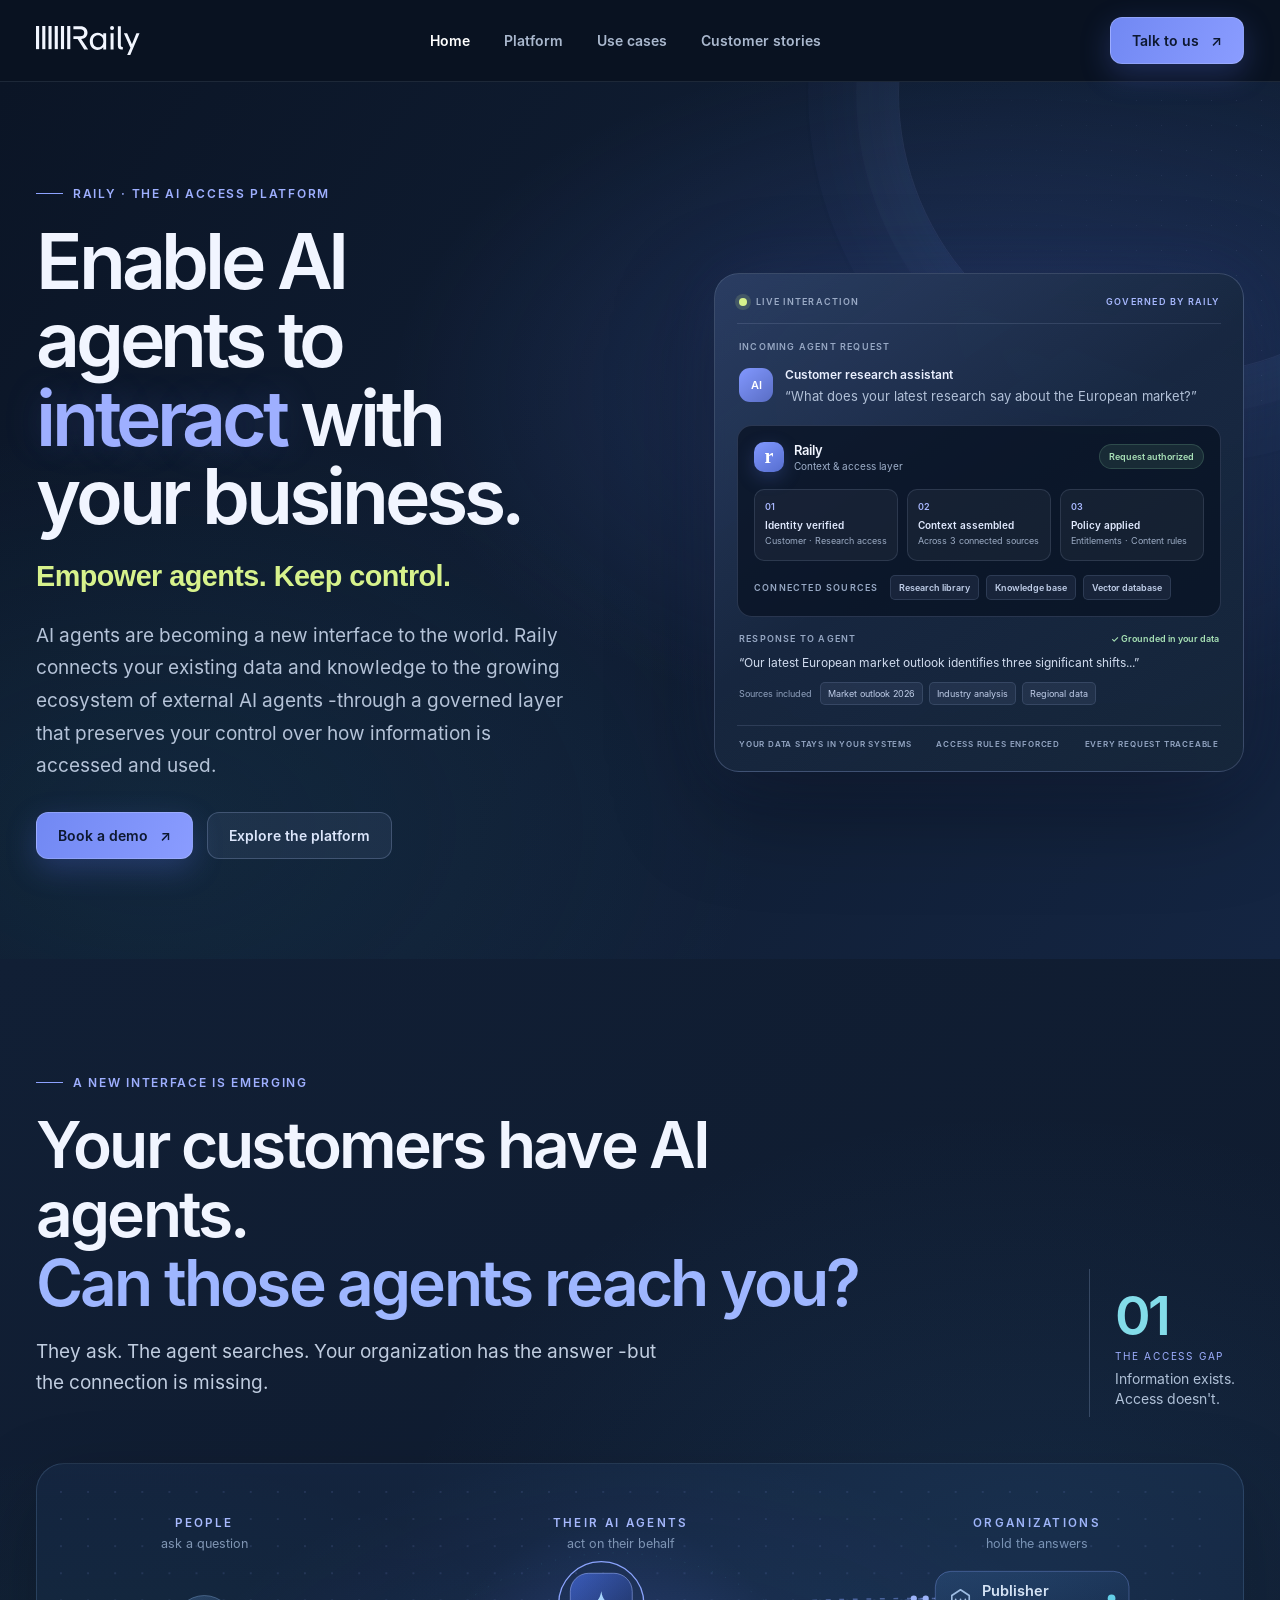
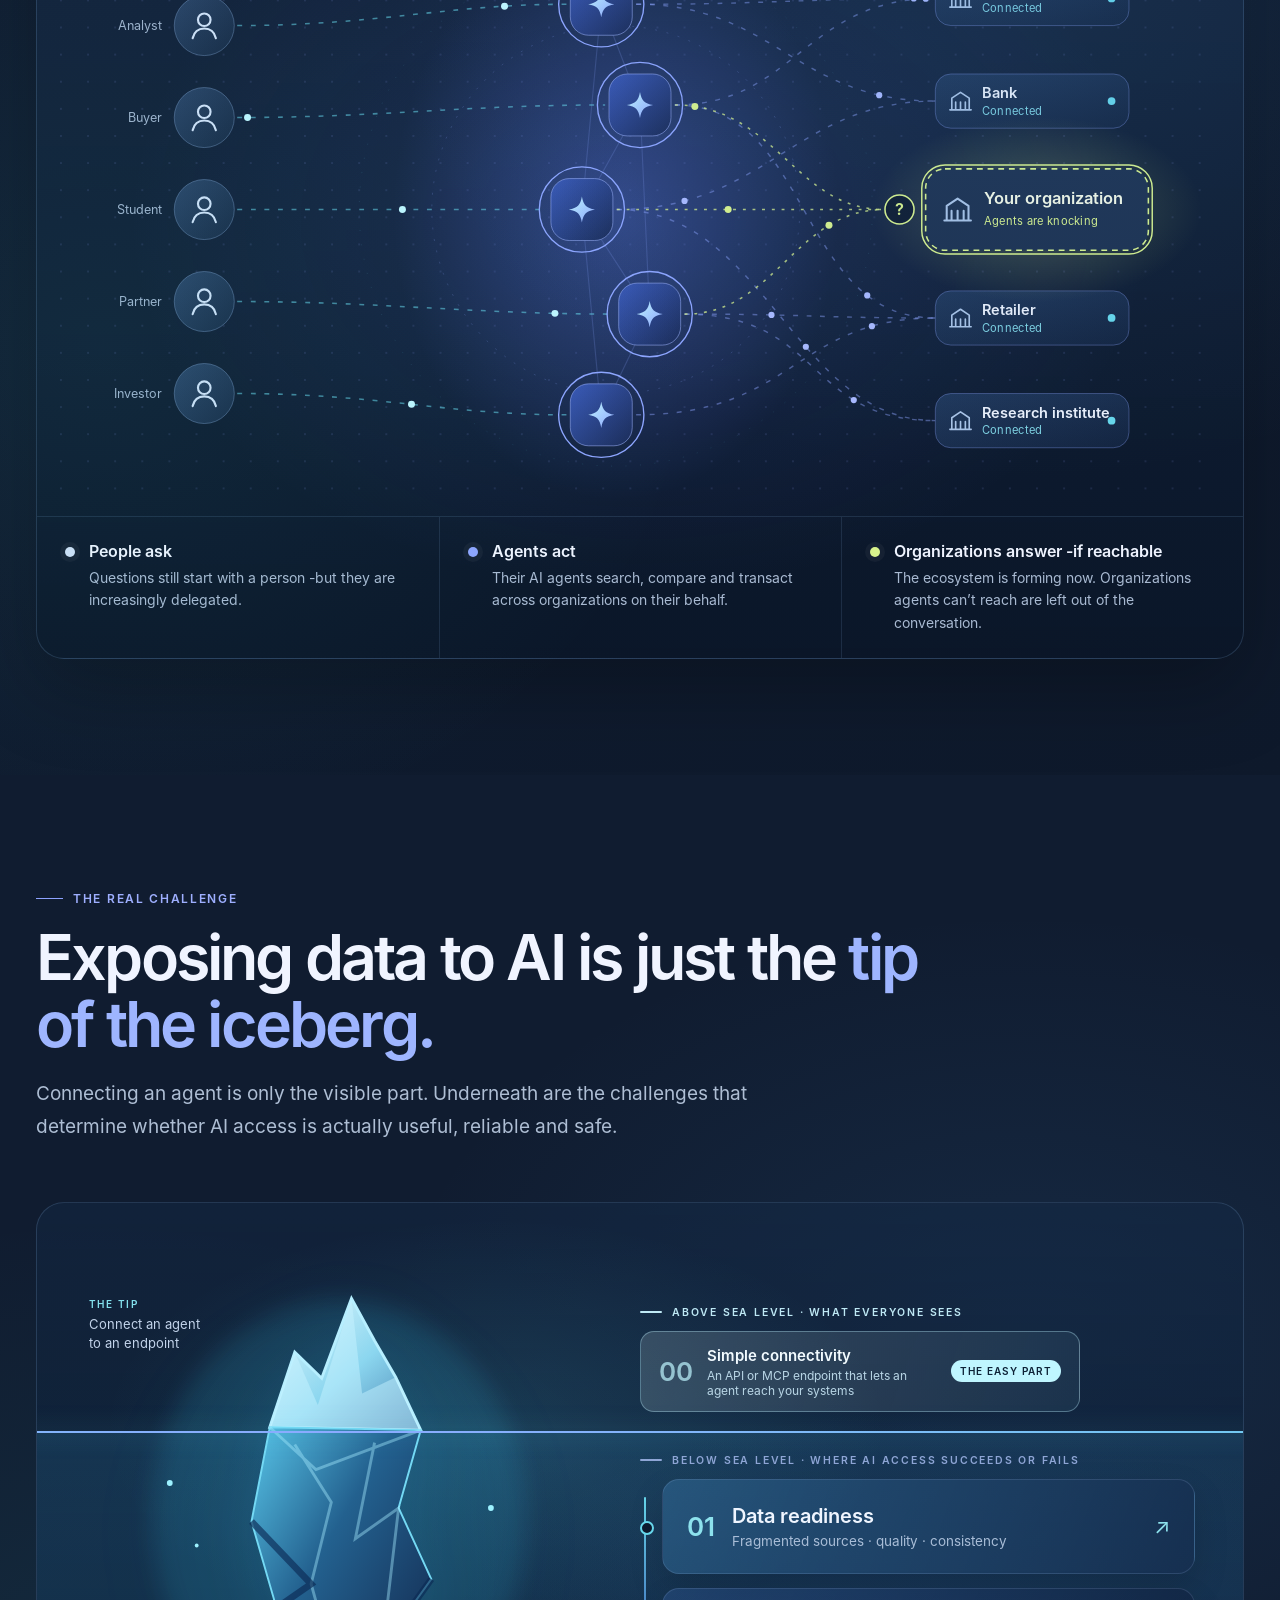
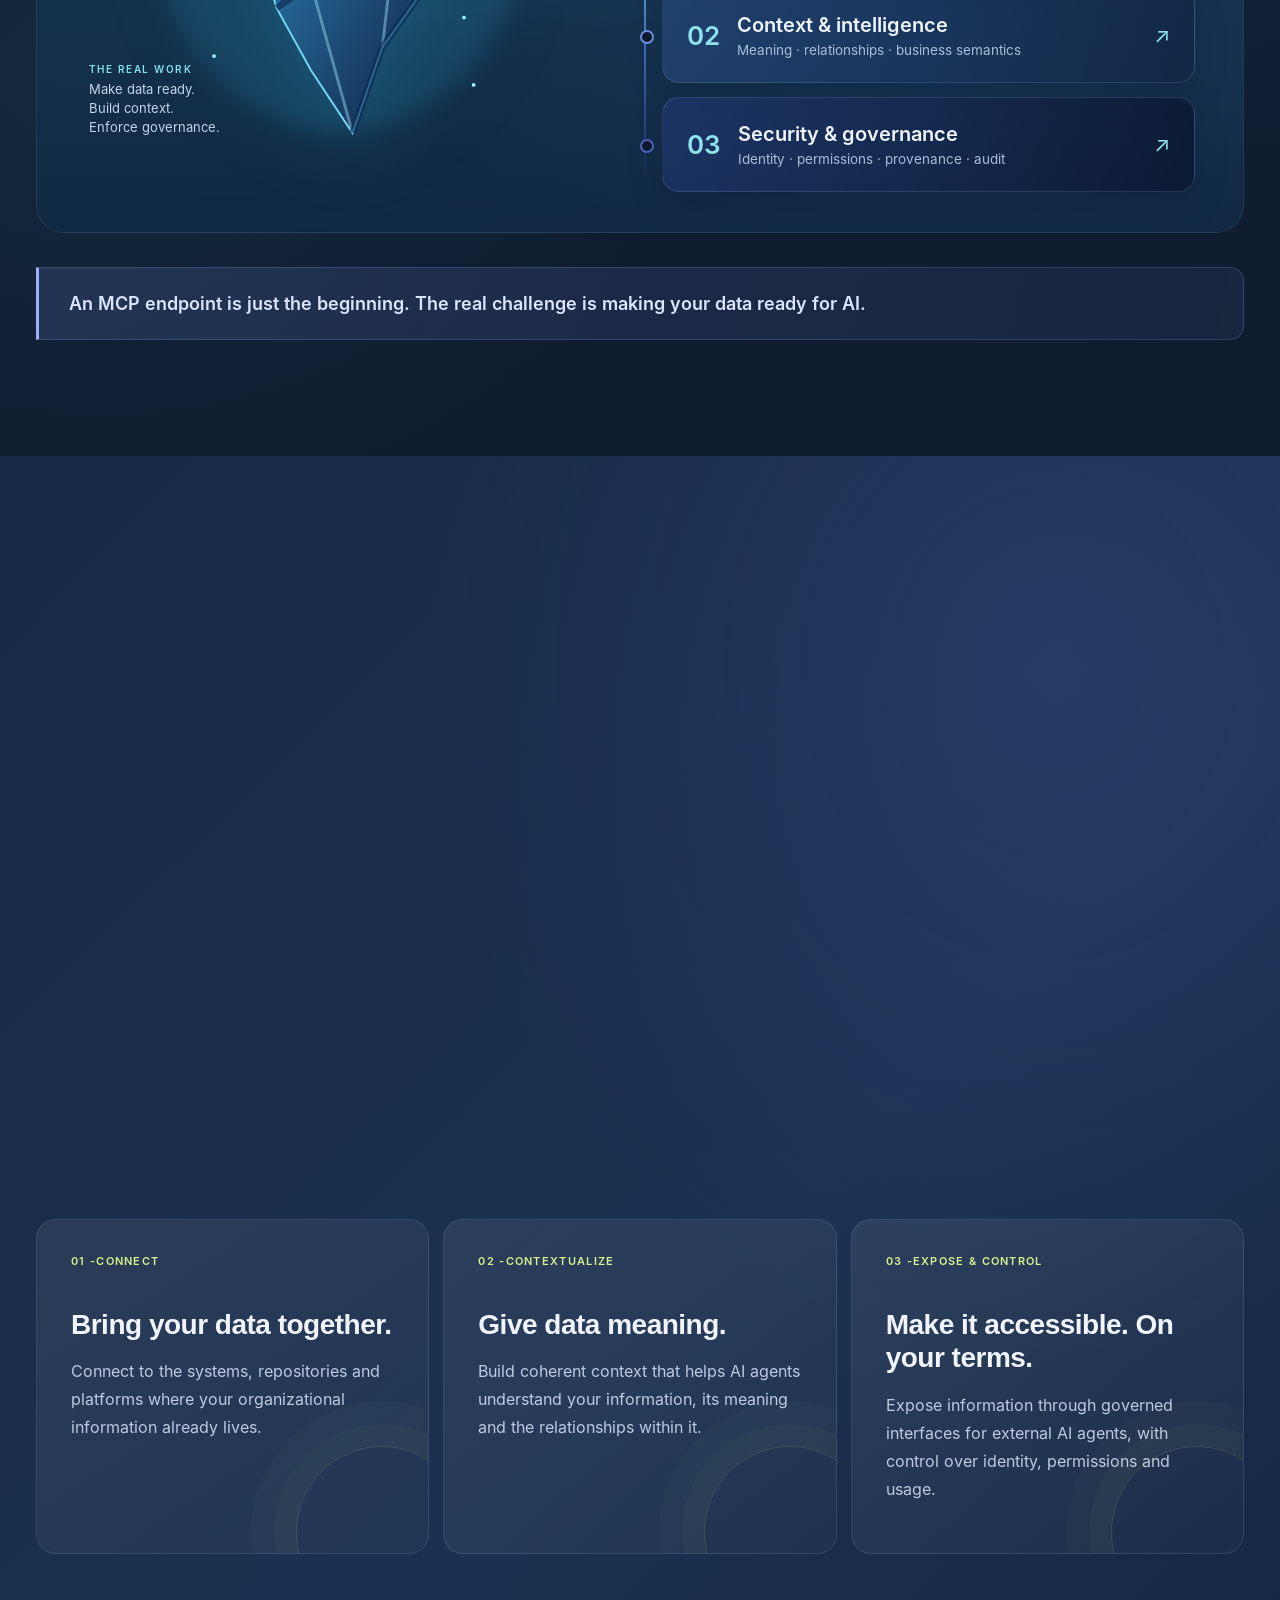
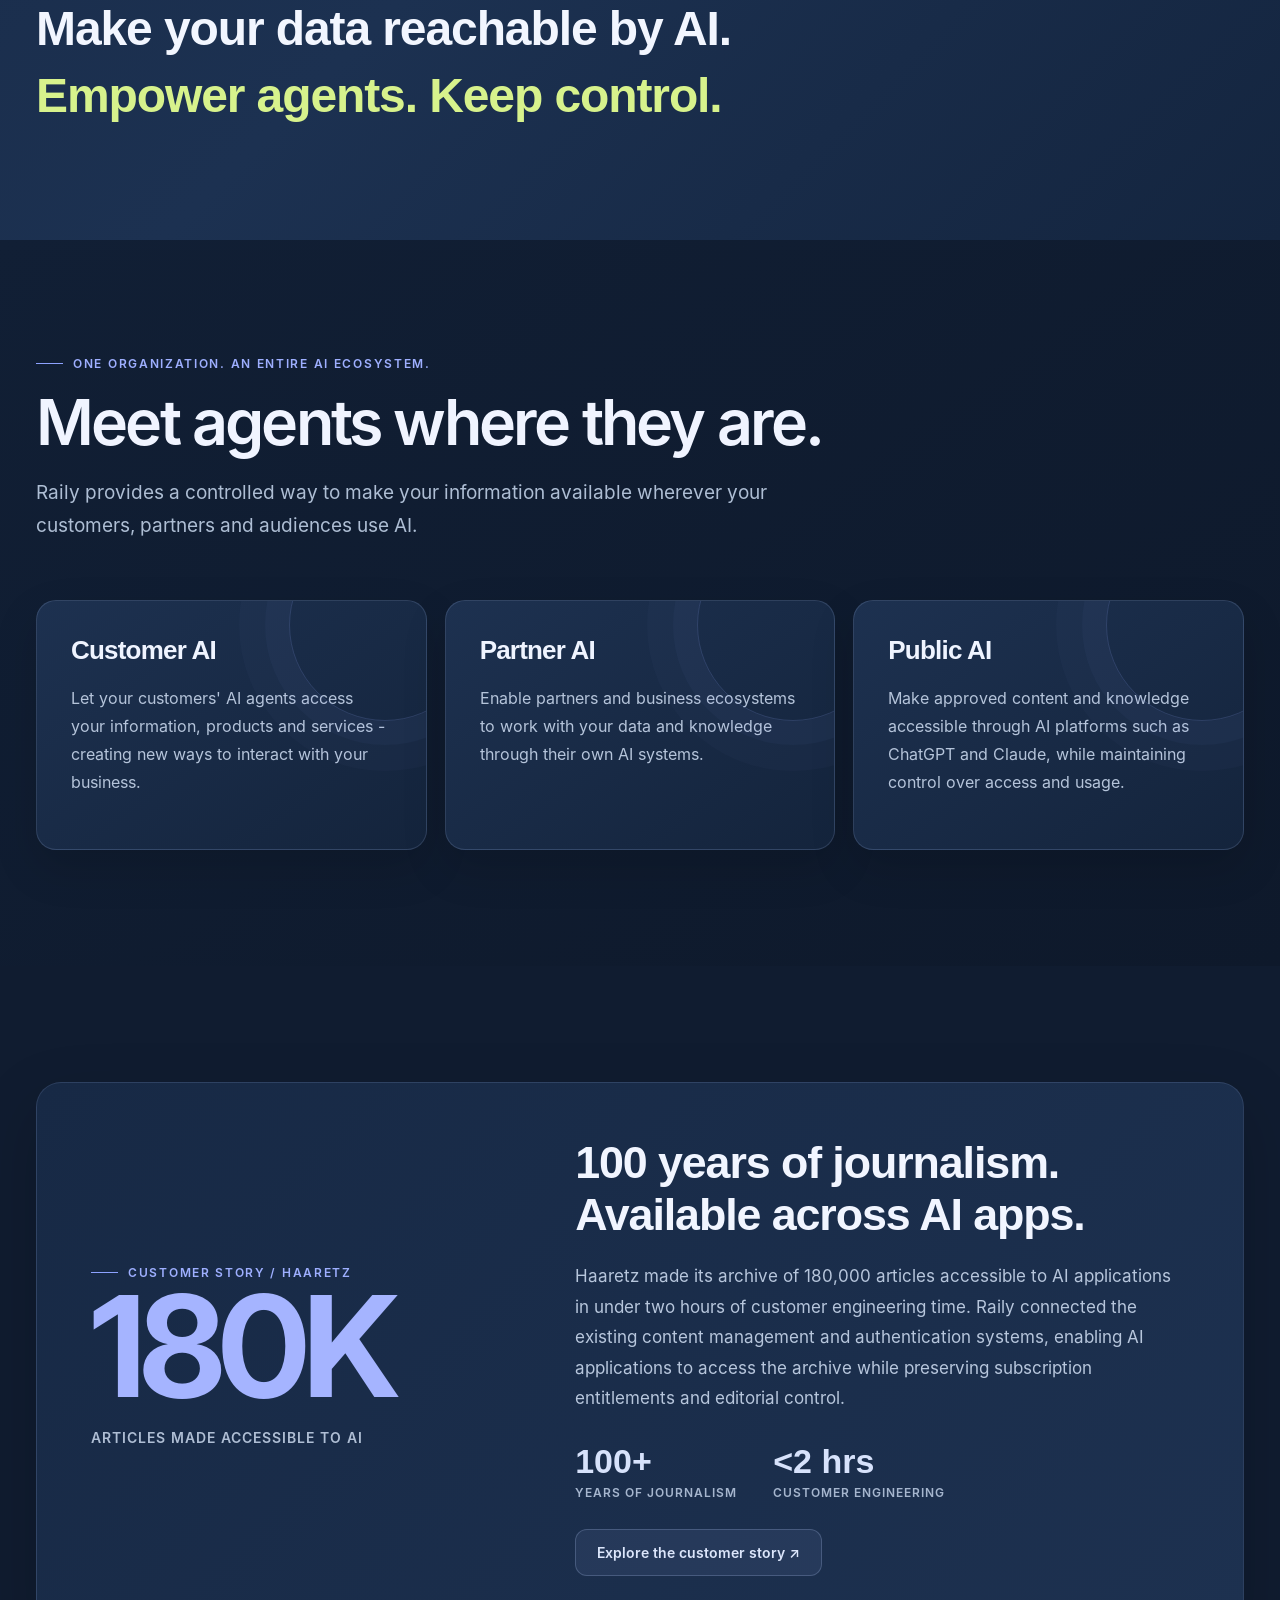
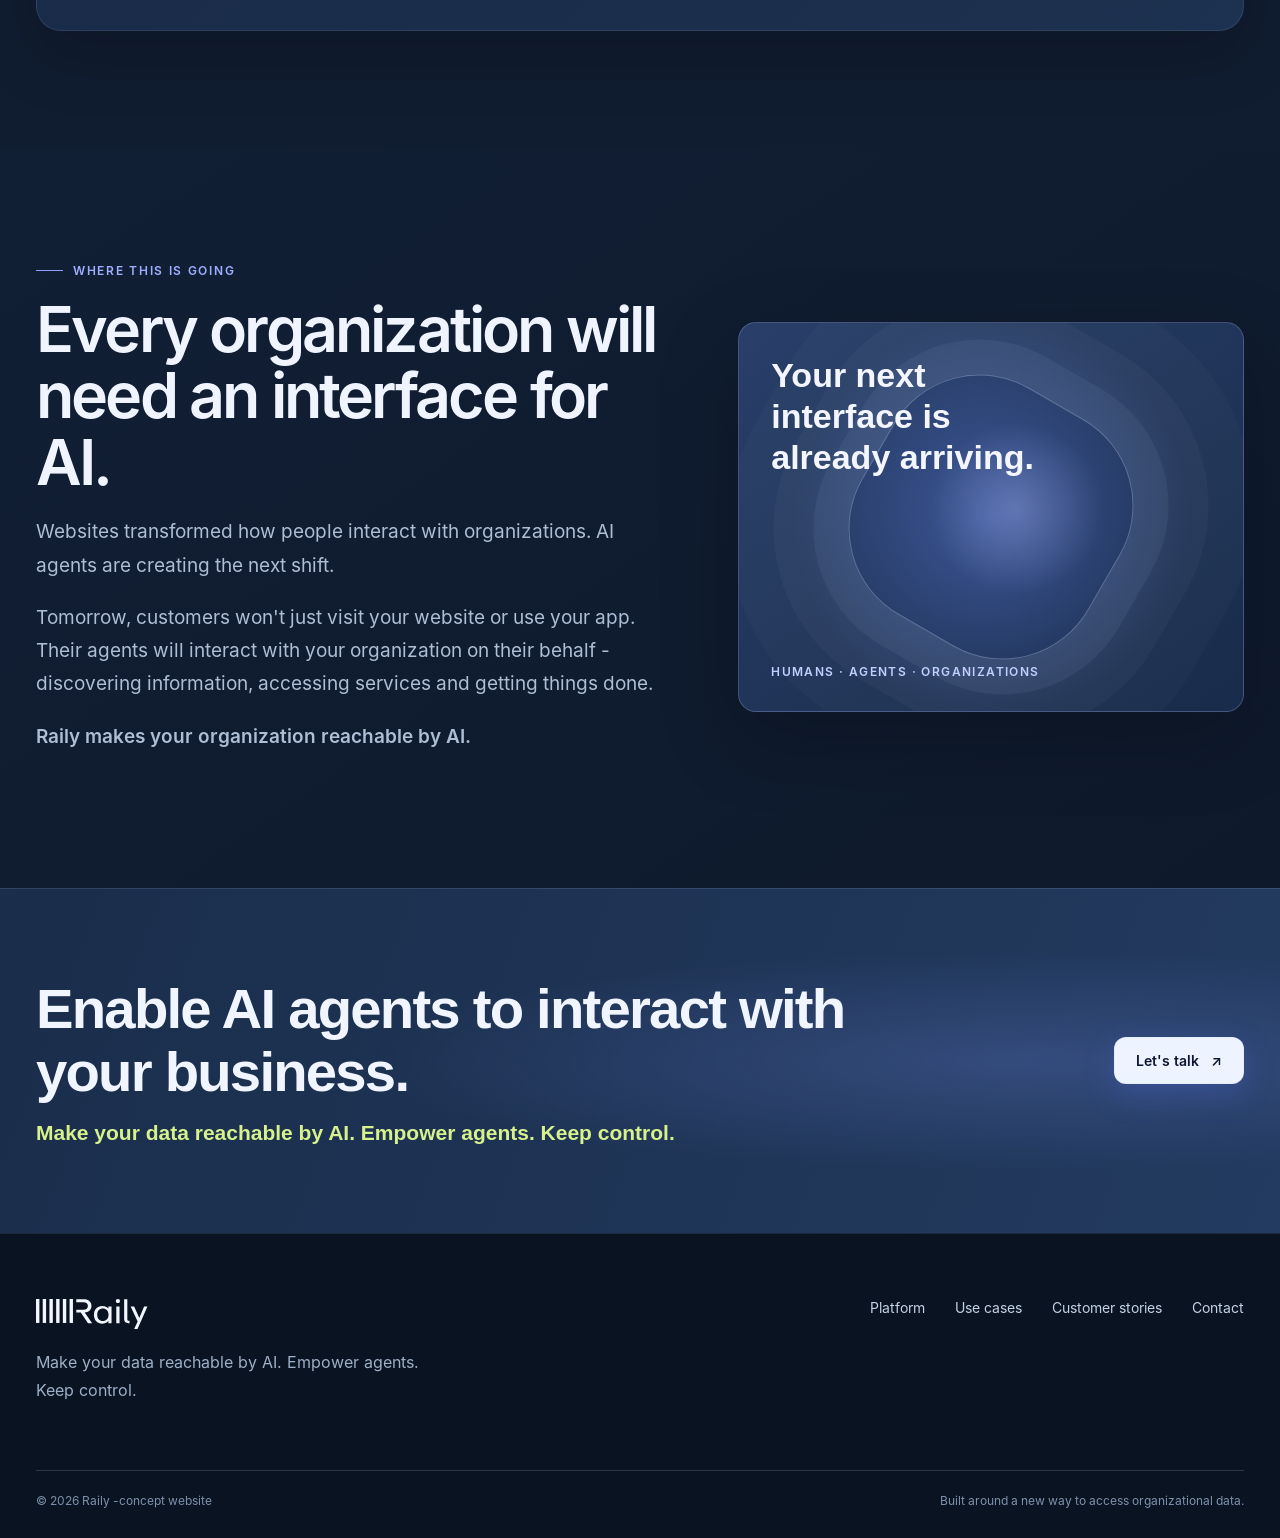
<file: index.html>
<!doctype html><html lang="en"><head><meta charset="utf-8"><meta name="viewport" content="width=device-width,initial-scale=1"><meta name="description" content="Enable AI agents to interact with your business. Raily connects, contextualizes and exposes organizational data through governed access."><title>Raily -Enable AI agents to interact with your business</title><link rel="stylesheet" href="assets/site.css"><link rel="stylesheet" href="assets/v6.css"></head><body>
<header class="topbar"><div class="wrap nav"><a class="brand" href="index.html"><img src="assets/raily-logo.svg" alt="Raily" class="brand-logo" width="104" height="28"></a><button class="menu-toggle" aria-label="Open navigation" aria-expanded="false">☰</button><nav class="navlinks"><a class="active" href="index.html">Home</a><a href="platform.html">Platform</a><a href="use-cases.html">Use cases</a><a href="stories.html">Customer stories</a></nav><a class="nav-cta" href="contact.html">Talk to us <span>↗</span></a></div></header>
<main><section class="hero"><div class="wrap hero-grid"><div class="hero-copy"><div class="eyebrow">Raily · The AI access platform</div><h1>Enable AI agents to <em>interact</em> with your business.</h1><p class="hero-tagline">Empower agents. Keep control.</p><p class="lead">AI agents are becoming a new interface to the world. Raily connects your existing data and knowledge to the growing ecosystem of external AI agents -through a governed layer that preserves your control over how information is accessed and used.</p><div class="actions"><a class="button" href="contact.html">Book a demo <span>↗</span></a><a class="button secondary" href="platform.html">Explore the platform</a></div></div><div class="hero-product" aria-label="Illustration of an AI agent request being handled by Raily with organizational context and access controls">
<div class="product-top"><span class="live-dot"></span><span>LIVE INTERACTION</span><span class="product-top-right">GOVERNED BY RAILY</span></div>
<div class="product-request"><div class="mini-label">INCOMING AGENT REQUEST</div><div class="request-row"><div class="agent-avatar">AI</div><div><strong>Customer research assistant</strong><p>“What does your latest research say about the European market?”</p></div></div></div>
<div class="product-core"><div class="core-brand"><span class="core-mark">r</span><div><strong>Raily</strong><small>Context & access layer</small></div><span class="status-pill">Request authorized</span></div>
<div class="core-grid"><div class="core-step"><span class="step-icon">01</span><strong>Identity verified</strong><small>Customer · Research access</small></div><div class="core-step"><span class="step-icon">02</span><strong>Context assembled</strong><small>Across 3 connected sources</small></div><div class="core-step"><span class="step-icon">03</span><strong>Policy applied</strong><small>Entitlements · Content rules</small></div></div>
<div class="source-strip"><span>CONNECTED SOURCES</span><b>Research library</b><b>Knowledge base</b><b>Vector database</b></div></div>
<div class="product-response"><div class="response-head"><span>RESPONSE TO AGENT</span><span class="verified">✓ Grounded in your data</span></div><p>“Our latest European market outlook identifies three significant shifts...”</p><div class="response-sources"><span>Sources included</span><i>Market outlook 2026</i><i>Industry analysis</i><i>Regional data</i></div></div>
<div class="product-foot"><span>YOUR DATA STAYS IN YOUR SYSTEMS</span><span>ACCESS RULES ENFORCED</span><span>EVERY REQUEST TRACEABLE</span></div>
</div></div></section>
<section class="section white problem-section"><div class="wrap"><div class="problem-intro"><div><div class="eyebrow">A new interface is emerging</div><h2>Your customers have AI agents.<br><span>Can those agents reach you?</span></h2><p>They ask. The agent searches. Your organization has the answer -but the connection is missing.</p></div><div class="problem-stat"><strong>01</strong><span>THE ACCESS GAP</span><small>Information exists.<br>Access doesn't.</small></div></div><div class="eco-scene" role="img" aria-label="Illustration of an emerging ecosystem: people delegate questions to their own AI agents, and those agents connect with many organizations. Several organizations are already connected; agents are still trying to reach your organization.">
<div class="eco-canvas"><svg class="eco-svg" viewBox="0 0 1200 640" aria-hidden="true" focusable="false">
<defs>
<pattern id="ecoDots" width="28" height="28" patternUnits="userSpaceOnUse"><circle cx="2" cy="2" r="1" fill="#8ea5ff" opacity=".16"/></pattern>
<radialGradient id="ecoGlow" cx="50%" cy="50%" r="50%"><stop offset="0" stop-color="#5f7cf0" stop-opacity=".35"/><stop offset="1" stop-color="#5f7cf0" stop-opacity="0"/></radialGradient>
<radialGradient id="ecoOrgGlow" cx="50%" cy="50%" r="50%"><stop offset="0" stop-color="#d7f28c" stop-opacity=".26"/><stop offset="1" stop-color="#d7f28c" stop-opacity="0"/></radialGradient>
<linearGradient id="personFill" x1="0" y1="0" x2="1" y2="1"><stop stop-color="#2b4569"/><stop offset="1" stop-color="#172a45"/></linearGradient>
<linearGradient id="agentFill" x1="0" y1="0" x2="1" y2="1"><stop stop-color="#3a59b8"/><stop offset="1" stop-color="#1b2c58"/></linearGradient>
<linearGradient id="sparkFill" x1="0" y1="0" x2="1" y2="1"><stop stop-color="#bff6ff"/><stop offset="1" stop-color="#8ea5ff"/></linearGradient>
<linearGradient id="orgFill" x1="0" y1="0" x2="1" y2="1"><stop stop-color="#20385c"/><stop offset="1" stop-color="#132440"/></linearGradient>
<symbol id="icoPerson" viewBox="-20 -20 40 40"><circle cx="0" cy="-6" r="6.5" fill="none" stroke="#cfe0f7" stroke-width="2.2"/><path d="M-12 13c1.6-7 6.4-10 12-10s10.4 3 12 10" fill="none" stroke="#cfe0f7" stroke-width="2.2" stroke-linecap="round"/></symbol>
<symbol id="icoSpark" viewBox="-20 -20 40 40"><path d="M0-15C1.8-5 5-1.8 15 0 5 1.8 1.8 5 0 15-1.8 5-5 1.8-15 0-5-1.8-1.8-5 0-15Z" fill="url(#sparkFill)"/></symbol>
<symbol id="icoOrg" viewBox="-12 -12 24 24"><path d="M-9 9V-3l9-6 9 6V9M-5 9V1M0 9V1M5 9V1M-11 9h22" fill="none" stroke="#a9c3e6" stroke-width="1.7" stroke-linecap="round" stroke-linejoin="round"/></symbol>
<path id="pa1" d="M184 140C330 140 400 118 524 118"/>
<path id="pa2" d="M184 235C330 235 420 222 564 222"/>
<path id="pa3" d="M184 330C330 330 380 330 504 330"/>
<path id="pa4" d="M184 425C330 425 430 438 574 438"/>
<path id="pa5" d="M184 520C330 520 400 542 524 542"/>
<path id="ol1" d="M596 118C740 118 760 112 905 112"/>
<path id="ol2" d="M596 118C740 118 760 218 905 218"/>
<path id="ol3" d="M636 222C760 222 770 112 905 112"/>
<path id="ol4" d="M636 222C780 222 760 442 905 442"/>
<path id="ol5" d="M576 330C730 330 760 218 905 218"/>
<path id="ol6" d="M576 330C730 330 760 548 905 548"/>
<path id="ol7" d="M646 438C780 438 780 442 905 442"/>
<path id="ol8" d="M646 438C790 438 770 548 905 548"/>
<path id="ol9" d="M596 542C760 542 760 442 905 442"/>
<path id="ry1" d="M636 222C740 222 760 330 852 330"/>
<path id="ry2" d="M576 330C700 330 760 330 852 330"/>
<path id="ry3" d="M646 438C740 438 760 330 852 330"/>
</defs>
<rect width="1200" height="640" fill="url(#ecoDots)"/>
<ellipse cx="575" cy="330" rx="230" ry="300" fill="url(#ecoGlow)"/>
<g class="eco-rings"><circle class="ring-a" cx="575" cy="330" r="190" fill="none" stroke="#8ea5ff" stroke-opacity=".22" stroke-dasharray="2 10"/><circle class="ring-b" cx="575" cy="330" r="265" fill="none" stroke="#67d7eb" stroke-opacity=".14" stroke-dasharray="1 14"/></g>
<g class="eco-heads">
<text x="150" y="38" text-anchor="middle" class="eco-col">PEOPLE</text><text x="150" y="60" text-anchor="middle" class="eco-colsub">ask a question</text>
<text x="580" y="38" text-anchor="middle" class="eco-col">THEIR AI AGENTS</text><text x="580" y="60" text-anchor="middle" class="eco-colsub">act on their behalf</text>
<text x="1010" y="38" text-anchor="middle" class="eco-col">ORGANIZATIONS</text><text x="1010" y="60" text-anchor="middle" class="eco-colsub">hold the answers</text>
</g>
<g class="eco-mesh" stroke="#8ea5ff" stroke-opacity=".2" stroke-width="1.2" fill="none"><path d="M560 118L600 222L540 330L610 438L560 542"/><path d="M560 118L540 330L560 542M600 222L610 438"/></g>
<g class="eco-links personal" fill="none" stroke="#67d7eb" stroke-width="1.6"><use href="#pa1"/><use href="#pa2"/><use href="#pa3"/><use href="#pa4"/><use href="#pa5"/></g>
<g class="eco-links org" fill="none" stroke="#8ea5ff" stroke-width="1.5"><use href="#ol1"/><use href="#ol2"/><use href="#ol3"/><use href="#ol4"/><use href="#ol5"/><use href="#ol6"/><use href="#ol7"/><use href="#ol8"/><use href="#ol9"/></g>
<g class="eco-links reach" fill="none" stroke="#d7f28c" stroke-width="1.6"><use href="#ry1"/><use href="#ry2"/><use href="#ry3"/></g>
<g class="eco-packets">
<circle r="3.6" fill="#bff6ff"><animateMotion dur="3.2s" repeatCount="indefinite"><mpath href="#pa1"/></animateMotion></circle>
<circle r="3.6" fill="#bff6ff"><animateMotion dur="3.6s" begin="-1.1s" repeatCount="indefinite"><mpath href="#pa2"/></animateMotion></circle>
<circle r="3.6" fill="#bff6ff"><animateMotion dur="3s" begin="-2s" repeatCount="indefinite"><mpath href="#pa3"/></animateMotion></circle>
<circle r="3.6" fill="#bff6ff"><animateMotion dur="3.8s" begin="-.6s" repeatCount="indefinite"><mpath href="#pa4"/></animateMotion></circle>
<circle r="3.6" fill="#bff6ff"><animateMotion dur="3.4s" begin="-2.6s" repeatCount="indefinite"><mpath href="#pa5"/></animateMotion></circle>
<circle r="3.2" fill="#a9b9ff"><animateMotion dur="2.8s" repeatCount="indefinite"><mpath href="#ol1"/></animateMotion></circle>
<circle r="3.2" fill="#a9b9ff"><animateMotion dur="3.4s" begin="-1.4s" repeatCount="indefinite" keyPoints="1;0" keyTimes="0;1" calcMode="linear"><mpath href="#ol2"/></animateMotion></circle>
<circle r="3.2" fill="#a9b9ff"><animateMotion dur="3.1s" begin="-.4s" repeatCount="indefinite"><mpath href="#ol3"/></animateMotion></circle>
<circle r="3.2" fill="#a9b9ff"><animateMotion dur="3.9s" begin="-2.1s" repeatCount="indefinite" keyPoints="1;0" keyTimes="0;1" calcMode="linear"><mpath href="#ol4"/></animateMotion></circle>
<circle r="3.2" fill="#a9b9ff"><animateMotion dur="3s" begin="-1s" repeatCount="indefinite"><mpath href="#ol5"/></animateMotion></circle>
<circle r="3.2" fill="#a9b9ff"><animateMotion dur="3.6s" begin="-2.4s" repeatCount="indefinite" keyPoints="1;0" keyTimes="0;1" calcMode="linear"><mpath href="#ol6"/></animateMotion></circle>
<circle r="3.2" fill="#a9b9ff"><animateMotion dur="2.6s" begin="-.9s" repeatCount="indefinite"><mpath href="#ol7"/></animateMotion></circle>
<circle r="3.2" fill="#a9b9ff"><animateMotion dur="3.3s" begin="-1.7s" repeatCount="indefinite" keyPoints="1;0" keyTimes="0;1" calcMode="linear"><mpath href="#ol8"/></animateMotion></circle>
<circle r="3.2" fill="#a9b9ff"><animateMotion dur="3.5s" begin="-.2s" repeatCount="indefinite"><mpath href="#ol9"/></animateMotion></circle>
<circle r="3.6" fill="#d7f28c"><animateMotion dur="2.4s" repeatCount="indefinite"><mpath href="#ry1"/></animateMotion></circle>
<circle r="3.6" fill="#d7f28c"><animateMotion dur="2.4s" begin="-.8s" repeatCount="indefinite"><mpath href="#ry2"/></animateMotion></circle>
<circle r="3.6" fill="#d7f28c"><animateMotion dur="2.4s" begin="-1.6s" repeatCount="indefinite"><mpath href="#ry3"/></animateMotion></circle>
</g>
<g class="eco-people">
<g transform="translate(150 140)"><circle r="31" fill="url(#personFill)" stroke="#6f8db8" stroke-opacity=".5"/><use href="#icoPerson" x="-20" y="-20" width="40" height="40"/><text x="-44" y="5" text-anchor="end" class="eco-tag">Analyst</text></g>
<g transform="translate(150 235)"><circle r="31" fill="url(#personFill)" stroke="#6f8db8" stroke-opacity=".5"/><use href="#icoPerson" x="-20" y="-20" width="40" height="40"/><text x="-44" y="5" text-anchor="end" class="eco-tag">Buyer</text></g>
<g transform="translate(150 330)"><circle r="31" fill="url(#personFill)" stroke="#6f8db8" stroke-opacity=".5"/><use href="#icoPerson" x="-20" y="-20" width="40" height="40"/><text x="-44" y="5" text-anchor="end" class="eco-tag">Student</text></g>
<g transform="translate(150 425)"><circle r="31" fill="url(#personFill)" stroke="#6f8db8" stroke-opacity=".5"/><use href="#icoPerson" x="-20" y="-20" width="40" height="40"/><text x="-44" y="5" text-anchor="end" class="eco-tag">Partner</text></g>
<g transform="translate(150 520)"><circle r="31" fill="url(#personFill)" stroke="#6f8db8" stroke-opacity=".5"/><use href="#icoPerson" x="-20" y="-20" width="40" height="40"/><text x="-44" y="5" text-anchor="end" class="eco-tag">Investor</text></g>
</g>
<g class="eco-agents">
<g transform="translate(560 118)"><circle class="agent-halo" r="44" fill="none" stroke="#8ea5ff"/><rect x="-32" y="-32" width="64" height="64" rx="19" fill="url(#agentFill)" stroke="#9fb3ff" stroke-opacity=".55"/><use href="#icoSpark" x="-18" y="-18" width="36" height="36"/></g>
<g transform="translate(600 222)"><circle class="agent-halo d1" r="44" fill="none" stroke="#8ea5ff"/><rect x="-32" y="-32" width="64" height="64" rx="19" fill="url(#agentFill)" stroke="#9fb3ff" stroke-opacity=".55"/><use href="#icoSpark" x="-18" y="-18" width="36" height="36"/></g>
<g transform="translate(540 330)"><circle class="agent-halo d2" r="44" fill="none" stroke="#8ea5ff"/><rect x="-32" y="-32" width="64" height="64" rx="19" fill="url(#agentFill)" stroke="#9fb3ff" stroke-opacity=".55"/><use href="#icoSpark" x="-18" y="-18" width="36" height="36"/></g>
<g transform="translate(610 438)"><circle class="agent-halo d3" r="44" fill="none" stroke="#8ea5ff"/><rect x="-32" y="-32" width="64" height="64" rx="19" fill="url(#agentFill)" stroke="#9fb3ff" stroke-opacity=".55"/><use href="#icoSpark" x="-18" y="-18" width="36" height="36"/></g>
<g transform="translate(560 542)"><circle class="agent-halo d4" r="44" fill="none" stroke="#8ea5ff"/><rect x="-32" y="-32" width="64" height="64" rx="19" fill="url(#agentFill)" stroke="#9fb3ff" stroke-opacity=".55"/><use href="#icoSpark" x="-18" y="-18" width="36" height="36"/></g>
</g>
<g class="eco-bubbles">
<g class="bubble b1" transform="translate(236 72)"><rect width="236" height="34" rx="17" fill="#1b2f4f" stroke="#67d7eb" stroke-opacity=".45"/><text x="16" y="22" class="eco-bubble">“What’s the latest EU outlook?”</text></g>
<g class="bubble b2" transform="translate(236 574)"><rect width="236" height="34" rx="17" fill="#1b2f4f" stroke="#67d7eb" stroke-opacity=".45"/><text x="16" y="22" class="eco-bubble">“Compare supplier terms for me”</text></g>
<g class="bubble b3" transform="translate(664 60)"><rect width="196" height="34" rx="17" fill="#1f2f5a" stroke="#8ea5ff" stroke-opacity=".5"/><text x="16" y="22" class="eco-bubble">Searching 4 sources…</text></g>
</g>
<g class="eco-orgs">
<g transform="translate(905 84)"><rect width="200" height="56" rx="16" fill="url(#orgFill)" stroke="#8ea5ff" stroke-opacity=".35"/><use href="#icoOrg" x="14" y="16" width="24" height="24"/><text x="48" y="25" class="eco-org">Publisher</text><text x="48" y="42" class="eco-orgsub">Connected</text><circle cx="182" cy="28" r="4" fill="#67d7eb"/></g>
<g transform="translate(905 190)"><rect width="200" height="56" rx="16" fill="url(#orgFill)" stroke="#8ea5ff" stroke-opacity=".35"/><use href="#icoOrg" x="14" y="16" width="24" height="24"/><text x="48" y="25" class="eco-org">Bank</text><text x="48" y="42" class="eco-orgsub">Connected</text><circle cx="182" cy="28" r="4" fill="#67d7eb"/></g>
<g transform="translate(905 414)"><rect width="200" height="56" rx="16" fill="url(#orgFill)" stroke="#8ea5ff" stroke-opacity=".35"/><use href="#icoOrg" x="14" y="16" width="24" height="24"/><text x="48" y="25" class="eco-org">Retailer</text><text x="48" y="42" class="eco-orgsub">Connected</text><circle cx="182" cy="28" r="4" fill="#67d7eb"/></g>
<g transform="translate(905 520)"><rect width="200" height="56" rx="16" fill="url(#orgFill)" stroke="#8ea5ff" stroke-opacity=".35"/><use href="#icoOrg" x="14" y="16" width="24" height="24"/><text x="48" y="25" class="eco-org">Research institute</text><text x="48" y="42" class="eco-orgsub">Connected</text><circle cx="182" cy="28" r="4" fill="#67d7eb"/></g>
<g class="your-org" transform="translate(895 288)">
<ellipse cx="115" cy="42" rx="170" ry="96" fill="url(#ecoOrgGlow)"/>
<rect class="your-org-pulse" x="-4" y="-4" width="238" height="92" rx="24" fill="none" stroke="#d7f28c"/>
<rect width="230" height="84" rx="20" fill="#1d3150" stroke="#d7f28c" stroke-width="1.6" stroke-dasharray="6 5"/>
<use href="#icoOrg" x="18" y="27" width="30" height="30"/>
<text x="60" y="36" class="eco-org you">Your organization</text>
<text x="60" y="58" class="eco-orgsub you">Agents are knocking</text>
<circle cx="-27" cy="42" r="15" fill="#0f1c31" stroke="#d7f28c" stroke-width="1.6"/><text x="-27" y="48" text-anchor="middle" class="eco-q">?</text>
</g>
</g>
</svg></div>
<div class="eco-legend">
<div class="eco-step"><span class="eco-step-dot people"></span><div><b>People ask</b><p>Questions still start with a person -but they are increasingly delegated.</p></div></div>
<div class="eco-step"><span class="eco-step-dot agents"></span><div><b>Agents act</b><p>Their AI agents search, compare and transact across organizations on their behalf.</p></div></div>
<div class="eco-step"><span class="eco-step-dot orgs"></span><div><b>Organizations answer -if reachable</b><p>The ecosystem is forming now. Organizations agents can’t reach are left out of the conversation.</p></div></div>
</div>
</div>
</div></section>
<section class="section iceberg-section"><div class="wrap"><div class="section-head"><div class="eyebrow">The real challenge</div><h2>Exposing data to AI is just the <em>tip of the iceberg.</em></h2><p>Connecting an agent is only the visible part. Underneath are the challenges that determine whether AI access is actually useful, reliable and safe.</p></div><div class="iceberg-art v6-ice"><div class="iceberg-visual"><div class="iceberg-waterline" aria-hidden="true"></div><svg viewBox="0 0 520 570" role="img" aria-label="An iceberg with a small visible tip and a much larger submerged structure"><defs><linearGradient id="iceTop" x1="0" y1="0" x2="1" y2="1"><stop stop-color="#e9fbff"/><stop offset=".55" stop-color="#8bd6ef"/><stop offset="1" stop-color="#477fae"/></linearGradient><linearGradient id="iceDeep" x1="0" y1="0" x2="1" y2="1"><stop stop-color="#58c5e8"/><stop offset=".4" stop-color="#23618f"/><stop offset="1" stop-color="#101f43"/></linearGradient><filter id="iceGlow"><feGaussianBlur stdDeviation="12"/></filter></defs><ellipse cx="260" cy="295" rx="195" ry="225" fill="#37c8ee" opacity=".13" filter="url(#iceGlow)"/><path d="M188 202 L214 124 L242 151 L273 68 L297 112 L319 150 L345 205 Z" fill="url(#iceTop)" stroke="#b7efff" stroke-width="3"/><path d="M188 202 L214 124 L238 179 L273 68 L284 167 L319 150 L345 205 Z" fill="#c7f2ff" opacity=".48"/><path d="M188 202 L345 205 L322 286 L356 360 L305 431 L274 520 L231 455 L195 390 L169 300 Z" fill="url(#iceDeep)" stroke="#74d9f4" stroke-width="2"/><path d="M214 220 L252 280 L231 365 L274 520 M297 218 L277 318 L322 286 L305 431 M188 202 L236 246 L345 205" fill="none" stroke="#a8edff" stroke-opacity=".42" stroke-width="3"/><path d="M169 300 L231 365 L195 390 M356 360 L305 431 L274 520" fill="none" stroke="#0b2a55" stroke-opacity=".65" stroke-width="7"/><g fill="#9df2ff"><circle cx="84" cy="260" r="3"/><circle cx="112" cy="325" r="2"/><circle cx="418" cy="286" r="3"/><circle cx="390" cy="400" r="2"/><circle cx="130" cy="440" r="2"/><circle cx="400" cy="470" r="2"/></g></svg><div class="ice-label label-visible"><b>THE TIP</b><span>Connect an agent<br>to an endpoint</span></div><div class="ice-label label-deep"><b>THE REAL WORK</b><span>Make data ready.<br>Build context.<br>Enforce governance.</span></div></div><div class="ice-stack">
<div class="ice-above">
<div class="ice-zone"><span class="zone-tick"></span>Above sea level · what everyone sees</div>
<article class="ice-surface"><span class="layer-index">00</span><div><b>Simple connectivity</b><p>An API or MCP endpoint that lets an agent reach your systems</p></div><span class="surface-tag">The easy part</span></article>
</div>
<div class="ice-divider" aria-hidden="true"><span>Sea level</span></div>
<div class="ice-below">
<div class="ice-zone deep"><span class="zone-tick"></span>Below sea level · where AI access succeeds or fails</div>
<div class="ice-depths">
<article class="ice-layer layer-readiness"><span class="layer-index">01</span><div><b>Data readiness</b><p>Fragmented sources · quality · consistency</p></div><i aria-hidden="true">↗</i></article>
<article class="ice-layer layer-context"><span class="layer-index">02</span><div><b>Context &amp; intelligence</b><p>Meaning · relationships · business semantics</p></div><i aria-hidden="true">↗</i></article>
<article class="ice-layer layer-governance"><span class="layer-index">03</span><div><b>Security &amp; governance</b><p>Identity · permissions · provenance · audit</p></div><i aria-hidden="true">↗</i></article>
</div>
</div>
</div>
</div><div class="callout">An MCP endpoint is just the beginning. The real challenge is making your data ready for AI.</div></div></section>
<section class="section dark"><div class="wrap"><div class="section-head"><div class="eyebrow">Meet Raily</div><h2>Your gateway to the AI world.</h2><p>Raily connects your existing data to the external AI ecosystem. It transforms fragmented information into coherent context that AI agents can access and use -while your organization retains control over access, permissions and usage.</p></div><div class="solution-flow"><div class="solution-sources"><span class="source-orb">DB</span><span class="source-orb">文</span><span class="source-orb">▦</span><span class="source-orb">◇</span><small>YOUR EXISTING DATA</small></div><div class="solution-beam"><i></i><i></i><i></i></div><div class="solution-hub"><div class="hub-rings"><span></span><span></span><span></span><b>r</b></div><strong>Raily</strong><small>AI access platform</small><div class="hub-pills"><span>Context</span><span>Identity</span><span>Policies</span></div></div><div class="solution-beam beam-out"><i></i><i></i><i></i></div><div class="solution-agents"><div class="agent-orb">✳</div><b>AI ecosystem</b><small>Customer · Partner · Public</small><div class="agent-chips"><span>AI apps</span><span>Agents</span><span>MCP / API</span></div></div></div><div class="steps"><article class="step"><div class="stepno">01 -CONNECT</div><h3>Bring your data together.</h3><p>Connect to the systems, repositories and platforms where your organizational information already lives.</p></article><article class="step"><div class="stepno">02 -CONTEXTUALIZE</div><h3>Give data meaning.</h3><p>Build coherent context that helps AI agents understand your information, its meaning and the relationships within it.</p></article><article class="step"><div class="stepno">03 -EXPOSE & CONTROL</div><h3>Make it accessible. On your terms.</h3><p>Expose information through governed interfaces for external AI agents, with control over identity, permissions and usage.</p></article></div><div style="padding-top:46px"><p class="tagline">Make your data reachable by AI. <span>Empower agents. Keep control.</span></p></div></div></section>
<section class="section white"><div class="wrap"><div class="section-head"><div class="eyebrow">One organization. An entire AI ecosystem.</div><h2>Meet agents where they are.</h2><p>Raily provides a controlled way to make your information available wherever your customers, partners and audiences use AI.</p></div><div class="ecosystem"><article class="eco"><h3>Customer AI</h3><p>Let your customers' AI agents access your information, products and services -creating new ways to interact with your business.</p></article><article class="eco"><h3>Partner AI</h3><p>Enable partners and business ecosystems to work with your data and knowledge through their own AI systems.</p></article><article class="eco"><h3>Public AI</h3><p>Make approved content and knowledge accessible through AI platforms such as ChatGPT and Claude, while maintaining control over access and usage.</p></article></div></div></section>
<section class="section"><div class="wrap proof"><div><div class="eyebrow">Customer story / Haaretz</div><div class="proof-number">180K<small>articles made accessible to AI</small></div></div><div><h3>100 years of journalism. Available across AI apps.</h3><p>Haaretz made its archive of 180,000 articles accessible to AI applications in under two hours of customer engineering time. Raily connected the existing content management and authentication systems, enabling AI applications to access the archive while preserving subscription entitlements and editorial control.</p><div class="proof-metrics"><div class="metric"><strong>100+</strong><span>Years of journalism</span></div><div class="metric"><strong>&lt;2 hrs</strong><span>Customer engineering</span></div></div><a class="button secondary" href="stories.html">Explore the customer story ↗</a></div></div></section>
<section class="section white"><div class="wrap vision"><div><div class="eyebrow">Where this is going</div><h2>Every organization will need an interface for AI.</h2><p class="body">Websites transformed how people interact with organizations. AI agents are creating the next shift.</p><p class="body">Tomorrow, customers won't just visit your website or use your app. Their agents will interact with your organization on their behalf -discovering information, accessing services and getting things done.</p><p class="body"><strong>Raily makes your organization reachable by AI.</strong></p></div><div class="vision-art"><strong>Your next interface is already arriving.</strong><span>HUMANS · AGENTS · ORGANIZATIONS</span></div></div></section>
<section class="final-cta"><div class="wrap final-cta-inner"><div><h2>Enable AI agents to interact with your business.</h2><p>Make your data reachable by AI. Empower agents. Keep control.</p></div><a class="button" href="contact.html">Let's talk <span>↗</span></a></div></section></main>
<footer class="footer"><div class="wrap"><div class="footer-top"><div><a class="brand" href="index.html"><img src="assets/raily-logo.svg" alt="Raily" class="brand-logo" width="104" height="28"></a><p>Make your data reachable by AI. Empower agents. Keep control.</p></div><div class="footer-links"><a href="platform.html">Platform</a><a href="use-cases.html">Use cases</a><a href="stories.html">Customer stories</a><a href="contact.html">Contact</a></div></div><div class="copyright"><span>© 2026 Raily -concept website</span><span>Built around a new way to access organizational data.</span></div></div></footer><script src="assets/site.js"></script></body></html>
</file>
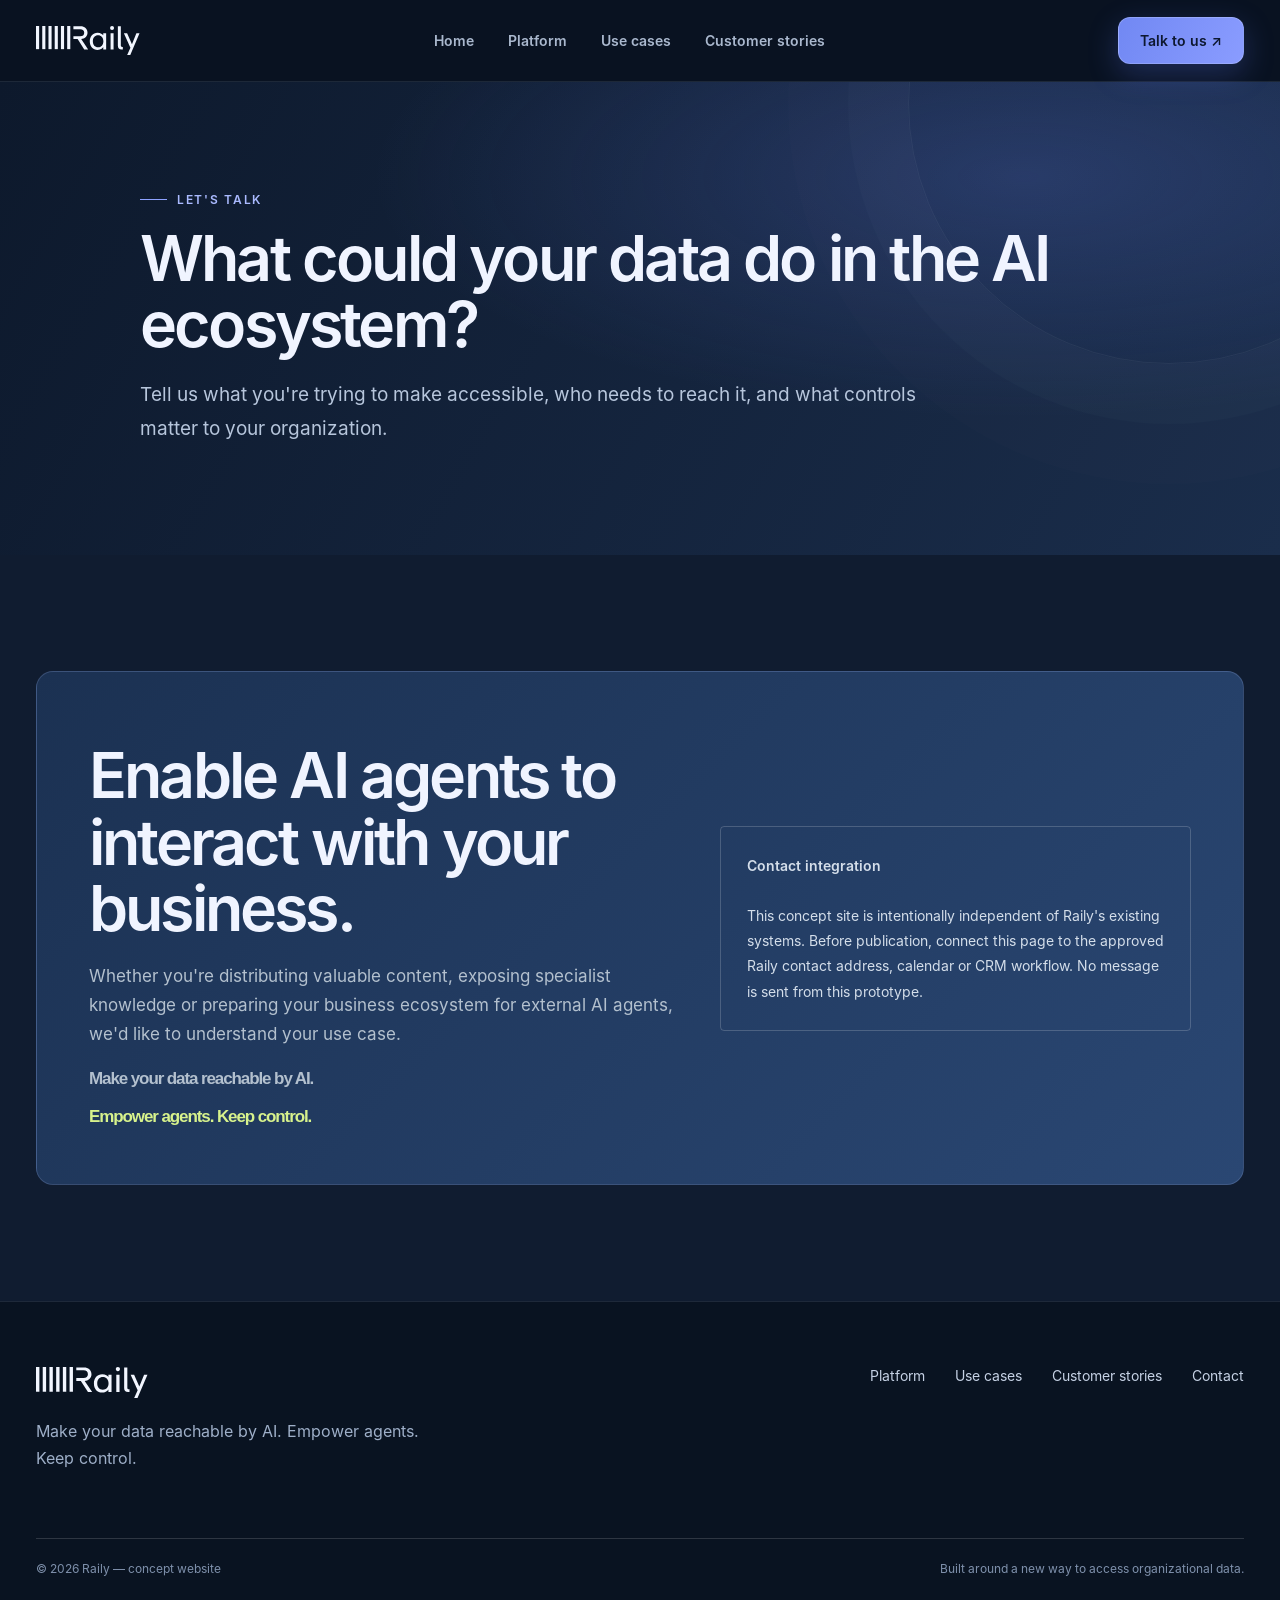
<file: contact.html>
<!doctype html><html lang="en"><head><meta charset="utf-8"><meta name="viewport" content="width=device-width,initial-scale=1"><meta name="description" content="Talk to Raily about enabling AI agents to interact with your business."><title>Contact — Raily</title><link rel="stylesheet" href="assets/site.css"><link rel="stylesheet" href="assets/v6.css"></head><body><header class="topbar"><div class="wrap nav"><a class="brand" href="index.html"><img src="assets/raily-logo.svg" alt="Raily" class="brand-logo" width="104" height="28"></a><button class="menu-toggle" aria-label="Open navigation" aria-expanded="false">☰</button><nav class="navlinks"><a href="index.html">Home</a><a href="platform.html">Platform</a><a href="use-cases.html">Use cases</a><a href="stories.html">Customer stories</a></nav><a class="nav-cta" href="contact.html">Talk to us ↗</a></div></header><main><section class="page-hero"><div class="wrap inner"><div class="eyebrow">Let's talk</div><h1>What could your data do in the AI ecosystem?</h1><p>Tell us what you're trying to make accessible, who needs to reach it, and what controls matter to your organization.</p></div></section><section class="section"><div class="wrap"><div class="contact-panel"><div><h2>Enable AI agents to interact with your business.</h2><p>Whether you're distributing valuable content, exposing specialist knowledge or preparing your business ecosystem for external AI agents, we'd like to understand your use case.</p><p class="tagline">Make your data reachable by AI. <span>Empower agents. Keep control.</span></p></div><div class="contact-note"><strong>Contact integration</strong><br><br>This concept site is intentionally independent of Raily's existing systems. Before publication, connect this page to the approved Raily contact address, calendar or CRM workflow. No message is sent from this prototype.</div></div></div></section></main><footer class="footer"><div class="wrap"><div class="footer-top"><div><a class="brand" href="index.html"><img src="assets/raily-logo.svg" alt="Raily" class="brand-logo" width="104" height="28"></a><p>Make your data reachable by AI. Empower agents. Keep control.</p></div><div class="footer-links"><a href="platform.html">Platform</a><a href="use-cases.html">Use cases</a><a href="stories.html">Customer stories</a><a href="contact.html">Contact</a></div></div><div class="copyright"><span>© 2026 Raily — concept website</span><span>Built around a new way to access organizational data.</span></div></div></footer><script src="assets/site.js"></script></body></html>
</file>
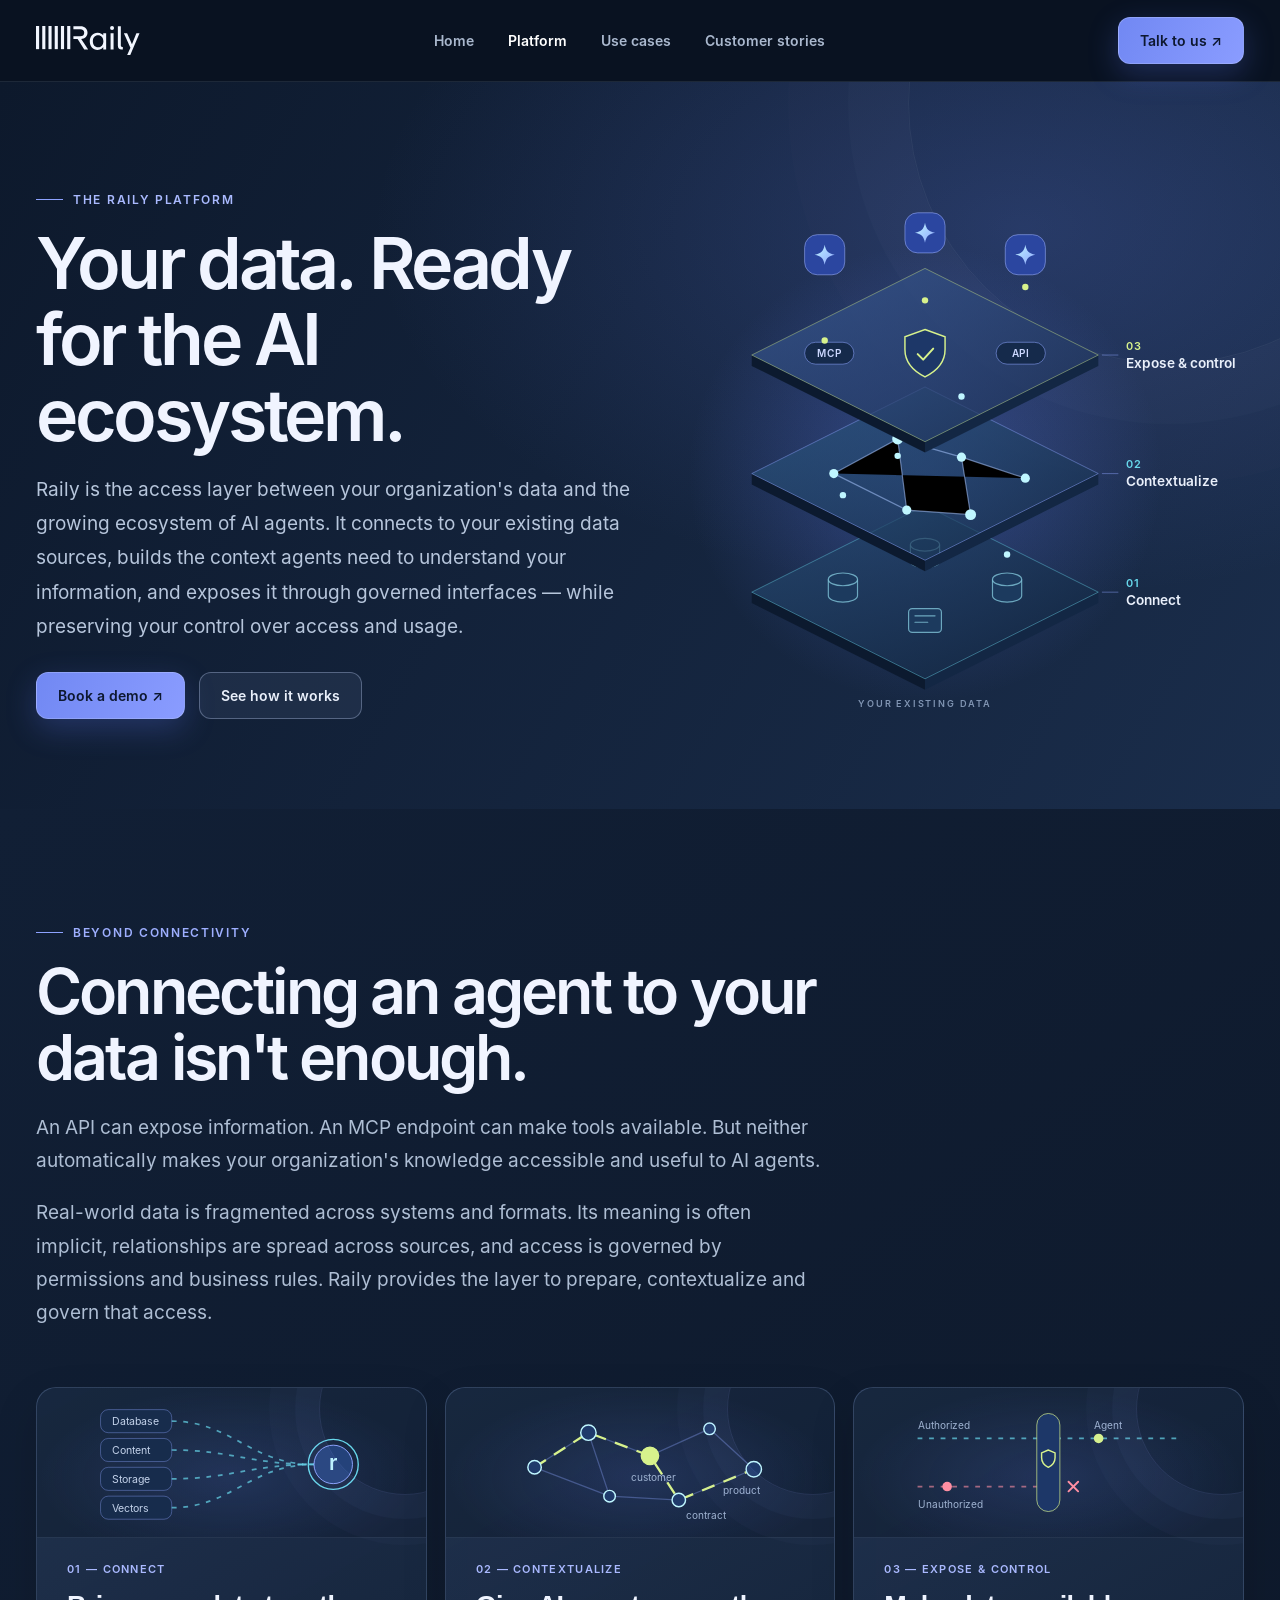
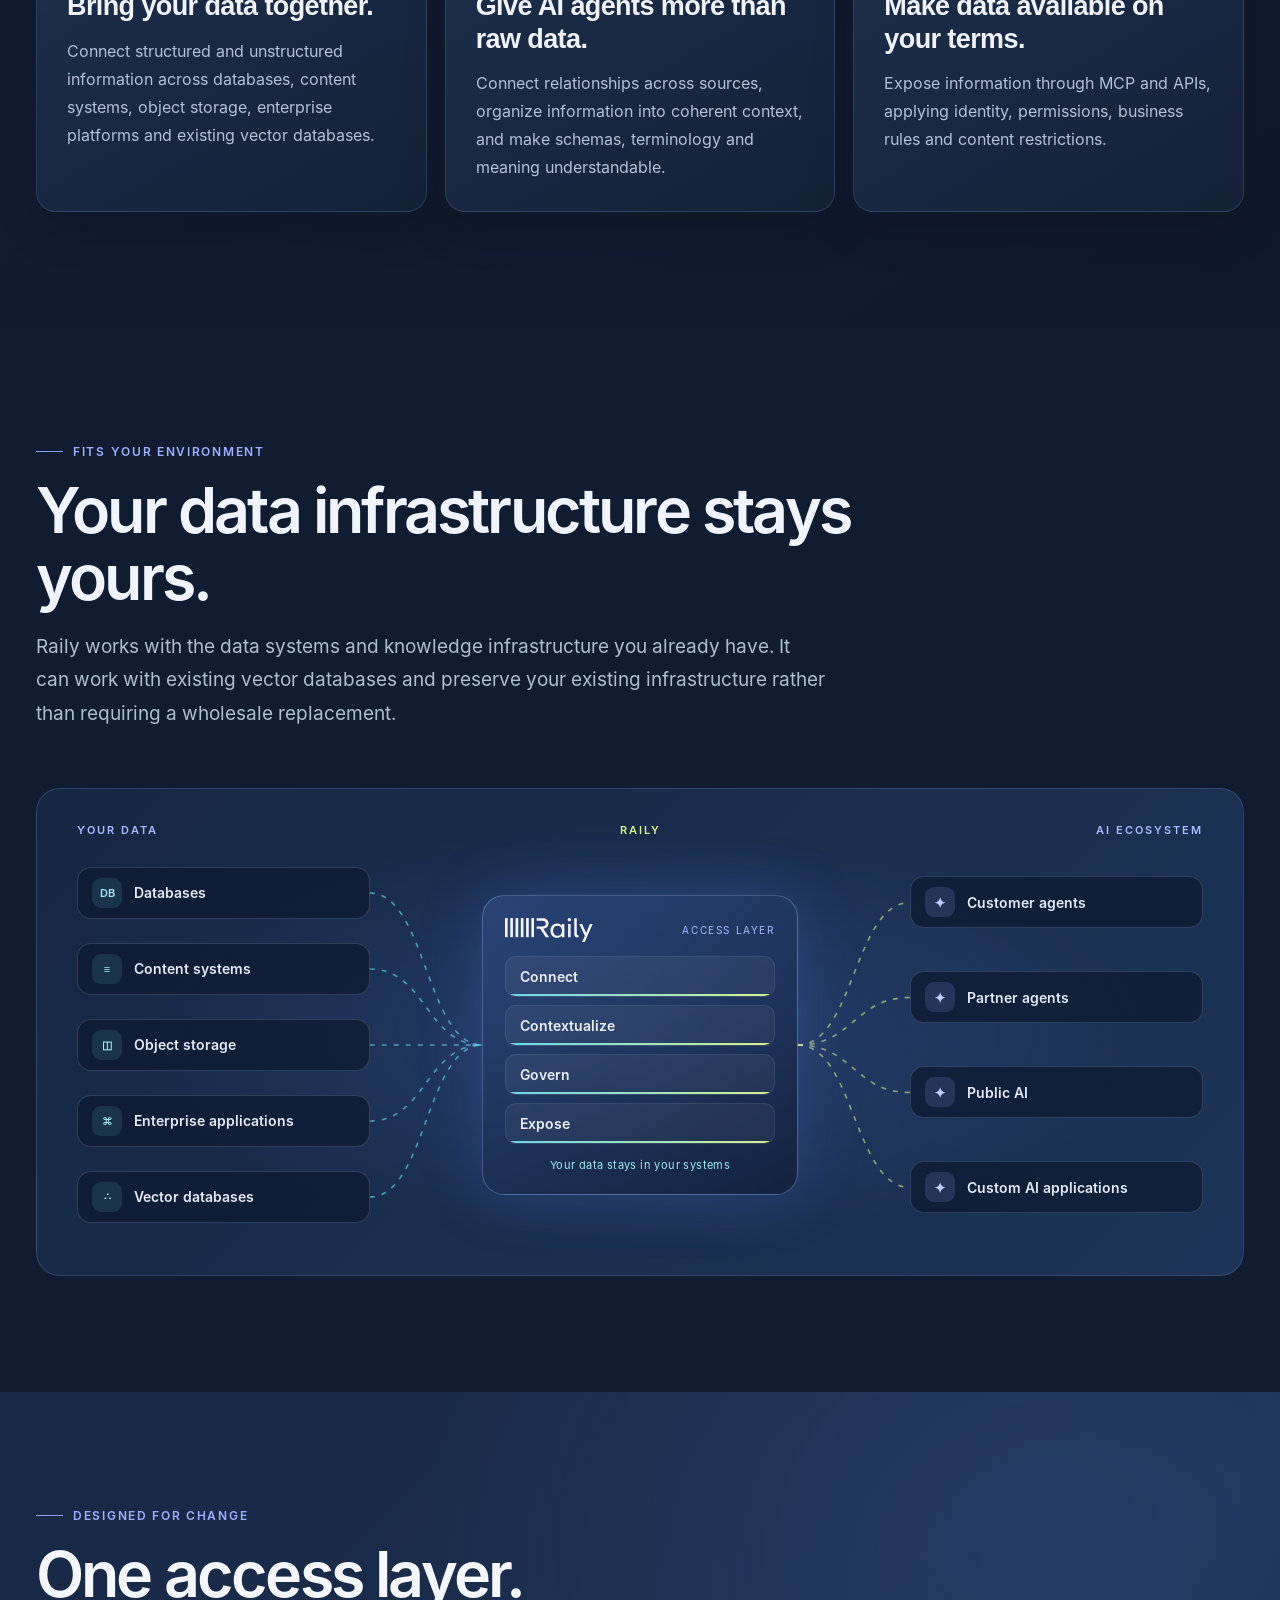
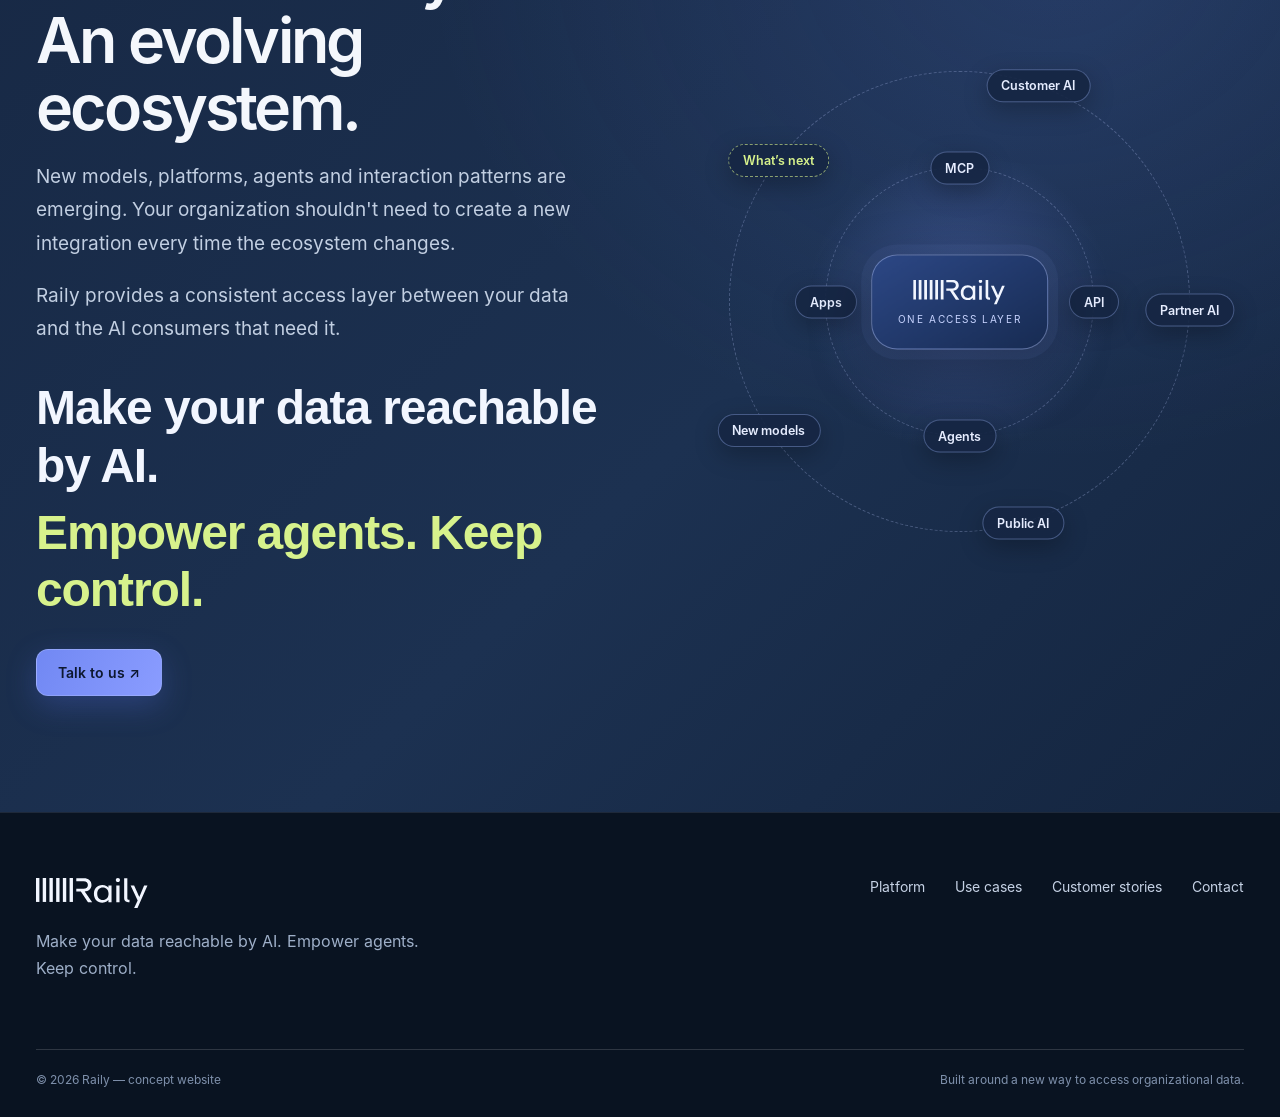
<file: platform.html>
<!doctype html><html lang="en"><head><meta charset="utf-8"><meta name="viewport" content="width=device-width,initial-scale=1"><meta name="description" content="Connect, contextualize and expose organizational data to external AI agents with Raily."><title>Platform — Raily</title><link rel="stylesheet" href="assets/site.css"><link rel="stylesheet" href="assets/v6.css"></head><body><header class="topbar"><div class="wrap nav"><a class="brand" href="index.html"><img src="assets/raily-logo.svg" alt="Raily" class="brand-logo" width="104" height="28"></a><button class="menu-toggle" aria-label="Open navigation" aria-expanded="false">☰</button><nav class="navlinks"><a href="index.html">Home</a><a class="active" href="platform.html">Platform</a><a href="use-cases.html">Use cases</a><a href="stories.html">Customer stories</a></nav><a class="nav-cta" href="contact.html">Talk to us ↗</a></div></header><main>
<section class="page-hero v6-hero">
<div class="wrap v6-hero-grid">
<div class="inner">
<div class="eyebrow">The Raily platform</div>
<h1>Your data. Ready for the AI ecosystem.</h1>
<p>Raily is the access layer between your organization's data and the growing ecosystem of AI agents. It connects to your existing data sources, builds the context agents need to understand your information, and exposes it through governed interfaces — while preserving your control over access and usage.</p>
<div class="actions" style="margin-top:28px"><a class="button" href="contact.html">Book a demo ↗</a><a class="button secondary" href="#how-it-works">See how it works</a></div>
</div>
<div class="stack-visual" role="img" aria-label="Three stacked platform layers. Data from existing sources rises through Connect, then Contextualize, then Expose and control, before reaching AI agents at the top.">
<svg viewBox="0 0 600 560" aria-hidden="true" focusable="false">
<defs>
<linearGradient id="plTop" x1="0" y1="0" x2="1" y2="1"><stop stop-color="#3a5a95" stop-opacity=".75"/><stop offset="1" stop-color="#1a2d4f" stop-opacity=".7"/></linearGradient>
<linearGradient id="plMid" x1="0" y1="0" x2="1" y2="1"><stop stop-color="#2d5a86" stop-opacity=".7"/><stop offset="1" stop-color="#152a47" stop-opacity=".7"/></linearGradient>
<linearGradient id="plBot" x1="0" y1="0" x2="1" y2="1"><stop stop-color="#264a72" stop-opacity=".75"/><stop offset="1" stop-color="#11233d" stop-opacity=".8"/></linearGradient>
<linearGradient id="beam" x1="0" y1="1" x2="0" y2="0"><stop stop-color="#67d7eb" stop-opacity="0"/><stop offset=".5" stop-color="#67d7eb" stop-opacity=".7"/><stop offset="1" stop-color="#8ea5ff" stop-opacity=".2"/></linearGradient>
<linearGradient id="spark2" x1="0" y1="0" x2="1" y2="1"><stop stop-color="#bff6ff"/><stop offset="1" stop-color="#8ea5ff"/></linearGradient>
<radialGradient id="stackGlow"><stop stop-color="#5f7cf0" stop-opacity=".35"/><stop offset="1" stop-color="#5f7cf0" stop-opacity="0"/></radialGradient>
<path id="bm1" d="M160 430V300"/><path id="bm2" d="M340 430V300"/><path id="bm3" d="M220 300V170"/><path id="bm4" d="M290 300V170"/><path id="bm5" d="M140 170V74"/><path id="bm6" d="M250 170V50"/><path id="bm7" d="M360 170V74"/>
</defs>
<ellipse cx="250" cy="300" rx="260" ry="250" fill="url(#stackGlow)"/>
<g class="plane">
<path d="M60 430L250 525L250 537L60 442Z" fill="#0c1a2f"/><path d="M440 430L250 525L250 537L440 442Z" fill="#132744"/>
<path d="M60 430L250 335L440 430L250 525Z" fill="url(#plBot)" stroke="#67d7eb" stroke-opacity=".45"/>
<g class="cyl" fill="#1c3a5e" stroke="#8fd7ea" stroke-opacity=".7" stroke-width="1.3">
<g transform="translate(160 430)"><path d="M-16-14v18a16 7 0 0 0 32 0v-18"/><ellipse cy="-14" rx="16" ry="7"/></g>
<g transform="translate(250 392)"><path d="M-16-14v18a16 7 0 0 0 32 0v-18"/><ellipse cy="-14" rx="16" ry="7"/></g>
<g transform="translate(340 430)"><path d="M-16-14v18a16 7 0 0 0 32 0v-18"/><ellipse cy="-14" rx="16" ry="7"/></g>
<g transform="translate(250 470)"><rect x="-18" y="-22" width="36" height="26" rx="4"/><path d="M-11-14h22M-11-7h14" stroke-linecap="round"/></g>
</g>
</g>
<g class="beams" stroke="url(#beam)" stroke-width="2.5"><use href="#bm1"/><use href="#bm2"/></g>
<g class="plane float-1">
<path d="M60 300L250 395L250 407L60 312Z" fill="#0c1a2f"/><path d="M440 300L250 395L250 407L440 312Z" fill="#132744"/>
<path d="M60 300L250 205L440 300L250 395Z" fill="url(#plMid)" stroke="#8ea5ff" stroke-opacity=".5"/>
<g class="graph" stroke="#a9c7ff" stroke-opacity=".55" stroke-width="1.3"><path d="M150 300L220 262L290 282L360 305M220 262L230 340L300 345L290 282M150 300L230 340"/></g>
<g class="graph-nodes" fill="#bff6ff"><circle cx="150" cy="300" r="5"/><circle cx="220" cy="262" r="6"/><circle cx="290" cy="282" r="5"/><circle cx="360" cy="305" r="5"/><circle cx="230" cy="340" r="5"/><circle cx="300" cy="345" r="6"/></g>
</g>
<g class="beams" stroke="url(#beam)" stroke-width="2.5"><use href="#bm3"/><use href="#bm4"/></g>
<g class="plane float-2">
<path d="M60 170L250 265L250 277L60 182Z" fill="#0c1a2f"/><path d="M440 170L250 265L250 277L440 182Z" fill="#132744"/>
<path d="M60 170L250 75L440 170L250 265Z" fill="url(#plTop)" stroke="#d7f28c" stroke-opacity=".45"/>
<g transform="translate(250 168)"><path d="M0-26l22 8v14c0 15-10 24-22 30C-12 20-22 11-22-4v-14Z" fill="#1d3768" stroke="#d7f28c" stroke-width="1.6"/><path d="M-8 1l6 6 11-12" fill="none" stroke="#d7f28c" stroke-width="2.2" stroke-linecap="round" stroke-linejoin="round"/></g>
<g class="port"><rect x="118" y="156" width="54" height="24" rx="12" fill="#152a4b" stroke="#8ea5ff" stroke-opacity=".6"/><text x="145" y="172" text-anchor="middle" class="sv-chip">MCP</text></g>
<g class="port"><rect x="328" y="156" width="54" height="24" rx="12" fill="#152a4b" stroke="#8ea5ff" stroke-opacity=".6"/><text x="355" y="172" text-anchor="middle" class="sv-chip">API</text></g>
</g>
<g class="beams" stroke="url(#beam)" stroke-width="2.5"><use href="#bm5"/><use href="#bm6"/><use href="#bm7"/></g>
<g class="sv-agents">
<g transform="translate(140 60)"><rect x="-22" y="-22" width="44" height="44" rx="14" fill="#2b46a0" stroke="#9fb3ff" stroke-opacity=".6"/><path d="M0-11C1.3-4 4-1.3 11 0 4 1.3 1.3 4 0 11-1.3 4-4 1.3-11 0-4-1.3-1.3-4 0-11Z" fill="url(#spark2)"/></g>
<g transform="translate(250 36)"><rect x="-22" y="-22" width="44" height="44" rx="14" fill="#2b46a0" stroke="#9fb3ff" stroke-opacity=".6"/><path d="M0-11C1.3-4 4-1.3 11 0 4 1.3 1.3 4 0 11-1.3 4-4 1.3-11 0-4-1.3-1.3-4 0-11Z" fill="url(#spark2)"/></g>
<g transform="translate(360 60)"><rect x="-22" y="-22" width="44" height="44" rx="14" fill="#2b46a0" stroke="#9fb3ff" stroke-opacity=".6"/><path d="M0-11C1.3-4 4-1.3 11 0 4 1.3 1.3 4 0 11-1.3 4-4 1.3-11 0-4-1.3-1.3-4 0-11Z" fill="url(#spark2)"/></g>
</g>
<g class="packets">
<circle r="3.5" fill="#bff6ff"><animateMotion dur="2.2s" repeatCount="indefinite"><mpath href="#bm1"/></animateMotion></circle>
<circle r="3.5" fill="#bff6ff"><animateMotion dur="2.2s" begin="-1.1s" repeatCount="indefinite"><mpath href="#bm2"/></animateMotion></circle>
<circle r="3.5" fill="#bff6ff"><animateMotion dur="2s" begin="-.5s" repeatCount="indefinite"><mpath href="#bm3"/></animateMotion></circle>
<circle r="3.5" fill="#bff6ff"><animateMotion dur="2s" begin="-1.5s" repeatCount="indefinite"><mpath href="#bm4"/></animateMotion></circle>
<circle r="3.5" fill="#d7f28c"><animateMotion dur="1.8s" begin="-.3s" repeatCount="indefinite"><mpath href="#bm5"/></animateMotion></circle>
<circle r="3.5" fill="#d7f28c"><animateMotion dur="1.8s" begin="-.9s" repeatCount="indefinite"><mpath href="#bm6"/></animateMotion></circle>
<circle r="3.5" fill="#d7f28c"><animateMotion dur="1.8s" begin="-1.4s" repeatCount="indefinite"><mpath href="#bm7"/></animateMotion></circle>
</g>
<g class="sv-labels">
<path d="M444 170H462M444 300H462M444 430H462" stroke="#8ea5ff" stroke-opacity=".5"/>
<text x="470" y="164" class="sv-num lime">03</text><text x="470" y="184" class="sv-lbl">Expose &amp; control</text>
<text x="470" y="294" class="sv-num">02</text><text x="470" y="314" class="sv-lbl">Contextualize</text>
<text x="470" y="424" class="sv-num">01</text><text x="470" y="444" class="sv-lbl">Connect</text>
<text x="250" y="556" text-anchor="middle" class="sv-cap">YOUR EXISTING DATA</text>
</g>
</svg>
</div>
</div>
</section>

<section class="section white" id="how-it-works">
<div class="wrap">
<div class="section-head">
<div class="eyebrow">Beyond connectivity</div>
<h2>Connecting an agent to your data isn't enough.</h2>
<p>An API can expose information. An MCP endpoint can make tools available. But neither automatically makes your organization's knowledge accessible and useful to AI agents.</p>
<p>Real-world data is fragmented across systems and formats. Its meaning is often implicit, relationships are spread across sources, and access is governed by permissions and business rules. Raily provides the layer to prepare, contextualize and govern that access.</p>
</div>
<div class="v6-cards">
<article class="ice-card v6-card">
<div class="mv" aria-hidden="true"><svg viewBox="0 0 300 130">
<g class="mv-src"><rect x="14" y="10" width="74" height="24" rx="8"/><rect x="14" y="40" width="74" height="24" rx="8"/><rect x="14" y="70" width="74" height="24" rx="8"/><rect x="14" y="100" width="74" height="24" rx="8"/></g>
<g class="mv-txt"><text x="26" y="26">Database</text><text x="26" y="56">Content</text><text x="26" y="86">Storage</text><text x="26" y="116">Vectors</text></g>
<g class="mv-flow cyan"><path d="M88 22C150 22 170 67 236 67"/><path d="M88 52C150 52 170 67 236 67"/><path d="M88 82C150 82 170 67 236 67"/><path d="M88 112C150 112 170 67 236 67"/></g>
<circle class="mv-pulse" cx="256" cy="67" r="26" fill="none" stroke="#67d7eb"/>
<circle cx="256" cy="67" r="20" fill="#24427a" stroke="#8ea5ff"/><text x="256" y="73" text-anchor="middle" class="mv-hub">r</text>
</svg></div>
<div class="num">01 — CONNECT</div>
<h3>Bring your data together.</h3>
<p>Connect structured and unstructured information across databases, content systems, object storage, enterprise platforms and existing vector databases.</p>
</article>
<article class="ice-card v6-card">
<div class="mv" aria-hidden="true"><svg viewBox="0 0 300 130">
<g class="mv-edges"><path d="M40 70L96 34L160 58L222 30L268 72M96 34L118 100L190 104L160 58M40 70L118 100M190 104L268 72"/></g>
<g class="mv-flow lime trace"><path d="M40 70L96 34L160 58L190 104L268 72"/></g>
<g class="mv-nodes"><circle cx="40" cy="70" r="7"/><circle cx="96" cy="34" r="8"/><circle cx="160" cy="58" r="9" class="hot"/><circle cx="222" cy="30" r="6"/><circle cx="268" cy="72" r="8"/><circle cx="118" cy="100" r="6"/><circle cx="190" cy="104" r="7"/></g>
<g class="mv-txt small"><text x="140" y="84">customer</text><text x="198" y="124">contract</text><text x="236" y="98">product</text></g>
</svg></div>
<div class="num">02 — CONTEXTUALIZE</div>
<h3>Give AI agents more than raw data.</h3>
<p>Connect relationships across sources, organize information into coherent context, and make schemas, terminology and meaning understandable.</p>
</article>
<article class="ice-card v6-card">
<div class="mv" aria-hidden="true"><svg viewBox="0 0 300 130">
<path id="gp1" d="M14 40H286"/><path id="gp2" d="M14 90H150"/>
<g class="mv-flow cyan"><path d="M14 40H286"/></g>
<g class="mv-flow rose"><path d="M14 90H138"/></g>
<rect x="138" y="14" width="24" height="102" rx="12" fill="#1d3768" stroke="#d7f28c" stroke-opacity=".7"/>
<path d="M150 52l-7 3v5c0 5 3 8 7 10 4-2 7-5 7-10v-5Z" fill="none" stroke="#d7f28c" stroke-width="1.5"/>
<circle r="5" fill="#d7f28c"><animateMotion dur="2.6s" repeatCount="indefinite"><mpath href="#gp1"/></animateMotion></circle>
<circle r="5" fill="#ff8fa3"><animateMotion dur="2.6s" begin="-1.3s" repeatCount="indefinite" keyPoints="0;1;1" keyTimes="0;.85;1" calcMode="linear"><mpath href="#gp2"/></animateMotion></circle>
<g class="mv-txt small"><text x="14" y="30">Authorized</text><text x="14" y="112">Unauthorized</text><text x="198" y="30">Agent</text></g>
<g transform="translate(176 90)" stroke="#ff8fa3" stroke-width="2" stroke-linecap="round"><path d="M-5-5l10 10M5-5l-10 10"/></g>
</svg></div>
<div class="num">03 — EXPOSE &amp; CONTROL</div>
<h3>Make data available on your terms.</h3>
<p>Expose information through MCP and APIs, applying identity, permissions, business rules and content restrictions.</p>
</article>
</div>
</div>
</section>

<section class="section">
<div class="wrap">
<div class="section-head">
<div class="eyebrow">Fits your environment</div>
<h2>Your data infrastructure stays yours.</h2>
<p>Raily works with the data systems and knowledge infrastructure you already have. It can work with existing vector databases and preserve your existing infrastructure rather than requiring a wholesale replacement.</p>
</div>
<div class="arch-flow">
<div class="af-heads" aria-hidden="true"><span>Your data</span><span>Raily</span><span>AI ecosystem</span></div>
<div class="af-body">
<svg class="af-wires" viewBox="0 0 100 100" preserveAspectRatio="none" aria-hidden="true" focusable="false">
<g class="af-in"><path d="M26 10C31 10 31 50 36 50"/><path d="M26 30C31 30 31 50 36 50"/><path d="M26 50H36"/><path d="M26 70C31 70 31 50 36 50"/><path d="M26 90C31 90 31 50 36 50"/></g>
<g class="af-out"><path d="M64 50C69 50 69 12.5 74 12.5"/><path d="M64 50C69 50 69 37.5 74 37.5"/><path d="M64 50C69 50 69 62.5 74 62.5"/><path d="M64 50C69 50 69 87.5 74 87.5"/></g>
</svg>
<ul class="af-list" aria-label="Your data">
<li class="af-chip"><span class="af-ico">DB</span>Databases</li>
<li class="af-chip"><span class="af-ico">≡</span>Content systems</li>
<li class="af-chip"><span class="af-ico">◫</span>Object storage</li>
<li class="af-chip"><span class="af-ico">⌘</span>Enterprise applications</li>
<li class="af-chip"><span class="af-ico">∴</span>Vector databases</li>
</ul>
<div class="af-core">
<div class="af-core-head"><img src="assets/raily-logo.svg" alt="Raily" width="88" height="24"><small>Access layer</small></div>
<ol class="af-modules">
<li><span>Connect</span><i></i></li>
<li><span>Contextualize</span><i></i></li>
<li><span>Govern</span><i></i></li>
<li><span>Expose</span><i></i></li>
</ol>
<div class="af-core-foot">Your data stays in your systems</div>
</div>
<ul class="af-list consumers" aria-label="AI ecosystem">
<li class="af-chip"><span class="af-ico ag">✦</span>Customer agents</li>
<li class="af-chip"><span class="af-ico ag">✦</span>Partner agents</li>
<li class="af-chip"><span class="af-ico ag">✦</span>Public AI</li>
<li class="af-chip"><span class="af-ico ag">✦</span>Custom AI applications</li>
</ul>
</div>
</div>
</div>
</section>

<section class="section dark">
<div class="wrap vision v6-vision">
<div>
<div class="eyebrow">Designed for change</div>
<h2>One access layer. An evolving ecosystem.</h2>
<p class="body">New models, platforms, agents and interaction patterns are emerging. Your organization shouldn't need to create a new integration every time the ecosystem changes.</p>
<p class="body">Raily provides a consistent access layer between your data and the AI consumers that need it.</p>
<p class="tagline">Make your data reachable by AI. <span>Empower agents. Keep control.</span></p>
<div style="margin-top:30px"><a class="button" href="contact.html">Talk to us ↗</a></div>
</div>
<div class="orbit" role="img" aria-label="Raily at the center as one stable access layer, with an evolving ring of AI models, agents and platforms orbiting around it.">
<div class="orbit-ring r1" aria-hidden="true">
<span class="orb" style="--a:0deg"><b>MCP</b></span><span class="orb" style="--a:90deg"><b>API</b></span><span class="orb" style="--a:180deg"><b>Agents</b></span><span class="orb" style="--a:270deg"><b>Apps</b></span>
</div>
<div class="orbit-ring r2" aria-hidden="true">
<span class="orb" style="--a:20deg"><b>Customer AI</b></span><span class="orb" style="--a:92deg"><b>Partner AI</b></span><span class="orb" style="--a:164deg"><b>Public AI</b></span><span class="orb" style="--a:236deg"><b>New models</b></span><span class="orb next" style="--a:308deg"><b>What’s next</b></span>
</div>
<div class="orbit-hub" aria-hidden="true"><img src="assets/raily-logo.svg" alt="" width="92" height="25"><small>One access layer</small></div>
</div>
</div>
</section>
</main>
<footer class="footer"><div class="wrap"><div class="footer-top"><div><a class="brand" href="index.html"><img src="assets/raily-logo.svg" alt="Raily" class="brand-logo" width="104" height="28"></a><p>Make your data reachable by AI. Empower agents. Keep control.</p></div><div class="footer-links"><a href="platform.html">Platform</a><a href="use-cases.html">Use cases</a><a href="stories.html">Customer stories</a><a href="contact.html">Contact</a></div></div><div class="copyright"><span>© 2026 Raily — concept website</span><span>Built around a new way to access organizational data.</span></div></div></footer><script src="assets/site.js"></script></body></html>
</file>
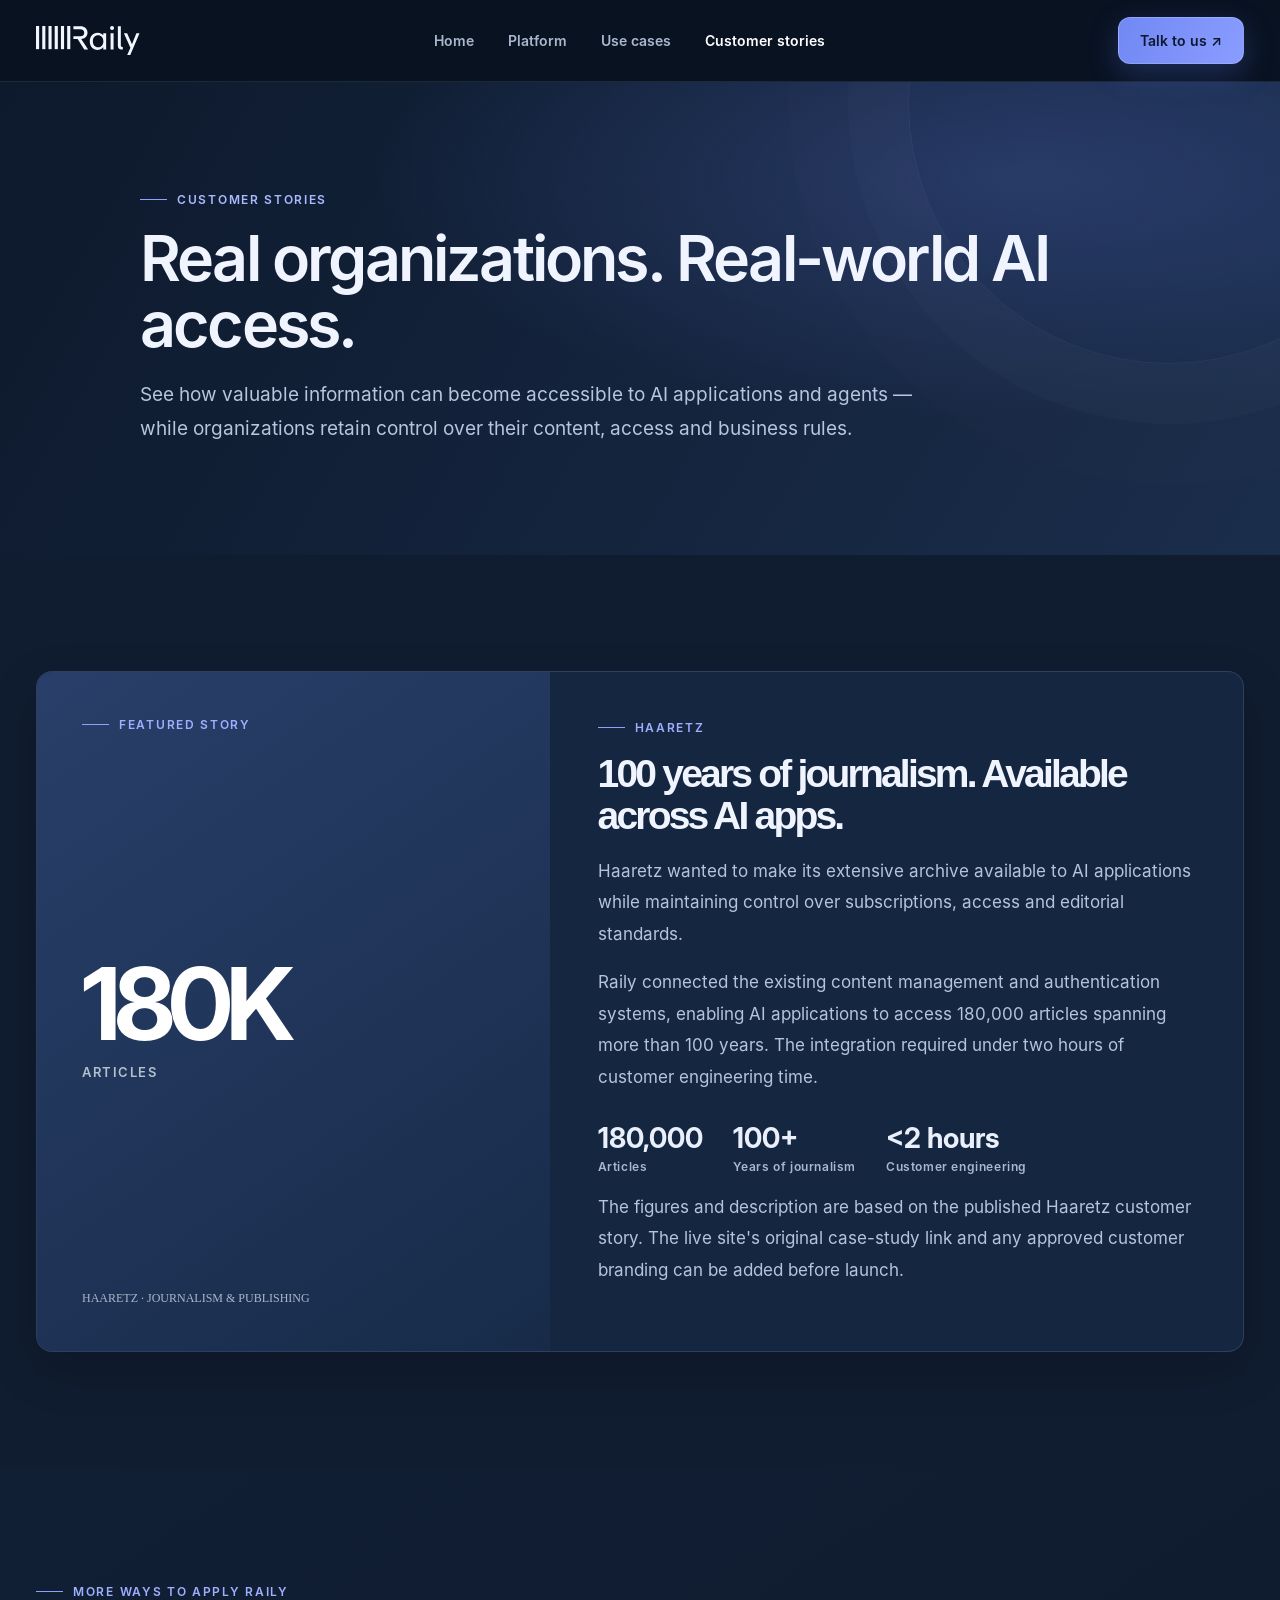
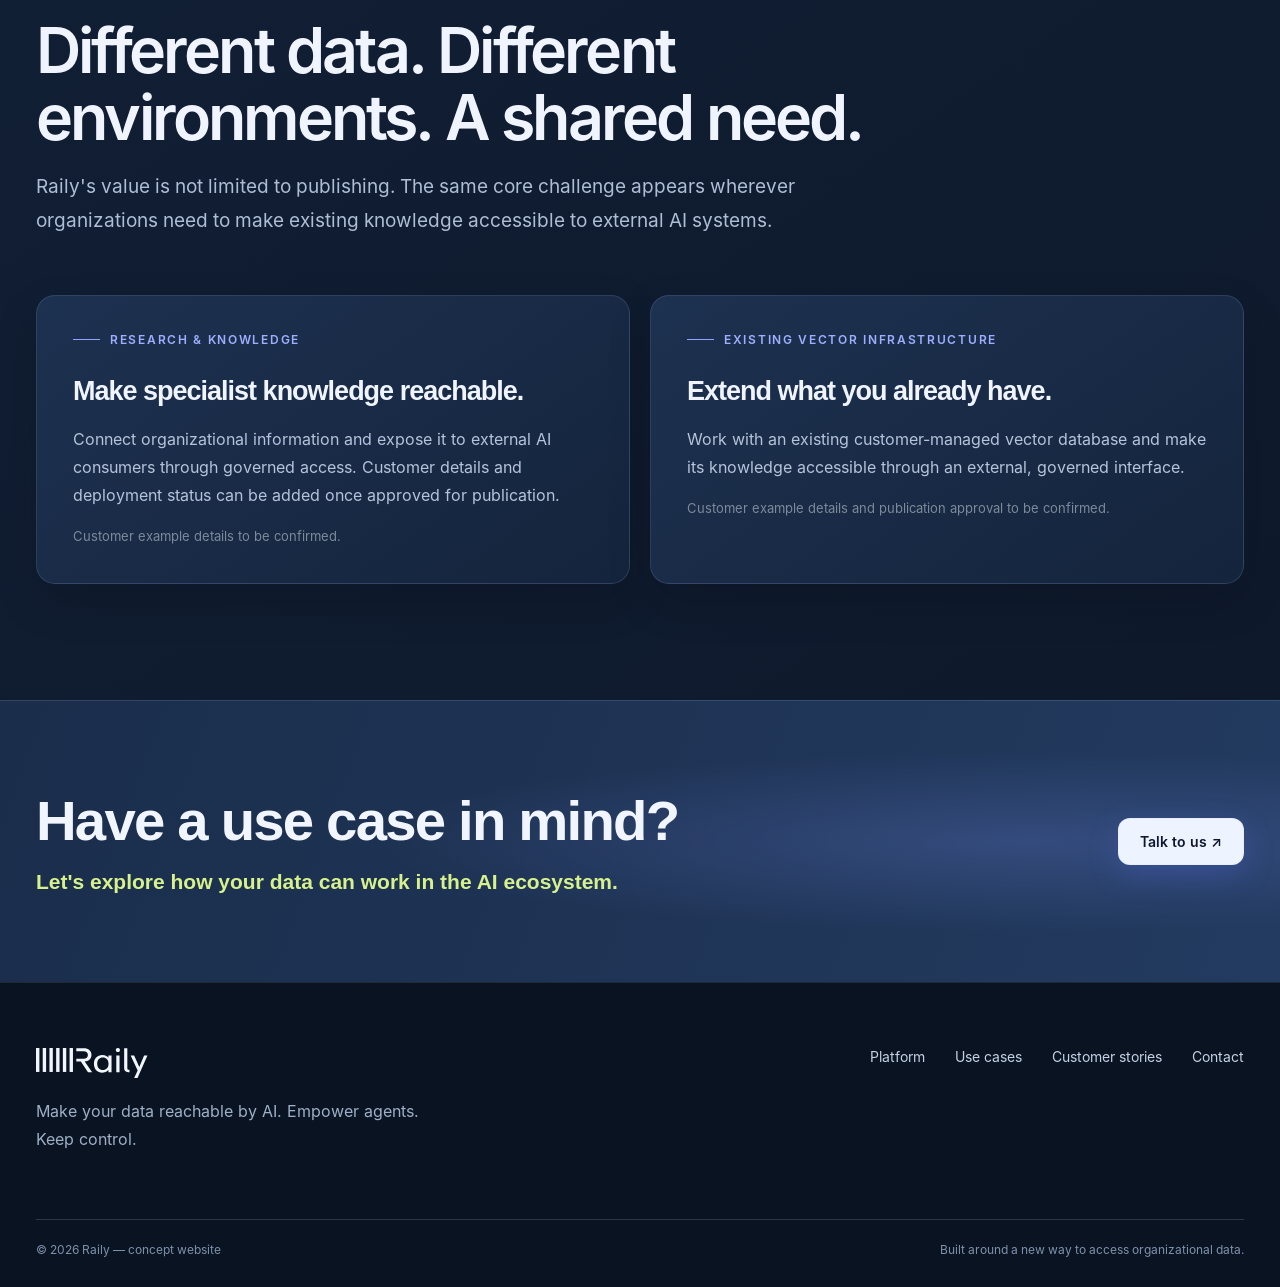
<file: stories.html>
<!doctype html><html lang="en"><head><meta charset="utf-8"><meta name="viewport" content="width=device-width,initial-scale=1"><meta name="description" content="See how organizations make valuable knowledge accessible to AI agents with Raily."><title>Customer stories — Raily</title><link rel="stylesheet" href="assets/site.css"><link rel="stylesheet" href="assets/v6.css"></head><body><header class="topbar"><div class="wrap nav"><a class="brand" href="index.html"><img src="assets/raily-logo.svg" alt="Raily" class="brand-logo" width="104" height="28"></a><button class="menu-toggle" aria-label="Open navigation" aria-expanded="false">☰</button><nav class="navlinks"><a href="index.html">Home</a><a href="platform.html">Platform</a><a href="use-cases.html">Use cases</a><a class="active" href="stories.html">Customer stories</a></nav><a class="nav-cta" href="contact.html">Talk to us ↗</a></div></header><main><section class="page-hero"><div class="wrap inner"><div class="eyebrow">Customer stories</div><h1>Real organizations. Real-world AI access.</h1><p>See how valuable information can become accessible to AI applications and agents — while organizations retain control over their content, access and business rules.</p></div></section><section class="section"><div class="wrap"><div class="story-feature"><div class="story-side"><div class="eyebrow">Featured story</div><div class="big">180K<small>ARTICLES</small></div><div style="font:12px 'DM Mono';color:#aab8c9">HAARETZ · JOURNALISM & PUBLISHING</div></div><div class="story-main"><div class="eyebrow">Haaretz</div><h2>100 years of journalism. Available across AI apps.</h2><p>Haaretz wanted to make its extensive archive available to AI applications while maintaining control over subscriptions, access and editorial standards.</p><p>Raily connected the existing content management and authentication systems, enabling AI applications to access 180,000 articles spanning more than 100 years. The integration required under two hours of customer engineering time.</p><div class="metric-row"><div><strong>180,000</strong><span>Articles</span></div><div><strong>100+</strong><span>Years of journalism</span></div><div><strong>&lt;2 hours</strong><span>Customer engineering</span></div></div><p class="small-note">The figures and description are based on the published Haaretz customer story. The live site's original case-study link and any approved customer branding can be added before launch.</p></div></div></div></section><section class="section white"><div class="wrap"><div class="section-head"><div class="eyebrow">More ways to apply Raily</div><h2>Different data. Different environments. A shared need.</h2><p>Raily's value is not limited to publishing. The same core challenge appears wherever organizations need to make existing knowledge accessible to external AI systems.</p></div><div class="content-grid"><article class="content-card"><div class="eyebrow">Research & knowledge</div><h3>Make specialist knowledge reachable.</h3><p>Connect organizational information and expose it to external AI consumers through governed access. Customer details and deployment status can be added once approved for publication.</p><span class="small-note">Customer example details to be confirmed.</span></article><article class="content-card"><div class="eyebrow">Existing vector infrastructure</div><h3>Extend what you already have.</h3><p>Work with an existing customer-managed vector database and make its knowledge accessible through an external, governed interface.</p><span class="small-note">Customer example details and publication approval to be confirmed.</span></article></div></div></section><section class="final-cta"><div class="wrap final-cta-inner"><div><h2>Have a use case in mind?</h2><p>Let's explore how your data can work in the AI ecosystem.</p></div><a class="button" href="contact.html">Talk to us ↗</a></div></section></main><footer class="footer"><div class="wrap"><div class="footer-top"><div><a class="brand" href="index.html"><img src="assets/raily-logo.svg" alt="Raily" class="brand-logo" width="104" height="28"></a><p>Make your data reachable by AI. Empower agents. Keep control.</p></div><div class="footer-links"><a href="platform.html">Platform</a><a href="use-cases.html">Use cases</a><a href="stories.html">Customer stories</a><a href="contact.html">Contact</a></div></div><div class="copyright"><span>© 2026 Raily — concept website</span><span>Built around a new way to access organizational data.</span></div></div></footer><script src="assets/site.js"></script></body></html>
</file>
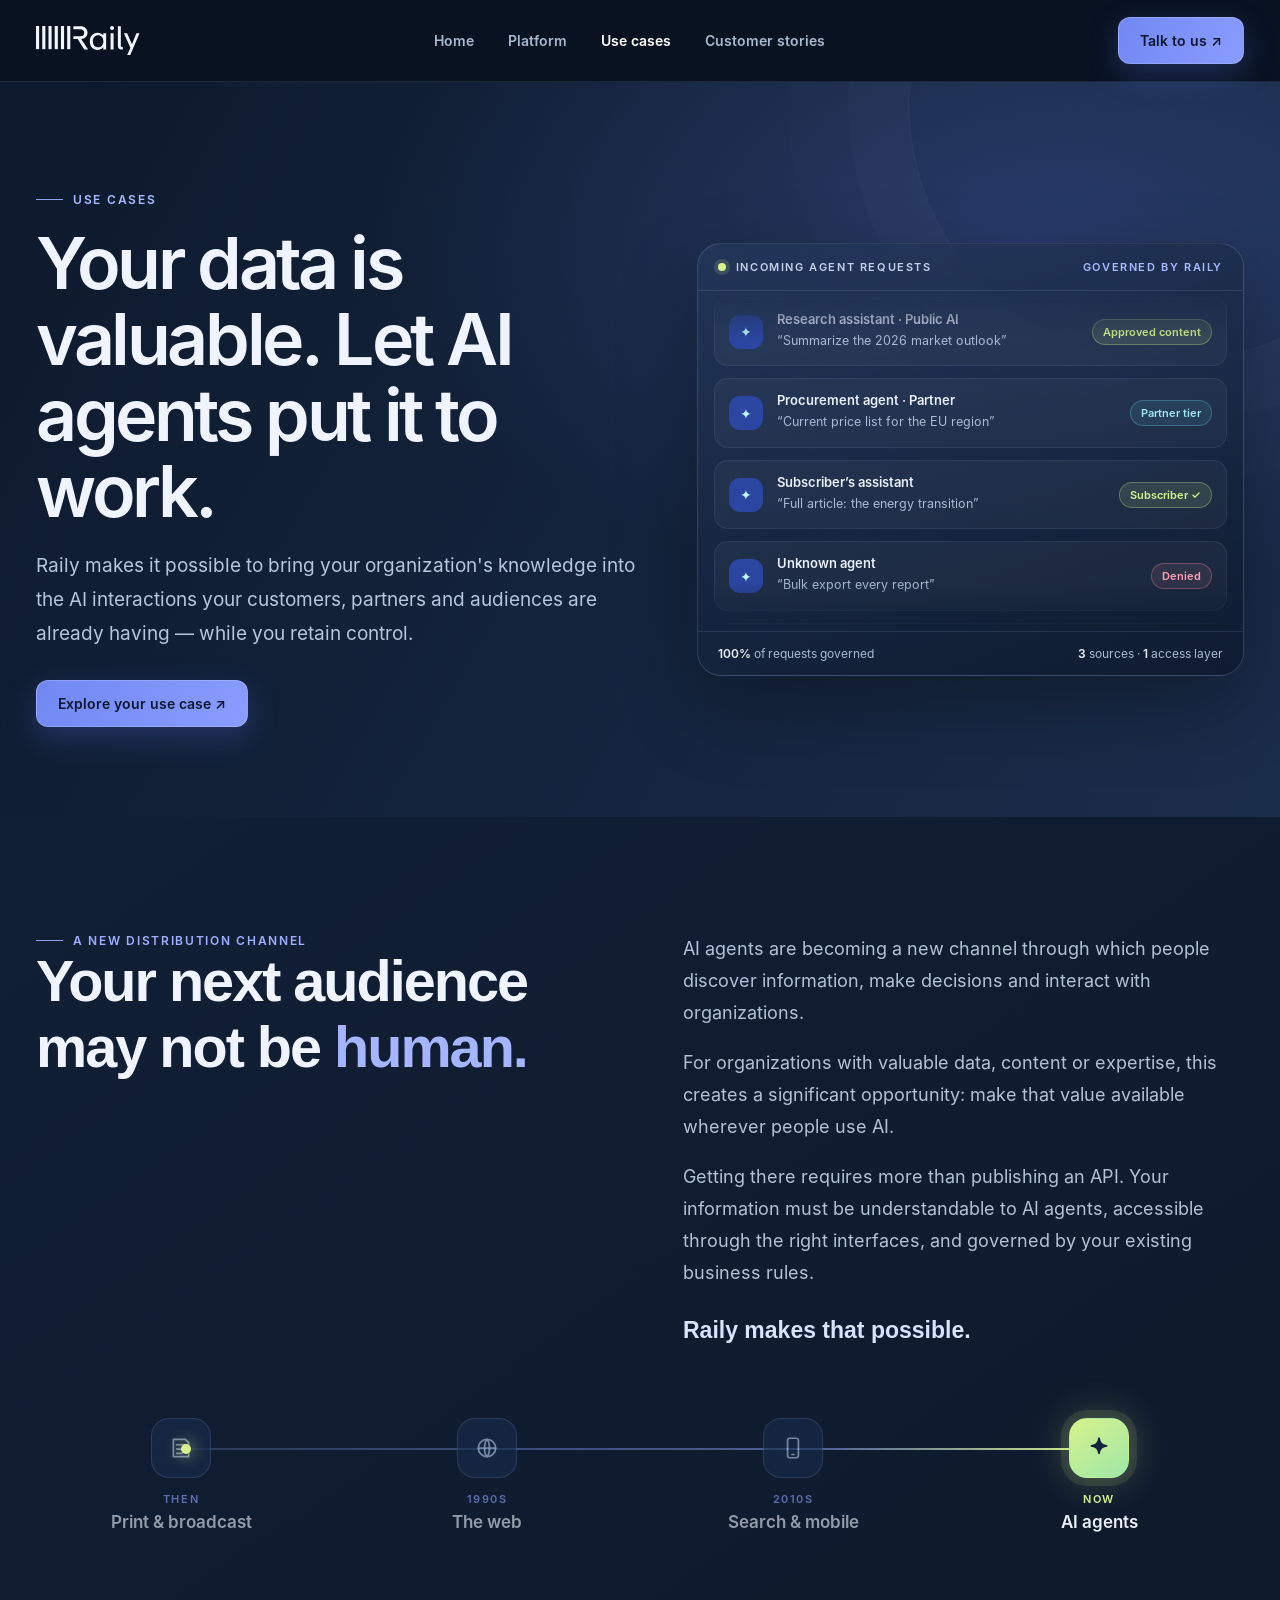
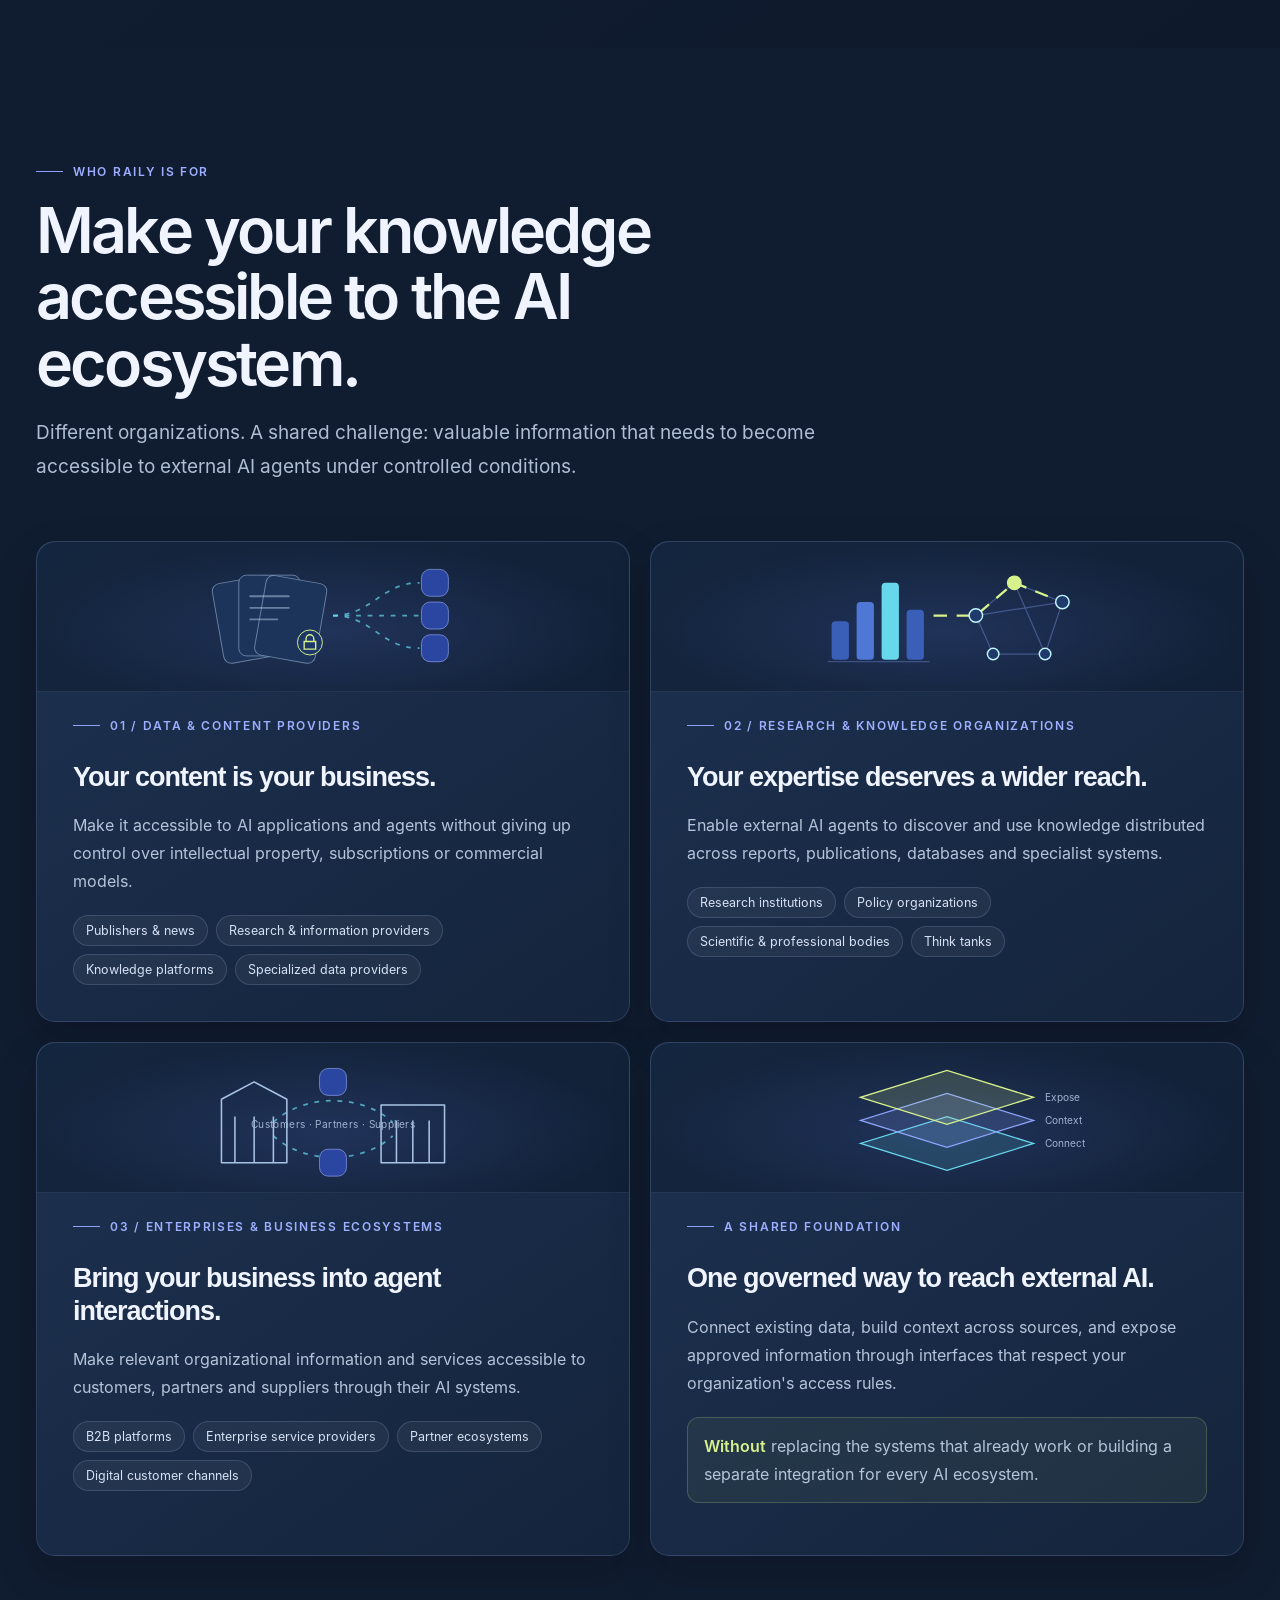
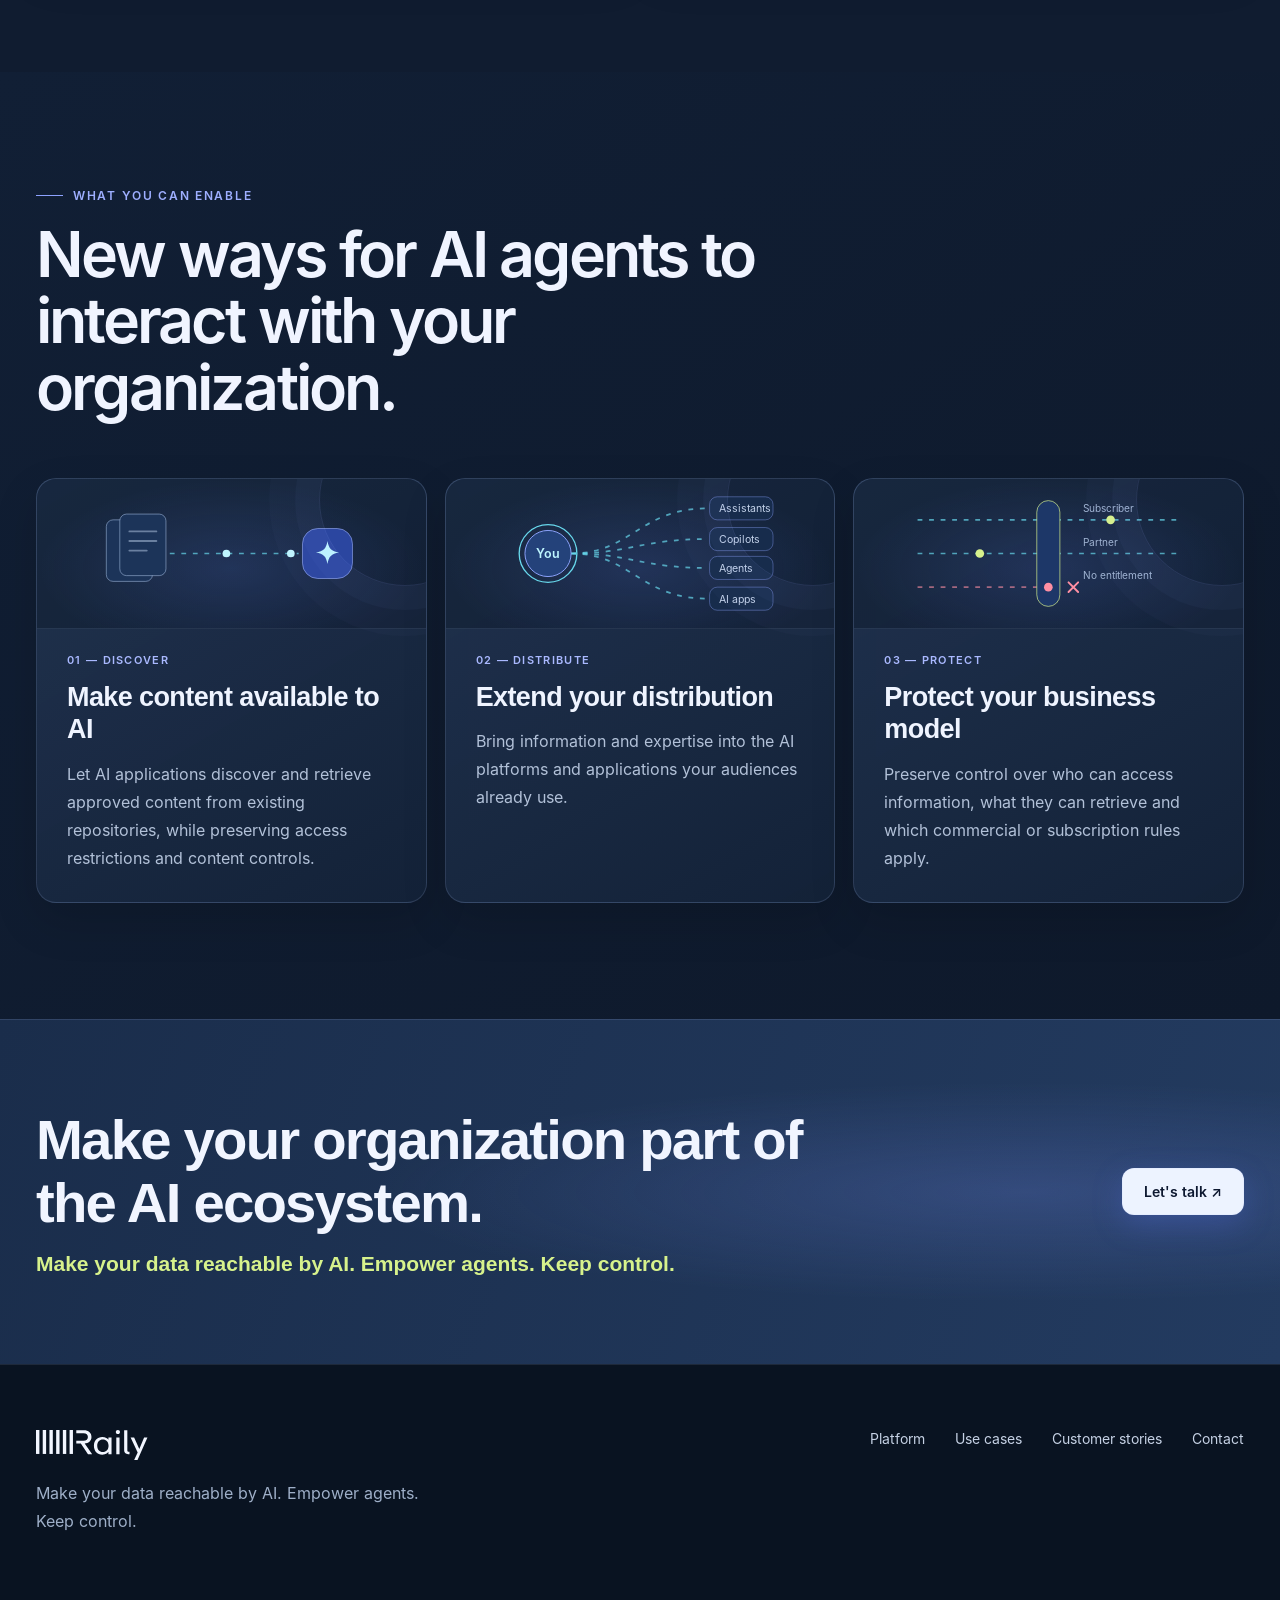
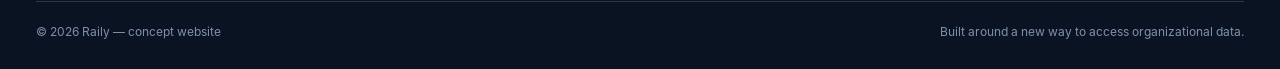
<file: use-cases.html>
<!doctype html><html lang="en"><head><meta charset="utf-8"><meta name="viewport" content="width=device-width,initial-scale=1"><meta name="description" content="Make valuable data, content and expertise accessible to the AI ecosystem with Raily."><title>Use cases — Raily</title><link rel="stylesheet" href="assets/site.css"><link rel="stylesheet" href="assets/v6.css"></head><body><header class="topbar"><div class="wrap nav"><a class="brand" href="index.html"><img src="assets/raily-logo.svg" alt="Raily" class="brand-logo" width="104" height="28"></a><button class="menu-toggle" aria-label="Open navigation" aria-expanded="false">☰</button><nav class="navlinks"><a href="index.html">Home</a><a href="platform.html">Platform</a><a class="active" href="use-cases.html">Use cases</a><a href="stories.html">Customer stories</a></nav><a class="nav-cta" href="contact.html">Talk to us ↗</a></div></header><main>
<section class="page-hero v6-hero">
<div class="wrap v6-hero-grid">
<div class="inner">
<div class="eyebrow">Use cases</div>
<h1>Your data is valuable. Let AI agents put it to work.</h1>
<p>Raily makes it possible to bring your organization's knowledge into the AI interactions your customers, partners and audiences are already having — while you retain control.</p>
<div class="actions" style="margin-top:28px"><a class="button" href="contact.html">Explore your use case ↗</a></div>
</div>
<div class="feed" role="img" aria-label="A live feed of AI agents requesting information from an organization. Raily approves, scopes or denies each request according to the organization's rules.">
<div class="feed-head" aria-hidden="true"><span class="live-dot"></span>Incoming agent requests<b>Governed by Raily</b></div>
<div class="feed-window" aria-hidden="true"><div class="feed-track">
<div class="feed-row"><span class="fr-ico">✦</span><div><b>Research assistant · Public AI</b><p>“Summarize the 2026 market outlook”</p></div><em class="ok">Approved content</em></div>
<div class="feed-row"><span class="fr-ico">✦</span><div><b>Procurement agent · Partner</b><p>“Current price list for the EU region”</p></div><em class="tier">Partner tier</em></div>
<div class="feed-row"><span class="fr-ico">✦</span><div><b>Subscriber’s assistant</b><p>“Full article: the energy transition”</p></div><em class="ok">Subscriber ✓</em></div>
<div class="feed-row"><span class="fr-ico">✦</span><div><b>Unknown agent</b><p>“Bulk export every report”</p></div><em class="no">Denied</em></div>
<div class="feed-row"><span class="fr-ico">✦</span><div><b>Policy analyst agent</b><p>“Cite sources on carbon pricing”</p></div><em class="tier">Cited &amp; traced</em></div>
<div class="feed-row"><span class="fr-ico">✦</span><div><b>Customer support agent</b><p>“Contract terms for account 4821”</p></div><em class="ok">Identity verified</em></div>
<div class="feed-row"><span class="fr-ico">✦</span><div><b>Research assistant · Public AI</b><p>“Summarize the 2026 market outlook”</p></div><em class="ok">Approved content</em></div>
<div class="feed-row"><span class="fr-ico">✦</span><div><b>Procurement agent · Partner</b><p>“Current price list for the EU region”</p></div><em class="tier">Partner tier</em></div>
<div class="feed-row"><span class="fr-ico">✦</span><div><b>Subscriber’s assistant</b><p>“Full article: the energy transition”</p></div><em class="ok">Subscriber ✓</em></div>
<div class="feed-row"><span class="fr-ico">✦</span><div><b>Unknown agent</b><p>“Bulk export every report”</p></div><em class="no">Denied</em></div>
<div class="feed-row"><span class="fr-ico">✦</span><div><b>Policy analyst agent</b><p>“Cite sources on carbon pricing”</p></div><em class="tier">Cited &amp; traced</em></div>
<div class="feed-row"><span class="fr-ico">✦</span><div><b>Customer support agent</b><p>“Contract terms for account 4821”</p></div><em class="ok">Identity verified</em></div>
</div></div>
<div class="feed-foot" aria-hidden="true"><span><b>100%</b> of requests governed</span><span><b>3</b> sources · <b>1</b> access layer</span></div>
</div>
</div>
</section>

<section class="section white">
<div class="wrap problem-grid">
<div>
<div class="eyebrow">A new distribution channel</div>
<div class="problem-quote">Your next audience may not be <span>human.</span></div>
</div>
<div class="problem-copy">
<p>AI agents are becoming a new channel through which people discover information, make decisions and interact with organizations.</p>
<p>For organizations with valuable data, content or expertise, this creates a significant opportunity: make that value available wherever people use AI.</p>
<p>Getting there requires more than publishing an API. Your information must be understandable to AI agents, accessible through the right interfaces, and governed by your existing business rules.</p>
<strong>Raily makes that possible.</strong>
</div>
</div>
<div class="wrap">
<ol class="channels" aria-label="How organizations reach their audiences">
<li><span class="ch-ico"><svg viewBox="0 0 24 24" aria-hidden="true"><path d="M5 4h11l3 3v13H5zM8 9h8M8 13h8M8 17h5"/></svg></span><small>Then</small><b>Print &amp; broadcast</b></li>
<li><span class="ch-ico"><svg viewBox="0 0 24 24" aria-hidden="true"><circle cx="12" cy="12" r="8"/><path d="M4 12h16M12 4c3 3 3 13 0 16M12 4c-3 3-3 13 0 16"/></svg></span><small>1990s</small><b>The web</b></li>
<li><span class="ch-ico"><svg viewBox="0 0 24 24" aria-hidden="true"><rect x="7" y="3" width="10" height="18" rx="2"/><path d="M11 18h2"/></svg></span><small>2010s</small><b>Search &amp; mobile</b></li>
<li class="now"><span class="ch-ico"><svg viewBox="0 0 24 24" aria-hidden="true"><path d="M12 3c.8 4.6 2.4 6.2 7 7-4.6.8-6.2 2.4-7 7-.8-4.6-2.4-6.2-7-7 4.6-.8 6.2-2.4 7-7Z"/></svg></span><small>Now</small><b>AI agents</b></li>
</ol>
</div>
</section>

<section class="section">
<div class="wrap">
<div class="section-head">
<div class="eyebrow">Who Raily is for</div>
<h2>Make your knowledge accessible to the AI ecosystem.</h2>
<p>Different organizations. A shared challenge: valuable information that needs to become accessible to external AI agents under controlled conditions.</p>
</div>
<div class="content-grid v6-audiences">
<article class="content-card">
<div class="mv tall" aria-hidden="true"><svg viewBox="0 0 320 130">
<g class="docs"><rect x="40" y="26" width="64" height="84" rx="8" transform="rotate(-10 72 68)"/><rect x="62" y="22" width="64" height="84" rx="8"/><rect x="84" y="26" width="64" height="84" rx="8" transform="rotate(10 116 68)"/></g>
<g class="mv-lines"><path d="M74 44h40M74 56h40M74 68h28"/></g>
<g transform="translate(136 92)"><circle r="13" fill="#1d3768" stroke="#d7f28c"/><path d="M-4-1v-3a4 4 0 0 1 8 0v3M-6-1h12v8h-12z" fill="none" stroke="#d7f28c" stroke-width="1.4"/></g>
<g class="mv-flow cyan"><path d="M160 64C200 64 210 30 250 30"/><path d="M160 64H250"/><path d="M160 64C200 64 210 98 250 98"/></g>
<g class="mv-agents"><rect x="252" y="16" width="28" height="28" rx="9"/><rect x="252" y="50" width="28" height="28" rx="9"/><rect x="252" y="84" width="28" height="28" rx="9"/></g>
</svg></div>
<div class="eyebrow">01 / Data &amp; content providers</div>
<h3>Your content is your business.</h3>
<p>Make it accessible to AI applications and agents without giving up control over intellectual property, subscriptions or commercial models.</p>
<ul class="chips"><li>Publishers &amp; news</li><li>Research &amp; information providers</li><li>Knowledge platforms</li><li>Specialized data providers</li></ul>
</article>
<article class="content-card">
<div class="mv tall" aria-hidden="true"><svg viewBox="0 0 320 130">
<g class="bars"><rect x="40" y="70" width="18" height="40" rx="4"/><rect x="66" y="50" width="18" height="60" rx="4"/><rect x="92" y="30" width="18" height="80" rx="4"/><rect x="118" y="58" width="18" height="52" rx="4"/></g>
<path d="M36 112h106" stroke="#8ea5ff" stroke-opacity=".4"/>
<g class="mv-edges"><path d="M190 64L230 30L280 50L262 104L208 104ZM230 30L262 104M190 64L280 50"/></g>
<g class="mv-flow lime trace"><path d="M146 64H190L230 30L280 50"/></g>
<g class="mv-nodes"><circle cx="190" cy="64" r="7"/><circle cx="230" cy="30" r="7" class="hot"/><circle cx="280" cy="50" r="7"/><circle cx="262" cy="104" r="6"/><circle cx="208" cy="104" r="6"/></g>
</svg></div>
<div class="eyebrow">02 / Research &amp; knowledge organizations</div>
<h3>Your expertise deserves a wider reach.</h3>
<p>Enable external AI agents to discover and use knowledge distributed across reports, publications, databases and specialist systems.</p>
<ul class="chips"><li>Research institutions</li><li>Policy organizations</li><li>Scientific &amp; professional bodies</li><li>Think tanks</li></ul>
</article>
<article class="content-card">
<div class="mv tall" aria-hidden="true"><svg viewBox="0 0 320 130">
<g class="mv-flow cyan"><path d="M98 70C130 40 190 40 222 70"/><path d="M98 84C130 114 190 114 222 84"/></g>
<g class="bldg"><path d="M44 112V46l34-18 34 18v66ZM58 112V64M78 112V64M98 112V64"/><path d="M210 112V52h66v60ZM226 112V68M243 112V68M260 112V68"/></g>
<g class="mv-agents"><rect x="146" y="14" width="28" height="28" rx="9"/><rect x="146" y="98" width="28" height="28" rx="9"/></g>
<text x="160" y="76" text-anchor="middle" class="mv-cap">Customers · Partners · Suppliers</text>
</svg></div>
<div class="eyebrow">03 / Enterprises &amp; business ecosystems</div>
<h3>Bring your business into agent interactions.</h3>
<p>Make relevant organizational information and services accessible to customers, partners and suppliers through their AI systems.</p>
<ul class="chips"><li>B2B platforms</li><li>Enterprise service providers</li><li>Partner ecosystems</li><li>Digital customer channels</li></ul>
</article>
<article class="content-card foundation">
<div class="mv tall" aria-hidden="true"><svg viewBox="0 0 320 130">
<g class="layers"><path class="l3" d="M70 92L160 120L250 92L160 64Z"/><path class="l2" d="M70 68L160 96L250 68L160 40Z"/><path class="l1" d="M70 44L160 72L250 44L160 16Z"/></g>
<g class="mv-txt small"><text x="262" y="48">Expose</text><text x="262" y="72">Context</text><text x="262" y="96">Connect</text></g>
</svg></div>
<div class="eyebrow">A shared foundation</div>
<h3>One governed way to reach external AI.</h3>
<p>Connect existing data, build context across sources, and expose approved information through interfaces that respect your organization's access rules.</p>
<p class="without"><strong>Without</strong> replacing the systems that already work or building a separate integration for every AI ecosystem.</p>
</article>
</div>
</div>
</section>

<section class="section white">
<div class="wrap">
<div class="section-head">
<div class="eyebrow">What you can enable</div>
<h2>New ways for AI agents to interact with your organization.</h2>
</div>
<div class="v6-cards">
<article class="ice-card v6-card">
<div class="mv" aria-hidden="true"><svg viewBox="0 0 300 130">
<path id="uc1" d="M86 65H220"/>
<g class="docs small"><rect x="20" y="30" width="48" height="64" rx="7"/><rect x="34" y="24" width="48" height="64" rx="7"/></g>
<g class="mv-lines"><path d="M44 42h28M44 52h28M44 62h18"/></g>
<g class="mv-flow cyan"><path d="M86 65H220"/></g>
<circle r="4" fill="#bff6ff"><animateMotion dur="2.2s" repeatCount="indefinite"><mpath href="#uc1"/></animateMotion></circle>
<circle r="4" fill="#bff6ff"><animateMotion dur="2.2s" begin="-1.1s" repeatCount="indefinite"><mpath href="#uc1"/></animateMotion></circle>
<g class="mv-agents big"><rect x="224" y="39" width="52" height="52" rx="16"/></g>
<path d="M250 52C251.4 60 254 62.6 262 64 254 65.4 251.4 68 250 76 248.6 68 246 65.4 238 64 246 62.6 248.6 60 250 52Z" fill="#bff6ff"/>
</svg></div>
<div class="num">01 — DISCOVER</div>
<h3>Make content available to AI</h3>
<p>Let AI applications discover and retrieve approved content from existing repositories, while preserving access restrictions and content controls.</p>
</article>
<article class="ice-card v6-card">
<div class="mv" aria-hidden="true"><svg viewBox="0 0 300 130">
<g class="mv-flow cyan"><path d="M78 65C140 65 150 18 220 18"/><path d="M78 65C140 65 150 50 220 50"/><path d="M78 65C140 65 150 80 220 80"/><path d="M78 65C140 65 150 112 220 112"/></g>
<circle class="mv-pulse" cx="54" cy="65" r="30" fill="none" stroke="#67d7eb"/>
<circle cx="54" cy="65" r="24" fill="#24427a" stroke="#8ea5ff"/><text x="54" y="70" text-anchor="middle" class="mv-hub sm">You</text>
<g class="mv-src"><rect x="222" y="6" width="66" height="24" rx="8"/><rect x="222" y="38" width="66" height="24" rx="8"/><rect x="222" y="68" width="66" height="24" rx="8"/><rect x="222" y="100" width="66" height="24" rx="8"/></g>
<g class="mv-txt"><text x="232" y="22">Assistants</text><text x="232" y="54">Copilots</text><text x="232" y="84">Agents</text><text x="232" y="116">AI apps</text></g>
</svg></div>
<div class="num">02 — DISTRIBUTE</div>
<h3>Extend your distribution</h3>
<p>Bring information and expertise into the AI platforms and applications your audiences already use.</p>
</article>
<article class="ice-card v6-card">
<div class="mv" aria-hidden="true"><svg viewBox="0 0 300 130">
<path id="uc3a" d="M14 30H286"/><path id="uc3b" d="M14 65H286"/><path id="uc3c" d="M14 100H150"/>
<g class="mv-flow cyan"><path d="M14 30H286"/><path d="M14 65H286"/></g><g class="mv-flow rose"><path d="M14 100H138"/></g>
<rect x="138" y="10" width="24" height="110" rx="12" fill="#1d3768" stroke="#d7f28c" stroke-opacity=".7"/>
<circle r="4.5" fill="#d7f28c"><animateMotion dur="2.8s" repeatCount="indefinite"><mpath href="#uc3a"/></animateMotion></circle>
<circle r="4.5" fill="#d7f28c"><animateMotion dur="2.8s" begin="-1.4s" repeatCount="indefinite"><mpath href="#uc3b"/></animateMotion></circle>
<circle r="4.5" fill="#ff8fa3"><animateMotion dur="2.8s" begin="-.7s" repeatCount="indefinite" keyPoints="0;1;1" keyTimes="0;.85;1" calcMode="linear"><mpath href="#uc3c"/></animateMotion></circle>
<g class="mv-txt small"><text x="186" y="22">Subscriber</text><text x="186" y="57">Partner</text><text x="186" y="92">No entitlement</text></g>
<g transform="translate(176 100)" stroke="#ff8fa3" stroke-width="2" stroke-linecap="round"><path d="M-5-5l10 10M5-5l-10 10"/></g>
</svg></div>
<div class="num">03 — PROTECT</div>
<h3>Protect your business model</h3>
<p>Preserve control over who can access information, what they can retrieve and which commercial or subscription rules apply.</p>
</article>
</div>
</div>
</section>

<section class="final-cta">
<div class="wrap final-cta-inner">
<div>
<h2>Make your organization part of the AI ecosystem.</h2>
<p>Make your data reachable by AI. Empower agents. Keep control.</p>
</div>
<a class="button" href="contact.html">Let's talk ↗</a>
</div>
</section>
</main>
<footer class="footer"><div class="wrap"><div class="footer-top"><div><a class="brand" href="index.html"><img src="assets/raily-logo.svg" alt="Raily" class="brand-logo" width="104" height="28"></a><p>Make your data reachable by AI. Empower agents. Keep control.</p></div><div class="footer-links"><a href="platform.html">Platform</a><a href="use-cases.html">Use cases</a><a href="stories.html">Customer stories</a><a href="contact.html">Contact</a></div></div><div class="copyright"><span>© 2026 Raily — concept website</span><span>Built around a new way to access organizational data.</span></div></div></footer><script src="assets/site.js"></script></body></html>
</file>
<file: assets/site.css>
@font-face{font-family:Inter;src:url('fonts/Inter-Regular.otf') format('opentype');font-weight:400;font-display:swap}@font-face{font-family:Inter;src:url('fonts/Inter-SemiBold.otf') format('opentype');font-weight:600;font-display:swap}@font-face{font-family:InterDisplay;src:url('fonts/InterDisplay-SemiBold.otf') format('opentype');font-weight:600;font-display:swap}@font-face{font-family:InterDisplay;src:url('fonts/InterDisplay-Bold.otf') format('opentype');font-weight:700 800;font-display:swap}
:root{--ink:#101b2b;--muted:#59677a;--paper:#f4f5f2;--white:#fff;--line:#d8ddd9;--blue:#3157e8;--blue2:#e5eaff;--lime:#c9f36b;--night:#101d2d;--night2:#172a40;--max:1240px;--radius:18px;--shadow:0 22px 70px rgba(16,27,43,.10)}
*{box-sizing:border-box}html{scroll-behavior:smooth}body{margin:0;background:var(--paper);color:var(--ink);font-family:Inter,Arial,sans-serif;-webkit-font-smoothing:antialiased}a{color:inherit;text-decoration:none}button{font:inherit}.wrap{width:min(var(--max),calc(100% - 64px));margin:auto}
.topbar{height:88px;display:flex;align-items:center;border-bottom:1px solid rgba(16,27,43,.1);position:relative;z-index:10;background:rgba(244,245,242,.96)}.nav{display:flex;align-items:center;justify-content:space-between}.brand{display:flex;align-items:center;font:800 32px InterDisplay,Inter,sans-serif;letter-spacing:-2px;color:var(--ink)}.brand-mark{display:none}.navlinks{display:flex;align-items:center;gap:38px;font-size:15px;font-weight:600;color:#465467}.navlinks a:hover,.navlinks a.active{color:var(--blue)}.nav-cta,.button{display:inline-flex;align-items:center;justify-content:center;gap:12px;padding:16px 23px;border-radius:4px;background:var(--blue);color:white;font-weight:700;font-size:15px;transition:.2s transform,.2s background}.nav-cta:hover,.button:hover{transform:translateY(-2px);background:#1d43cb}.button.secondary{background:transparent;color:var(--ink);border:1px solid #aeb8c4}.button.secondary:hover{background:white}.menu-toggle{display:none;border:0;background:none;font-size:26px}
.eyebrow{font:700 14px Inter,sans-serif;letter-spacing:1.6px;text-transform:uppercase;color:var(--blue);display:flex;align-items:center;gap:12px}.eyebrow:before{content:'';height:2px;width:34px;background:currentColor}
.hero{padding:104px 0 88px;overflow:hidden;position:relative;background:var(--paper)}.hero:after{content:'';position:absolute;right:-180px;top:-220px;width:560px;height:560px;border-radius:50%;border:1px solid rgba(49,87,232,.12);box-shadow:0 0 0 65px rgba(49,87,232,.025),0 0 0 130px rgba(49,87,232,.02);pointer-events:none}.hero-grid{display:block;position:relative;z-index:1}.hero-copy{max-width:1100px}.hero h1{font:700 clamp(64px,8.2vw,112px)/.99 InterDisplay,Inter,sans-serif;letter-spacing:-7px;margin:25px 0 24px;max-width:1100px}.hero h1 em{font-style:normal;color:var(--blue)}.hero .hero-tagline{font:700 clamp(26px,3vw,38px)/1.2 InterDisplay,Inter,sans-serif;letter-spacing:-1.2px;color:#46630c;margin:0 0 26px}.hero p.lead{font-size:20px;line-height:1.65;color:#526174;max-width:820px;margin:0 0 32px}.actions{display:flex;gap:14px;flex-wrap:wrap}.hero-diagram{margin-top:76px;background:var(--night);color:#fff;padding:30px 34px 34px;border-radius:5px;position:relative;overflow:hidden}.hero-diagram:before{content:'';position:absolute;inset:0;background:linear-gradient(120deg,rgba(49,87,232,.18),transparent 42%,rgba(201,243,107,.08));pointer-events:none}.diagram-label{position:relative;color:#aab8c9;font-size:12px;font-weight:700;letter-spacing:1.8px;text-transform:uppercase;margin-bottom:26px}.diagram-flow{position:relative;display:grid;grid-template-columns:1fr 34px 1.15fr 34px 1fr;gap:12px;align-items:stretch}.diagram-box{min-height:150px;padding:24px;border:1px solid rgba(255,255,255,.2);background:rgba(255,255,255,.035);display:flex;flex-direction:column;justify-content:space-between}.diagram-box strong{font:700 22px InterDisplay,Inter,sans-serif}.diagram-box span{font-size:14px;line-height:1.5;color:#b8c4d2}.diagram-box.raily{background:var(--blue);border-color:var(--blue)}.diagram-box.raily span{color:#e5eaff}.diagram-arrow{display:flex;align-items:center;justify-content:center;color:var(--lime);font-size:28px}.diagram-foot{position:relative;display:flex;justify-content:space-between;gap:20px;margin-top:22px;color:#c9f36b;font-size:12px;font-weight:700;letter-spacing:1.3px;text-transform:uppercase}
.section{padding:116px 0}.section.white{background:#fff}.section.dark{background:var(--night);color:white}.section-head{max-width:920px;margin-bottom:58px}.section h2,.page-hero h1{font:700 clamp(48px,6vw,76px)/1.04 InterDisplay,Inter,sans-serif;letter-spacing:-4px;margin:22px 0 24px}.section-head p,.section p.body{font-size:19px;line-height:1.7;color:var(--muted);max-width:790px}.section.dark .section-head p,.section.dark p.body{color:#b3c0ce}.problem-grid{display:grid;grid-template-columns:1fr 1fr;gap:90px;align-items:start}.problem-quote{font:700 clamp(42px,5vw,64px)/1.1 InterDisplay,Inter,sans-serif;letter-spacing:-3px}.problem-quote span{color:var(--blue)}.problem-copy p{font-size:18px;line-height:1.8;color:var(--muted);margin-top:0}.problem-copy strong{display:block;font:700 25px InterDisplay,Inter,sans-serif;line-height:1.3;margin-top:25px;color:var(--ink)}
.iceberg{display:grid;grid-template-columns:repeat(3,1fr);gap:18px}.ice-card{background:#f2f4f1;border:1px solid #dfe4df;border-radius:4px;padding:32px;min-height:290px}.ice-card .num{font:700 13px Inter,sans-serif;color:var(--blue);letter-spacing:1.1px}.ice-card h3{font:700 28px/1.15 InterDisplay,Inter,sans-serif;letter-spacing:-1.2px;margin:35px 0 15px}.ice-card p{font-size:16px;line-height:1.7;color:var(--muted);margin:0}.callout{margin-top:25px;padding:25px 30px;background:var(--blue2);border-left:5px solid var(--blue);color:#203a9b;font-size:18px;font-weight:700}
.steps{display:grid;grid-template-columns:repeat(3,1fr);gap:18px}.step{padding:34px;border:1px solid rgba(255,255,255,.17);border-radius:4px;background:rgba(255,255,255,.045);min-height:315px}.step .stepno{font:700 13px Inter,sans-serif;color:var(--lime);letter-spacing:1.2px}.step h3{font:700 31px/1.15 InterDisplay,Inter,sans-serif;margin:42px 0 16px;letter-spacing:-1.2px}.step p{color:#b3c0ce;line-height:1.75;font-size:16px}.step .line{height:3px;background:linear-gradient(90deg,var(--lime),transparent);margin-top:30px}.tagline{font:700 clamp(32px,4.4vw,54px)/1.12 InterDisplay,Inter,sans-serif;letter-spacing:-2px;margin:0;color:white}.tagline span{display:block;color:var(--lime);margin-top:9px}
.ecosystem{display:grid;grid-template-columns:repeat(3,1fr);gap:18px}.eco{padding:34px;border:1px solid var(--line);border-radius:4px;background:#fff;min-height:230px}.eco h3{font:700 27px InterDisplay,Inter,sans-serif;letter-spacing:-.8px;margin:0 0 18px}.eco p{font-size:16px;line-height:1.75;color:var(--muted);margin:0}.proof{display:grid;grid-template-columns:.8fr 1.2fr;gap:75px;align-items:center}.proof-number{font:800 clamp(76px,10vw,130px)/.9 InterDisplay,Inter,sans-serif;letter-spacing:-8px;color:var(--blue)}.proof-number small{display:block;font:700 13px Inter,sans-serif;letter-spacing:1.5px;text-transform:uppercase;color:var(--muted);margin-top:20px}.proof h3{font:700 42px/1.1 InterDisplay,Inter,sans-serif;letter-spacing:-2px;margin:0 0 20px}.proof p{font-size:17px;line-height:1.8;color:var(--muted)}.proof-metrics{display:flex;gap:36px;flex-wrap:wrap;margin:28px 0}.metric strong{display:block;font:700 30px InterDisplay,Inter,sans-serif}.metric span{font:700 12px Inter,sans-serif;color:var(--muted);text-transform:uppercase;letter-spacing:1px}
.vision{display:grid;grid-template-columns:1fr .8fr;gap:80px;align-items:center}.vision-art{height:360px;border-radius:4px;background:var(--blue);position:relative;overflow:hidden;padding:34px;color:white;display:flex;flex-direction:column;justify-content:space-between}.vision-art:before{content:'';position:absolute;width:380px;height:380px;border:1px solid rgba(255,255,255,.35);border-radius:50%;left:50%;top:50%;transform:translate(-50%,-50%);box-shadow:0 0 0 55px rgba(255,255,255,.06),0 0 0 110px rgba(255,255,255,.045)}.vision-art strong{position:relative;font:700 34px/1.12 InterDisplay,Inter,sans-serif;max-width:280px;display:block}.vision-art span{position:relative;font:700 12px Inter,sans-serif;letter-spacing:1.4px}
.final-cta{background:var(--lime);padding:78px 0}.final-cta-inner{display:flex;align-items:center;justify-content:space-between;gap:36px}.final-cta h2{font:700 clamp(38px,5vw,62px)/1.06 InterDisplay,Inter,sans-serif;letter-spacing:-3px;margin:0 0 18px;max-width:850px}.final-cta p{font:700 21px InterDisplay,Inter,sans-serif;margin:0;color:#34441b}.final-cta .button{background:var(--ink);white-space:nowrap}
.footer{background:var(--night);color:white;padding:65px 0 30px}.footer-top{display:flex;justify-content:space-between;gap:30px;padding-bottom:50px}.footer .brand{color:white}.footer p{color:#aab8c9;font-size:16px;line-height:1.7;max-width:420px}.footer-links{display:flex;gap:30px;color:#d3dce6;font-size:14px;align-items:flex-start;flex-wrap:wrap}.copyright{border-top:1px solid rgba(255,255,255,.15);padding-top:22px;color:#8798ab;font-size:12px;display:flex;justify-content:space-between}
.page-hero{padding:112px 0 88px;background:var(--night);color:white;position:relative;overflow:hidden}.page-hero:after{content:'';position:absolute;width:520px;height:520px;border:1px solid rgba(255,255,255,.12);border-radius:50%;right:-150px;top:-240px;box-shadow:0 0 0 60px rgba(255,255,255,.03),0 0 0 120px rgba(255,255,255,.02)}.page-hero .inner{position:relative;z-index:1;max-width:1000px}.page-hero h1{font-size:clamp(64px,8vw,100px);margin:24px 0;letter-spacing:-6px}.page-hero p{font-size:20px;line-height:1.7;color:#b3c0ce;max-width:820px}.page-hero .eyebrow{color:var(--lime)}
.content-grid{display:grid;grid-template-columns:repeat(2,1fr);gap:20px}.content-card{padding:36px;border:1px solid var(--line);border-radius:4px;background:#fff}.content-card h3{font:700 30px/1.15 InterDisplay,Inter,sans-serif;letter-spacing:-1px;margin:0 0 18px}.content-card p{font-size:16px;line-height:1.75;color:var(--muted)}.content-card .eyebrow{margin-bottom:28px}.architecture{background:var(--night);border-radius:4px;padding:42px;color:white}.arch-row{display:grid;grid-template-columns:200px 1fr;gap:28px;padding:27px 0;border-bottom:1px solid rgba(255,255,255,.15);align-items:center}.arch-row:last-child{border:0}.arch-label{font:700 13px Inter,sans-serif;letter-spacing:1.5px;color:var(--lime)}.arch-items{display:flex;gap:11px;flex-wrap:wrap}.arch-items span{padding:11px 16px;border:1px solid rgba(255,255,255,.2);border-radius:2px;color:#e0e7ef;font-size:14px}
.story-feature{background:#fff;border:1px solid var(--line);border-radius:4px;overflow:hidden;display:grid;grid-template-columns:.85fr 1.15fr}.story-side{background:var(--night);color:white;padding:45px;display:flex;flex-direction:column;justify-content:space-between;min-height:430px}.story-side .big{font:800 100px InterDisplay,Inter,sans-serif;letter-spacing:-7px}.story-side .big small{display:block;font:700 13px Inter,sans-serif;letter-spacing:1.5px;color:#b3c0ce}.story-main{padding:48px}.story-main h2{font:700 42px/1.1 InterDisplay,Inter,sans-serif;letter-spacing:-2px;margin:0 0 20px}.story-main p{color:var(--muted);line-height:1.8;font-size:16px}.story-main .metric-row{display:flex;gap:30px;margin-top:28px;flex-wrap:wrap}.story-main .metric-row strong{display:block;font:700 28px InterDisplay,Inter,sans-serif}.story-main .metric-row span{font:700 12px Inter,sans-serif;color:var(--muted);letter-spacing:.6px}.contact-panel{background:var(--night);color:white;border-radius:4px;padding:52px;display:grid;grid-template-columns:1fr .8fr;gap:42px;align-items:center}.contact-panel h2{font:700 48px/1.1 InterDisplay,Inter,sans-serif;letter-spacing:-2px;margin:0 0 20px}.contact-panel p{color:#b3c0ce;line-height:1.7;font-size:17px}.contact-note{border:1px solid rgba(255,255,255,.18);padding:26px;border-radius:4px;color:#d4deea;font-size:14px;line-height:1.8}.small-note{font-size:13px;color:#7d8a99;line-height:1.6}.mobile-only{display:none}
@media(max-width:900px){.hero h1{font-size:clamp(58px,9vw,88px);letter-spacing:-4.5px}.hero-diagram{margin-top:55px}.problem-grid,.proof,.vision{grid-template-columns:1fr;gap:45px}.iceberg,.steps,.ecosystem{grid-template-columns:1fr}.step{min-height:0}.section{padding:85px 0}.story-feature{grid-template-columns:1fr}.story-side{min-height:270px}.contact-panel{grid-template-columns:1fr}.final-cta-inner{align-items:flex-start;flex-direction:column}.arch-row{grid-template-columns:1fr;gap:14px}}
@media(max-width:680px){.diagram-flow{grid-template-columns:1fr;gap:10px}.diagram-arrow{height:20px;transform:rotate(90deg)}.wrap{width:min(var(--max),calc(100% - 36px))}.topbar{height:72px}.brand{font-size:29px}.menu-toggle{display:block;color:var(--ink)}.navlinks{display:none;position:absolute;top:71px;left:0;right:0;background:var(--paper);padding:24px;flex-direction:column;align-items:stretch;gap:20px;border-bottom:1px solid var(--line)}.navlinks.open{display:flex}.nav-cta{display:none}.hero{padding:70px 0 60px}.hero h1{font-size:clamp(48px,13vw,72px);letter-spacing:-3.2px;margin:22px 0}.hero .hero-tagline{font-size:25px}.hero p.lead{font-size:17px}.hero-diagram{padding:22px;margin-top:42px}.diagram-flow{grid-template-columns:1fr;gap:10px}.diagram-box{min-height:110px}.diagram-arrow{height:20px;transform:rotate(90deg)}.diagram-foot{font-size:10px;gap:10px;flex-wrap:wrap}.section{padding:72px 0}.section h2,.page-hero h1{font-size:clamp(42px,11vw,60px);letter-spacing:-2.6px}.section-head{margin-bottom:38px}.section-head p,.section p.body{font-size:17px}.problem-quote{font-size:42px;letter-spacing:-2px}.ice-card,.step,.eco,.content-card{padding:26px}.ice-card h3{font-size:25px}.tagline{font-size:34px}.proof-number{font-size:90px}.proof h3{font-size:34px}.page-hero{padding:75px 0 60px}.page-hero h1{font-size:clamp(48px,12vw,72px);letter-spacing:-3.2px}.page-hero p{font-size:17px}.footer-top,.copyright{flex-direction:column}.footer-links{gap:18px}.story-main{padding:28px}.story-side{padding:30px}.story-side .big{font-size:76px}.contact-panel{padding:28px}.contact-panel h2{font-size:38px}.final-cta{padding:58px 0}.final-cta h2{font-size:42px}.mobile-only{display:block}}
@media(prefers-reduced-motion:reduce){html{scroll-behavior:auto}*,*:before,*:after{transition:none!important}}


/* V3 — calmer, more contemporary visual language */
:root{--ink:#25344b;--muted:#68778d;--paper:#f2f5fa;--white:#fbfcfe;--line:#e0e7f0;--blue:#526ee8;--blue2:#e8edff;--lime:#d9ef9b;--night:#17263c;--night2:#213650;--shadow:0 24px 70px rgba(43,65,100,.10)}
body{background:var(--paper);color:var(--ink);font-family:"Aptos","Segoe UI",Inter,Arial,sans-serif;-webkit-font-smoothing:antialiased}
.wrap{width:min(1280px,calc(100% - 72px))}
.topbar{height:82px;background:rgba(246,248,252,.88);backdrop-filter:blur(16px);border-bottom:1px solid rgba(108,128,158,.13)}
.brand{font-family:"Aptos Display","Segoe UI",sans-serif;font-size:30px;font-weight:700;letter-spacing:-1.7px;color:#293b57}
.navlinks{font-size:14px;font-weight:550;color:#66758b;gap:34px}.navlinks a:hover,.navlinks a.active{color:var(--blue)}
.nav-cta,.button{border-radius:9px;background:#526ee8;padding:14px 21px;font-size:14px;font-weight:650;box-shadow:0 6px 18px rgba(82,110,232,.16)}
.button.secondary{background:rgba(255,255,255,.55);border:1px solid #d5deec;color:#40516c;box-shadow:none}
.eyebrow{font-size:11px;letter-spacing:1.45px;font-weight:700;color:#7182a2;gap:10px}.eyebrow:before{width:22px;height:1px}
.hero{padding:92px 0 82px;background:radial-gradient(ellipse at 78% 38%,rgba(218,228,255,.72),transparent 42%),linear-gradient(125deg,#f5f7fb 0%,#eef3fa 100%)}
.hero:after{display:none}
.hero-grid{display:grid;grid-template-columns:.92fr 1.08fr;gap:54px;align-items:center}
.hero-copy{max-width:620px}
.hero h1{font-family:"Aptos Display","Segoe UI",Inter,sans-serif;font-weight:600;font-size:clamp(54px,5.4vw,76px);line-height:1.045;letter-spacing:-3.7px;color:#2b3b54;margin:22px 0 22px;max-width:650px}
.hero h1 em{font-style:normal;color:#5a72d9}
.hero .hero-tagline{font-family:"Aptos Display","Segoe UI",sans-serif;font-size:clamp(22px,2vw,27px);font-weight:600;letter-spacing:-.55px;line-height:1.3;color:#647a37;margin:0 0 22px}
.hero p.lead{font-size:17px;line-height:1.78;color:#687991;max-width:570px;margin:0 0 29px}
.hero-product{position:relative;max-width:650px;margin-left:auto;padding:21px;border:1px solid rgba(174,190,216,.65);border-radius:22px;background:rgba(255,255,255,.68);box-shadow:0 28px 85px rgba(50,75,120,.12);backdrop-filter:blur(18px);overflow:hidden}
.hero-product:before{content:"";position:absolute;inset:0;background:linear-gradient(145deg,rgba(255,255,255,.8),transparent 45%,rgba(224,232,255,.42));pointer-events:none}
.product-top,.product-request,.product-core,.product-response,.product-foot{position:relative;z-index:1}
.product-top{display:flex;align-items:center;gap:9px;color:#8290a6;font-size:9px;font-weight:750;letter-spacing:1.25px;padding:0 2px 16px;border-bottom:1px solid #e8edf4}
.live-dot{width:7px;height:7px;border-radius:50%;background:#83b78c;box-shadow:0 0 0 4px rgba(131,183,140,.13)}.product-top-right{margin-left:auto;color:#7184b9}
.product-request{padding:17px 2px 18px}.mini-label,.response-head,.source-strip>span{font-size:9px;letter-spacing:1.2px;font-weight:750;color:#8b98ab}.request-row{display:flex;align-items:center;gap:12px;margin-top:11px}.agent-avatar{width:34px;height:34px;border-radius:11px;background:#e8edff;color:#586ed1;display:grid;place-items:center;font-size:11px;font-weight:750;flex:none}.request-row strong{font-size:12px;color:#43536b;font-weight:650}.request-row p{font-size:13px;line-height:1.5;color:#687991;margin:4px 0 0}
.product-core{border:1px solid #dfe6f2;background:rgba(246,248,253,.86);border-radius:15px;padding:16px}
.core-brand{display:flex;align-items:center;gap:10px}.core-mark{width:30px;height:30px;border-radius:10px;background:#5a72dc;color:white;display:grid;place-items:center;font-size:20px;font-weight:700;font-family:Georgia,serif}.core-brand strong{display:block;font-size:13px;color:#33445e}.core-brand small{display:block;font-size:10px;color:#8491a5;margin-top:2px}.status-pill{margin-left:auto;background:#e7f2e8;color:#527d5c;border:1px solid #d7e9d9;border-radius:20px;padding:6px 9px;font-size:9px;font-weight:700}
.core-grid{display:grid;grid-template-columns:repeat(3,1fr);gap:9px;margin:17px 0 14px}.core-step{padding:11px 10px;border:1px solid #e1e7f0;border-radius:10px;background:#fff;min-height:72px}.step-icon{display:block;color:#6e82d7;font-size:9px;font-weight:800;margin-bottom:7px}.core-step strong{display:block;font-size:10px;color:#43536b;font-weight:700}.core-step small{display:block;font-size:9px;color:#8b98aa;margin-top:4px;line-height:1.35}
.source-strip{display:flex;align-items:center;gap:7px;flex-wrap:wrap}.source-strip>span{margin-right:5px}.source-strip b{font-size:9px;font-weight:600;color:#71809a;background:#edf1f7;border-radius:5px;padding:6px 8px}
.product-response{padding:16px 2px 7px}.response-head{display:flex;align-items:center;justify-content:space-between}.verified{color:#679274;font-size:9px;letter-spacing:0;font-weight:700}.product-response p{font-size:12px;line-height:1.55;color:#52627a;margin:10px 0}.response-sources{display:flex;align-items:center;gap:6px;flex-wrap:wrap}.response-sources span{font-size:9px;color:#8a97a9;margin-right:2px}.response-sources i{font-style:normal;font-size:9px;color:#667997;background:#f0f3f8;border:1px solid #e5eaf2;border-radius:5px;padding:5px 7px}
.product-foot{display:flex;justify-content:space-between;gap:10px;border-top:1px solid #e8edf4;margin-top:13px;padding:13px 2px 0;color:#8291a7;font-size:8px;font-weight:750;letter-spacing:.8px}
.section{padding:104px 0}.section.white{background:#fbfcfe}.section.dark{background:linear-gradient(135deg,#1b2d45,#223b59);color:white}
.section h2,.page-hero h1{font-family:"Aptos Display","Segoe UI",Inter,sans-serif;font-weight:600;font-size:clamp(42px,4.5vw,62px);line-height:1.1;letter-spacing:-2.4px;color:#2c3d57;margin:18px 0 20px}
.section.dark h2{color:#f4f7fc}.section-head p,.section p.body{font-size:17px;line-height:1.8;color:#718097}.section.dark .section-head p,.section.dark p.body{color:#c0ccdc}
.problem-grid{gap:70px}.problem-quote{font-family:"Aptos Display","Segoe UI",sans-serif;font-size:clamp(36px,4vw,54px);font-weight:600;line-height:1.16;letter-spacing:-2px;color:#34455f}.problem-quote span{color:#637ce0}.problem-copy p{font-size:16px;line-height:1.85;color:#718097}.problem-copy strong{font:600 21px/1.4 "Aptos Display","Segoe UI",sans-serif;color:#425675}
.ice-card{background:linear-gradient(150deg,#f8faff,#eff3f9);border:1px solid #e3eaf3;border-radius:15px;padding:29px;min-height:270px;box-shadow:0 8px 26px rgba(52,74,110,.035)}.ice-card h3{font:600 24px/1.2 "Aptos Display","Segoe UI",sans-serif;letter-spacing:-.6px;color:#3c4e69;margin:30px 0 13px}.ice-card p{font-size:14px;line-height:1.8;color:#718097}.ice-card .num{font-size:10px;color:#7486bd;letter-spacing:1px}
.callout{background:#e9efff;border-left:3px solid #8296ec;border-radius:0 10px 10px 0;color:#53668f;font-size:16px;font-weight:650;padding:21px 25px}
.steps{gap:14px}.step{border-radius:15px;background:rgba(255,255,255,.055);padding:29px;min-height:290px}.step h3{font:600 25px/1.2 "Aptos Display","Segoe UI",sans-serif;letter-spacing:-.5px;margin:35px 0 13px}.step p{font-size:14px;line-height:1.8;color:#bdc9d9}.step .stepno{font-size:10px;color:#d9ef9b;letter-spacing:1px}.tagline{font:600 clamp(27px,3.4vw,43px)/1.2 "Aptos Display","Segoe UI",sans-serif;letter-spacing:-1.1px;color:#f4f7fc}.tagline span{color:#d9ef9b}
.eco{border:1px solid #e3e9f2;border-radius:14px;background:#fff;min-height:210px;padding:30px}.eco h3{font:600 23px "Aptos Display","Segoe UI",sans-serif;color:#3b4d68}.eco p{font-size:14px;line-height:1.8;color:#748197}
.proof-number{font-weight:650;color:#627be0;letter-spacing:-5px}.proof-number small{font-size:11px;letter-spacing:1px;color:#8390a4}.proof h3{font:600 35px/1.16 "Aptos Display","Segoe UI",sans-serif;letter-spacing:-1.1px;color:#354761}.proof p{font-size:15px;line-height:1.85;color:#718097}.metric strong{font:600 26px "Aptos Display","Segoe UI",sans-serif;color:#405573}.metric span{font-size:10px;color:#8794a8}
.vision-art{height:330px;border-radius:18px;background:linear-gradient(145deg,#657ee6,#8d9be7);padding:32px;box-shadow:0 24px 50px rgba(82,110,232,.16)}.vision-art:before{border-radius:38%;transform:translate(-50%,-50%) rotate(30deg);width:300px;height:300px;box-shadow:0 0 0 44px rgba(255,255,255,.07),0 0 0 88px rgba(255,255,255,.04)}.vision-art strong{font:600 29px/1.2 "Aptos Display","Segoe UI",sans-serif}
.final-cta{background:linear-gradient(110deg,#e3ebff,#eaf0fc);padding:70px 0}.final-cta h2{font:600 clamp(34px,4vw,52px)/1.12 "Aptos Display","Segoe UI",sans-serif;letter-spacing:-1.8px;color:#344660}.final-cta p{font:600 18px "Aptos Display","Segoe UI",sans-serif;color:#687c4c}
.footer{background:#17263c}.footer .brand{color:#f4f7fc}.footer p{color:#b6c2d2}.footer-links{color:#d2dbea}.copyright{color:#8e9db2}
.page-hero{background:linear-gradient(120deg,#1b2d45,#263f5c);padding:100px 0 82px}.page-hero:after{opacity:.45}.page-hero h1{color:#f3f6fc;font-weight:600}.page-hero p{font-size:18px;line-height:1.8;color:#c1ccdb}.page-hero .eyebrow{color:#c8d5f6}
.content-card{border:1px solid #e2e9f2;border-radius:14px;box-shadow:0 8px 24px rgba(48,67,99,.035)}.content-card h3{font:600 25px/1.2 "Aptos Display","Segoe UI",sans-serif;color:#3b4e68}.content-card p{font-size:14px;line-height:1.8;color:#718097}
.architecture{border-radius:16px;background:linear-gradient(135deg,#1b2d45,#263f5c)}.arch-row{border-color:rgba(255,255,255,.12)}.arch-label{font-size:11px}.arch-items span{border-radius:8px;background:rgba(255,255,255,.045);font-size:13px}
.story-feature{border:1px solid #e1e8f1;border-radius:16px;box-shadow:0 12px 36px rgba(48,67,99,.06)}.story-side{background:linear-gradient(145deg,#1b2d45,#2a4665)}.story-main h2{font:600 35px/1.16 "Aptos Display","Segoe UI",sans-serif;color:#364962}.story-main p{font-size:15px;line-height:1.85;color:#718097}
.contact-panel{border-radius:17px;background:linear-gradient(135deg,#1b2d45,#2a4665)}
@media(max-width:1000px){.hero-grid{grid-template-columns:1fr;gap:42px}.hero-copy{max-width:850px}.hero-product{margin:0;max-width:850px}.hero h1{max-width:800px}}
@media(max-width:680px){.wrap{width:min(1280px,calc(100% - 38px))}.hero{padding:64px 0 58px}.hero h1{font-size:clamp(43px,10.5vw,60px);letter-spacing:-2.3px;line-height:1.08}.hero .hero-tagline{font-size:22px}.hero p.lead{font-size:16px}.hero-product{padding:14px;border-radius:16px}.core-grid{grid-template-columns:1fr}.core-step{min-height:0}.product-foot{font-size:7px;letter-spacing:.4px}.section{padding:74px 0}.section h2,.page-hero h1{font-size:clamp(38px,9vw,52px);letter-spacing:-1.7px}.problem-quote{font-size:38px}.ice-card{min-height:0}.tagline{font-size:29px}.proof-number{font-size:86px}.proof h3{font-size:30px}.page-hero{padding:70px 0 58px}}

/* v4 — darker, more expressive visual direction */
:root{--ink:#edf3ff;--muted:#a9b8ce;--blue:#8ea5ff;--lime:#d7f28c}
body{background:#0b1424;color:#eaf0fb}
.topbar{background:rgba(10,19,34,.88);border-bottom:1px solid rgba(172,193,226,.12);backdrop-filter:blur(18px)}
.brand{color:#f2f6ff}.navlinks a{color:#aab8ce}.navlinks a:hover,.navlinks a.active{color:#fff}.nav-cta,.button{background:linear-gradient(115deg,#7188f3,#8a9cff);color:#0d1830;border:1px solid rgba(207,218,255,.28);box-shadow:0 10px 30px rgba(85,112,230,.28);border-radius:12px}
.button.secondary{background:rgba(153,174,225,.09);border:1px solid rgba(176,197,240,.24);color:#dce6fb}
.hero{position:relative;isolation:isolate;overflow:hidden;background:radial-gradient(ellipse at 78% 35%,rgba(72,101,190,.30),transparent 43%),radial-gradient(ellipse at 12% 85%,rgba(36,101,126,.17),transparent 38%),linear-gradient(125deg,#0b1526 0%,#101e34 54%,#142542 100%);padding:104px 0 100px}
.hero:before{content:"";position:absolute;z-index:-1;width:560px;height:560px;border-radius:50%;right:-180px;top:-270px;border:1px solid rgba(163,185,255,.10);box-shadow:0 0 0 42px rgba(163,185,255,.025),0 0 0 90px rgba(163,185,255,.02),0 0 110px rgba(91,120,220,.12)}
.hero:after{display:block;opacity:.22;background-image:radial-gradient(rgba(190,207,255,.5) .7px,transparent .7px);background-size:25px 25px;mask-image:linear-gradient(90deg,transparent,black 70%)}
.hero h1{font-size:clamp(58px,6vw,84px);line-height:1.02;letter-spacing:-4.2px;color:#f1f5ff;font-weight:560;max-width:680px}.hero h1 em{color:#9eafff;text-shadow:0 0 38px rgba(126,149,255,.18)}
.hero .hero-tagline{font-size:clamp(25px,2.25vw,31px);color:#d7f28c;margin-bottom:24px}.hero p.lead{font-size:19px;line-height:1.72;color:#b5c3d8;max-width:590px}
.hero-product{background:linear-gradient(145deg,rgba(30,48,77,.92),rgba(16,29,49,.94));border:1px solid rgba(174,196,244,.24);box-shadow:0 32px 100px rgba(0,0,0,.36),0 0 70px rgba(90,119,224,.12);border-radius:25px;padding:22px;backdrop-filter:blur(22px)}
.hero-product:before{background:linear-gradient(145deg,rgba(139,164,255,.12),transparent 48%,rgba(84,139,164,.08))}
.product-top{color:#9cacc7;border-color:rgba(187,204,238,.14)}.product-top-right{color:#a8b9ff}.mini-label,.response-head,.source-strip>span{color:#98a9c5}.request-row strong{color:#eaf0ff}.request-row p{color:#b2c1d8}.agent-avatar{background:linear-gradient(140deg,#8298ff,#596dc4);color:#fff}.product-core{background:rgba(9,20,37,.78);border-color:rgba(174,196,244,.18)}.core-brand strong{color:#f1f5ff}.core-brand small{color:#9eafca}.core-mark{background:linear-gradient(145deg,#8198ff,#566ecf);box-shadow:0 6px 18px rgba(86,110,207,.28)}.status-pill{background:rgba(116,178,142,.13);color:#a9e2b8;border-color:rgba(116,178,142,.24)}.core-step{background:rgba(255,255,255,.045);border-color:rgba(183,202,240,.14)}.core-step strong{color:#e1eaff}.core-step small{color:#9cacc5}.step-icon{color:#a9b8ff}.source-strip b,.response-sources i{background:rgba(155,177,225,.09);border:1px solid rgba(177,197,237,.14);color:#c1cfea}.product-response p{color:#d1dcef}.response-sources span{color:#91a3bf}.verified{color:#a8e2b6}.product-foot{border-color:rgba(187,204,238,.14);color:#96a8c5}
.section{padding:116px 0;background:#101c30;color:#eaf0fb}.section.white{background:linear-gradient(145deg,#111f35,#0e192b);color:#eaf0fb}.section.dark{background:radial-gradient(ellipse at 82% 15%,rgba(91,117,210,.16),transparent 42%),linear-gradient(135deg,#172844,#1c3151 58%,#14253f);color:#fff}
.section h2,.page-hero h1{font-size:clamp(48px,4.9vw,68px);line-height:1.06;letter-spacing:-2.8px;color:#f0f4ff;font-weight:560}.section-head{max-width:850px}.section-head p,.section p.body{font-size:19px;line-height:1.75;color:#aebed4}.section.dark .section-head p,.section.dark p.body{color:#c2cfe2}
.eyebrow{font-size:12px;letter-spacing:1.7px;color:#9eafff}.eyebrow:before{background:#8da2ff;width:27px}
.problem-grid{gap:86px}.problem-quote{font-size:clamp(43px,4.5vw,62px);color:#f0f4ff;font-weight:560}.problem-quote span{color:#a5b5ff}.problem-copy p{font-size:18px;line-height:1.78;color:#b3c1d6}.problem-copy strong{font-size:23px;color:#d8e4fb}
.iceberg{gap:18px}.ice-card{position:relative;overflow:hidden;background:linear-gradient(150deg,rgba(34,53,82,.92),rgba(20,34,56,.96));border:1px solid rgba(166,190,237,.17);border-radius:20px;padding:34px;min-height:300px;box-shadow:0 18px 45px rgba(0,0,0,.14)}.ice-card:after{content:"";position:absolute;width:170px;height:170px;border:1px solid rgba(151,172,255,.13);border-radius:50%;right:-65px;top:-65px;box-shadow:0 0 0 24px rgba(151,172,255,.035),0 0 0 50px rgba(151,172,255,.025)}.ice-card h3{font-size:27px;color:#eff4ff;margin:38px 0 14px}.ice-card p{font-size:16px;line-height:1.75;color:#b2c1d8}.ice-card .num{font-size:11px;color:#aab9ff;letter-spacing:1.3px}
.callout{position:relative;overflow:hidden;background:linear-gradient(100deg,rgba(118,142,238,.16),rgba(141,163,255,.07));border:1px solid rgba(162,183,255,.19);border-left:3px solid #9eafff;border-radius:0 14px 14px 0;color:#dce6ff;font-size:18px;padding:25px 30px}
.step{position:relative;overflow:hidden;border:1px solid rgba(177,197,238,.13);border-radius:20px;background:linear-gradient(145deg,rgba(255,255,255,.075),rgba(255,255,255,.025));padding:34px;min-height:310px}.step:after{content:"";position:absolute;right:-40px;bottom:-65px;width:170px;height:170px;border-radius:50%;border:1px solid rgba(215,242,140,.15);box-shadow:0 0 0 22px rgba(215,242,140,.025),0 0 0 45px rgba(215,242,140,.02)}.step h3{font-size:28px;color:#f0f5ff;margin:40px 0 15px}.step p{font-size:16px;line-height:1.75;color:#bdcbe0}.step .stepno{font-size:11px;color:#d7f28c;letter-spacing:1.3px}.tagline{font-size:clamp(30px,3.8vw,48px);color:#f2f6ff}.tagline span{color:#d7f28c}
.ecosystem{gap:18px}.eco{position:relative;overflow:hidden;border:1px solid rgba(170,193,239,.17);border-radius:20px;background:linear-gradient(145deg,#1d3150,#14243c);min-height:250px;padding:34px;box-shadow:0 18px 45px rgba(0,0,0,.14)}.eco:before{content:"";position:absolute;right:-55px;top:-72px;width:190px;height:190px;border-radius:50%;border:1px solid rgba(151,173,255,.18);box-shadow:0 0 0 24px rgba(151,173,255,.035),0 0 0 50px rgba(151,173,255,.025)}.eco h3{font-size:26px;color:#eff4ff}.eco p{font-size:16px;line-height:1.75;color:#b5c4da}
.proof{border:1px solid rgba(170,193,239,.14);border-radius:25px;background:linear-gradient(135deg,#172945,#1d3150);padding:54px;box-shadow:0 24px 65px rgba(0,0,0,.18)}.proof-number{font-size:clamp(100px,11vw,150px);line-height:.95;color:#a5b4ff;letter-spacing:-7px}.proof-number small{display:block;font-size:14px;line-height:1.4;letter-spacing:1px;color:#afbed4;margin-top:14px}.proof h3{font-size:clamp(34px,3.5vw,46px);color:#f1f5ff}.proof p{font-size:17px;line-height:1.8;color:#b7c6dc}.metric strong{font-size:34px;color:#d7e2fb}.metric span{font-size:12px;color:#a6b6ce}
.vision{gap:70px}.vision-art{height:390px;position:relative;overflow:hidden;border:1px solid rgba(190,204,255,.22);background:radial-gradient(circle at 55% 48%,rgba(177,190,255,.32),transparent 25%),radial-gradient(circle at 50% 50%,rgba(96,126,225,.45),transparent 62%),linear-gradient(145deg,#293f69,#182b4a);box-shadow:0 25px 80px rgba(0,0,0,.24)}.vision-art:before{width:260px;height:260px;border:1px solid rgba(220,230,255,.3);background:transparent;box-shadow:0 0 0 35px rgba(220,230,255,.055),0 0 0 75px rgba(220,230,255,.035),0 0 0 120px rgba(220,230,255,.02)}.vision-art strong{font-size:34px;color:#f4f6ff}.vision-art span{color:#c0cfff}
.final-cta{position:relative;overflow:hidden;background:radial-gradient(ellipse at 80% 50%,rgba(120,144,245,.22),transparent 45%),linear-gradient(110deg,#1a2d4b,#233b60);padding:88px 0;border-top:1px solid rgba(181,200,243,.14)}.final-cta h2{font-size:clamp(38px,4.4vw,58px);color:#f1f5ff}.final-cta p{font-size:21px;color:#d7f28c}.footer{background:#091321;border-top:1px solid rgba(177,197,238,.12)}.footer p{color:#9eafc8}.footer-links{color:#c5d1e4}.copyright{color:#7f91ac}
.page-hero{background:radial-gradient(ellipse at 80% 20%,rgba(94,119,220,.25),transparent 45%),linear-gradient(120deg,#0d192c,#1a2d4b);padding:110px 0 90px}.page-hero p{font-size:19px;color:#b7c6dc}.page-hero .eyebrow{color:#aabaff}
.content-card{background:linear-gradient(145deg,#1d3150,#14243c);border:1px solid rgba(170,193,239,.16);box-shadow:0 18px 44px rgba(0,0,0,.16);border-radius:19px}.content-card h3{font-size:27px;color:#eff4ff}.content-card p{font-size:16px;line-height:1.75;color:#b5c4da}
.architecture{background:linear-gradient(135deg,#182b48,#243d63);border:1px solid rgba(180,201,255,.17)}.arch-row{border-color:rgba(255,255,255,.16)}.arch-items span{background:rgba(255,255,255,.08);border:1px solid rgba(255,255,255,.10);color:#d9e4fa}
.story-feature{background:#152641;border:1px solid rgba(170,193,239,.16);box-shadow:0 18px 48px rgba(0,0,0,.17)}.story-side{background:linear-gradient(145deg,#293f69,#172b49)}.story-main h2{font-size:39px;color:#f0f4ff}.story-main p{font-size:17px;color:#b5c4da}
.contact-panel{background:linear-gradient(135deg,#1b3152,#2a4773);border:1px solid rgba(180,201,255,.18)}
@media(max-width:680px){.hero{padding:70px 0 65px}.hero h1{font-size:clamp(46px,11vw,64px);letter-spacing:-2.6px}.hero p.lead{font-size:17px}.section{padding:78px 0}.section h2,.page-hero h1{font-size:clamp(40px,9vw,54px);letter-spacing:-1.8px}.problem-copy p,.ice-card p,.step p,.eco p,.proof p{font-size:15px}.ice-card,.step,.eco{padding:25px}.proof{padding:28px}.proof-number{font-size:92px}.vision-art{height:300px}.final-cta{padding:65px 0}}

/* v5 — visual storytelling, depth and motion. Hero product illustration intentionally unchanged. */
.brand{display:inline-flex;align-items:center;gap:9px}.brand-symbol{display:grid;place-items:center;width:29px;height:29px;border-radius:10px;background:linear-gradient(145deg,#7be3ed,#7189ff);color:#0b1a31;font-size:19px;font-weight:800;box-shadow:0 0 24px rgba(103,204,236,.22)}
.problem-section{position:relative;overflow:hidden}.problem-section:before,.iceberg-section:before{content:"";position:absolute;inset:0;pointer-events:none;background:radial-gradient(ellipse at 80% 45%,rgba(63,135,201,.13),transparent 44%),radial-gradient(ellipse at 8% 70%,rgba(60,205,210,.08),transparent 36%)}
.problem-intro{display:flex;align-items:flex-end;justify-content:space-between;gap:40px;margin-bottom:46px}.problem-intro>div:first-child{max-width:850px}.problem-intro h2{font-size:clamp(42px,5vw,66px);line-height:1.08;letter-spacing:-2.8px;margin:20px 0;color:#f1f5ff}.problem-intro h2 span{color:#9eb6ff}.problem-intro p{font-size:19px;line-height:1.6;color:#c0cde0;max-width:650px}.problem-stat{flex:0 0 155px;padding:20px 0 8px 25px;border-left:1px solid rgba(170,196,240,.24);display:flex;flex-direction:column;gap:7px}.problem-stat strong{font-size:54px;line-height:1;color:#83dce9;letter-spacing:-3px}.problem-stat span{font-size:10px;letter-spacing:1.8px;color:#9eafff}.problem-stat small{font-size:14px;line-height:1.45;color:#afc0d7}
.problem-visual{height:440px;position:relative;isolation:isolate;overflow:hidden;border:1px solid rgba(151,190,238,.2);border-radius:28px;background:radial-gradient(ellipse at 51% 45%,rgba(74,119,194,.18),transparent 42%),linear-gradient(120deg,rgba(22,42,70,.8),rgba(11,25,45,.9));box-shadow:inset 0 1px rgba(255,255,255,.06),0 25px 70px rgba(0,0,0,.18)}.problem-visual:before{content:"";position:absolute;inset:0;background-image:linear-gradient(rgba(161,188,229,.045) 1px,transparent 1px),linear-gradient(90deg,rgba(161,188,229,.045) 1px,transparent 1px);background-size:48px 48px;mask-image:linear-gradient(90deg,transparent,#000 20%,#000 80%,transparent)}.problem-orbit{position:absolute;border:1px solid rgba(124,180,233,.13);border-radius:50%;left:50%;top:48%;transform:translate(-50%,-50%)}.orbit-a{width:520px;height:270px}.orbit-b{width:730px;height:360px}.problem-node{position:absolute;z-index:2;top:112px;width:140px;text-align:center;color:#f1f5ff}.customer-node{left:7%}.agent-node{left:36%}.node-glyph,.robot-glyph{margin:0 auto 13px;width:72px;height:72px;border-radius:24px;display:grid;place-items:center;font-size:37px;color:#b9f4fa;background:linear-gradient(145deg,rgba(112,221,231,.2),rgba(111,138,255,.16));border:1px solid rgba(153,219,246,.4);box-shadow:0 0 42px rgba(85,187,226,.12)}.problem-node b{display:block;font-size:18px}.problem-node small{color:#9eb1cb;font-size:12px}.robot-glyph{position:relative;border-radius:24px}.robot-glyph:before{content:"";position:absolute;width:34px;height:25px;border:2px solid #b4eaf5;border-radius:9px;background:#263f67}.robot-glyph i{position:absolute;z-index:2;width:4px;height:4px;border-radius:50%;background:#b7f6ff;top:34px;left:29px}.robot-glyph i+ i{left:41px}.problem-flow,.blocked-flow{position:absolute;top:153px;height:2px;background:linear-gradient(90deg,transparent,#70d9e9,transparent)}.problem-flow{left:18%;width:17%}.problem-flow span,.blocked-flow span{position:absolute;width:7px;height:7px;border-radius:50%;background:#a8f7ff;box-shadow:0 0 15px #64dce9;top:-3px;animation:travel 2.2s linear infinite}.problem-flow span:nth-child(2),.blocked-flow span:nth-child(2){animation-delay:.7s}.problem-flow span:nth-child(3),.blocked-flow span:nth-child(3){animation-delay:1.4s}.problem-flow i,.blocked-flow i{position:absolute;top:12px;left:35%;font-size:9px;letter-spacing:1.5px;color:#8ba7c7;font-style:normal}.blocked-flow{left:51%;width:18%;background:linear-gradient(90deg,#67dce6,rgba(240,104,116,.1))}.blocked-flow i{left:35%;white-space:nowrap}.blocked-mark{position:absolute;right:-14px;top:-18px;width:38px;height:38px;display:grid;place-items:center;border-radius:50%;background:#a84459;color:#fff;font-size:27px;box-shadow:0 0 28px rgba(237,91,119,.35)}.data-cloud{position:absolute;right:5%;top:58px;bottom:60px;width:25%;border:1px solid rgba(135,177,226,.28);border-radius:22px;background:linear-gradient(145deg,rgba(49,78,119,.44),rgba(17,33,58,.56));padding:24px 20px;display:grid;grid-template-columns:1fr 1fr;gap:12px;align-content:center}.cloud-label{position:absolute;top:13px;left:20px;font-size:9px;letter-spacing:1.6px;color:#91a9c9}.data-pod{min-height:68px;padding:12px;border-radius:13px;background:rgba(9,21,39,.6);border:1px solid rgba(161,190,237,.17);display:flex;flex-direction:column;justify-content:center;gap:4px;animation:podPulse 4s ease-in-out infinite}.data-pod b{font-size:10px;letter-spacing:1px;color:#c6d7f1}.data-pod small{font-size:9px;color:#829bbd}.pod-two{animation-delay:.8s}.pod-three{animation-delay:1.6s}.pod-four{animation-delay:2.4s}.cloud-lock{position:absolute;right:-13px;bottom:-20px;padding:10px 15px;border-radius:13px;background:#263c61;border:1px solid rgba(255,255,255,.14);color:#ff9eab;font-size:22px;display:flex;align-items:center;gap:8px}.cloud-lock small{font-size:9px;line-height:1.3;color:#c1cde0}.problem-caption{position:absolute;bottom:20px;left:0;right:0;text-align:center;color:#9eb3ce;font-size:13px;letter-spacing:.3px}.problem-caption b{color:#e4edff}
.iceberg-section{position:relative;overflow:hidden}.iceberg-section .section-head{max-width:900px}.iceberg-section .section-head h2 em{font-style:normal;color:#9eb5ff}.iceberg-art{position:relative;min-height:570px;margin:48px 0 34px;border-radius:28px;overflow:hidden;border:1px solid rgba(143,187,235,.18);background:linear-gradient(180deg,rgba(20,42,71,.45),rgba(10,27,49,.75));display:grid;grid-template-columns:1fr 1fr;align-items:center}.iceberg-art:before{content:"";position:absolute;inset:0;background:radial-gradient(ellipse at 38% 36%,rgba(83,204,232,.15),transparent 37%),radial-gradient(ellipse at 75% 75%,rgba(56,101,182,.15),transparent 40%)}.iceberg-waterline{position:absolute;top:43%;left:0;right:0;z-index:2;height:2px;background:linear-gradient(90deg,transparent,#67d7eb 20%,#8baaff 50%,#67d7eb 80%,transparent);box-shadow:0 0 22px rgba(88,208,235,.55)}.iceberg-waterline span{position:absolute;top:-26px;font-size:9px;letter-spacing:1.8px;color:#a8c2dc}.iceberg-waterline span:first-child{left:7%}.iceberg-waterline span:last-child{right:7%;top:15px}.iceberg-waterline b{position:absolute;right:7%;top:-28px;font-size:12px;color:#d4eaff}.iceberg-visual{position:relative;z-index:1;height:540px;display:grid;place-items:center}.iceberg-visual svg{width:min(100%,480px);height:100%;filter:drop-shadow(0 20px 35px rgba(38,145,202,.22));animation:iceDrift 7s ease-in-out infinite}.ice-label{position:absolute;left:7%;display:flex;flex-direction:column;gap:5px}.ice-label b{font-size:10px;letter-spacing:1.5px;color:#83e0ed}.ice-label span{font-size:13px;line-height:1.45;color:#c3d4eb}.label-visible{top:22%}.label-deep{bottom:10%}.ice-layers{position:relative;z-index:2;padding:65px 8% 45px 0;display:flex;flex-direction:column;gap:18px}.ice-layer{display:flex;align-items:center;gap:17px;padding:20px 22px;border-radius:17px;border:1px solid rgba(159,191,237,.17);background:linear-gradient(110deg,rgba(57,92,139,.34),rgba(20,39,67,.64));box-shadow:0 15px 35px rgba(0,0,0,.13);transition:transform .35s,border-color .35s,background .35s}.ice-layer:hover{transform:translateX(8px);border-color:rgba(123,219,238,.48);background:linear-gradient(110deg,rgba(59,119,161,.4),rgba(24,46,78,.75))}.layer-index{font-size:25px;color:#8de2ed;font-weight:600}.ice-layer b{font-size:18px;color:#eff5ff}.ice-layer p{margin:5px 0 0;font-size:13px;color:#a9bdd7}.ice-layer i{margin-left:auto;font-style:normal;color:#8de2ed;font-size:21px}.callout{margin-top:20px}
.solution-flow{position:relative;min-height:340px;margin:54px 0 30px;border:1px solid rgba(180,204,246,.17);border-radius:26px;background:radial-gradient(ellipse at 50% 50%,rgba(94,131,223,.2),transparent 40%),linear-gradient(110deg,rgba(13,28,49,.7),rgba(35,56,88,.5));display:grid;grid-template-columns:1fr 1fr 1.2fr 1fr 1fr;align-items:center;padding:28px 36px;overflow:hidden}.solution-flow:before{content:"";position:absolute;inset:0;background-image:radial-gradient(rgba(173,205,255,.4) .8px,transparent .8px);background-size:25px 25px;opacity:.12}.solution-sources,.solution-agents,.solution-hub{position:relative;z-index:2;text-align:center;display:flex;flex-direction:column;align-items:center;gap:12px}.solution-sources{grid-column:1}.source-orb{width:48px;height:48px;display:grid;place-items:center;border-radius:15px;background:linear-gradient(145deg,rgba(113,210,232,.2),rgba(121,148,248,.15));border:1px solid rgba(142,217,244,.36);color:#d9f5ff;font-size:18px;box-shadow:0 0 25px rgba(86,185,218,.1);animation:floatOrb 4s ease-in-out infinite}.source-orb:nth-child(2){animation-delay:.5s}.source-orb:nth-child(3){animation-delay:1s}.source-orb:nth-child(4){animation-delay:1.5s}.solution-sources small,.solution-agents small{font-size:9px;letter-spacing:1.4px;color:#9fb4d1}.solution-beam{grid-column:2;position:relative;height:3px;background:linear-gradient(90deg,transparent,#76ddea,#9eafff);box-shadow:0 0 16px rgba(108,217,233,.55)}.solution-beam i{position:absolute;top:-3px;width:8px;height:8px;border-radius:50%;background:#b3faff;box-shadow:0 0 14px #75dce9;animation:beamTravel 2s linear infinite}.solution-beam i:nth-child(2){animation-delay:.65s}.solution-beam i:nth-child(3){animation-delay:1.3s}.solution-hub{grid-column:3;min-height:240px;justify-content:center;border-radius:24px;border:1px solid rgba(163,190,255,.3);background:linear-gradient(145deg,rgba(52,77,129,.76),rgba(18,35,64,.9));box-shadow:0 0 65px rgba(89,126,228,.2),inset 0 1px rgba(255,255,255,.1)}.hub-rings{position:relative;width:94px;height:94px;display:grid;place-items:center}.hub-rings span{position:absolute;inset:0;border:1px solid rgba(146,198,255,.55);border-radius:50%;animation:ringPulse 3s ease-out infinite}.hub-rings span:nth-child(2){animation-delay:1s}.hub-rings span:nth-child(3){animation-delay:2s}.hub-rings b{width:52px;height:52px;display:grid;place-items:center;border-radius:17px;background:linear-gradient(145deg,#91e8ed,#7f91ff);color:#10223d;font-size:33px}.solution-hub strong{font-size:24px;color:#fff}.solution-hub>small{font-size:11px;color:#a9c1e0}.hub-pills,.agent-chips{display:flex;gap:6px;flex-wrap:wrap;justify-content:center}.hub-pills span,.agent-chips span{font-size:9px;padding:5px 8px;border-radius:20px;background:rgba(167,191,246,.1);border:1px solid rgba(177,203,255,.15);color:#cbd9f0}.beam-out{grid-column:4;transform:scaleX(-1)}.solution-agents{grid-column:5}.agent-orb{width:65px;height:65px;display:grid;place-items:center;border-radius:50%;background:radial-gradient(circle,#a2f3ef,rgba(115,147,255,.35));color:#18294b;font-size:33px;box-shadow:0 0 40px rgba(117,216,233,.24);animation:floatOrb 4s ease-in-out infinite}.solution-agents b{color:#edf4ff;font-size:17px}
@keyframes travel{0%{left:0;opacity:0}15%{opacity:1}85%{opacity:1}100%{left:100%;opacity:0}}@keyframes beamTravel{0%{left:0;opacity:0}15%{opacity:1}85%{opacity:1}100%{left:100%;opacity:0}}@keyframes podPulse{0%,100%{border-color:rgba(161,190,237,.17);box-shadow:0 0 0 transparent}50%{border-color:rgba(113,219,231,.48);box-shadow:0 0 22px rgba(90,208,225,.11)}}@keyframes ringPulse{0%{transform:scale(.7);opacity:.7}100%{transform:scale(1.45);opacity:0}}@keyframes floatOrb{0%,100%{transform:translateY(0)}50%{transform:translateY(-9px)}}@keyframes iceDrift{0%,100%{transform:translateY(0) rotate(-.4deg)}50%{transform:translateY(-8px) rotate(.4deg)}}
@media(max-width:900px){.problem-visual{height:570px}.customer-node{left:5%;top:105px}.agent-node{left:39%;top:105px}.problem-flow{left:20%;width:16%}.blocked-flow{left:56%;width:12%}.data-cloud{top:300px;left:12%;right:12%;width:auto;bottom:65px;grid-template-columns:repeat(4,1fr)}.cloud-lock{right:-8px}.iceberg-art{grid-template-columns:1fr;min-height:unset}.iceberg-visual{height:450px}.ice-layers{padding:0 7% 38px}.iceberg-waterline{top:40%}.solution-flow{grid-template-columns:1fr 1fr 1.3fr 1fr 1fr;padding:22px 15px}.source-orb{width:38px;height:38px}}
@media(max-width:600px){.problem-intro{display:block}.problem-stat{display:none}.problem-intro h2{font-size:40px;letter-spacing:-1.6px}.problem-intro p{font-size:16px}.problem-visual{height:620px}.customer-node{left:4%;top:85px}.agent-node{left:39%;top:85px}.problem-node{width:110px}.node-glyph,.robot-glyph{width:60px;height:60px}.problem-flow{top:116px;left:23%;width:13%}.blocked-flow{top:116px;left:55%;width:9%}.problem-flow i,.blocked-flow i{font-size:7px}.data-cloud{top:270px;left:6%;right:6%;bottom:75px;grid-template-columns:1fr 1fr;padding:25px 14px}.data-pod{min-height:64px}.iceberg-visual{height:390px}.ice-label{left:2%}.ice-label span{font-size:11px}.ice-layers{padding:0 14px 25px}.ice-layer{padding:15px 13px;gap:11px}.ice-layer b{font-size:15px}.ice-layer p{font-size:11px}.iceberg-waterline span:first-child{left:4%}.iceberg-waterline span:last-child,.iceberg-waterline b{right:4%}.solution-flow{min-height:540px;grid-template-columns:1fr 1fr;grid-template-rows:1fr 1.2fr 1fr;padding:20px}.solution-sources{grid-column:1;grid-row:1;flex-direction:row;flex-wrap:wrap;justify-content:center}.solution-sources small{width:100%}.solution-beam{grid-column:2;grid-row:1;transform:rotate(90deg);width:70%;justify-self:center}.solution-hub{grid-column:1/3;grid-row:2;min-height:205px;width:80%;justify-self:center}.beam-out{grid-column:1;grid-row:3;transform:rotate(90deg);width:70%;justify-self:center}.solution-agents{grid-column:2;grid-row:3}.problem-caption{font-size:11px}}
@media(prefers-reduced-motion:reduce){*,*:before,*:after{animation-duration:.01ms!important;animation-iteration-count:1!important;scroll-behavior:auto!important;transition-duration:.01ms!important}}
.brand-logo{display:block;width:112px;height:auto;max-height:38px;object-fit:contain;filter:drop-shadow(0 2px 7px rgba(0,0,0,.2))}
.reveal-ready{opacity:0;transform:translateY(22px);transition:opacity .75s ease,transform .75s cubic-bezier(.2,.7,.2,1)}.reveal-ready.is-visible{opacity:1;transform:translateY(0)}
@media(prefers-reduced-motion:reduce){.reveal-ready{opacity:1;transform:none;transition:none}}
</file>
<file: assets/v6.css>
/* ---------- Logo ---------- */
.brand-logo{width:104px;height:auto;max-height:none;filter:none}
.footer .brand-logo{width:112px}

/* ---------- Shared motion ---------- */
@keyframes v6Dash{to{stroke-dashoffset:-56}}
@keyframes v6Spin{to{transform:rotate(360deg)}}
@keyframes v6SpinRev{to{transform:rotate(-360deg)}}
@keyframes v6Halo{0%,100%{opacity:.1;transform:scale(.92)}50%{opacity:.45;transform:scale(1.06)}}
@keyframes v6Float{0%,100%{transform:translateY(0)}50%{transform:translateY(-7px)}}
@keyframes v6Bubble{0%,8%{opacity:0;transform:translateY(6px)}16%,46%{opacity:1;transform:translateY(0)}56%,100%{opacity:0;transform:translateY(-4px)}}
@keyframes v6Blink{0%,100%{opacity:1}50%{opacity:.35}}
@keyframes v6Feed{to{transform:translateY(-50%)}}
@keyframes v6Fill{0%{transform:scaleX(0)}60%,100%{transform:scaleX(1)}}

/* ---------- Homepage: emerging ecosystem ---------- */
.eco-scene{margin-top:8px;border-radius:28px;border:1px solid rgba(143,187,235,.18);background:radial-gradient(ellipse at 50% 45%,rgba(78,108,210,.18),transparent 60%),linear-gradient(180deg,rgba(22,40,68,.7),rgba(10,22,40,.85));overflow:hidden;box-shadow:0 30px 80px rgba(0,0,0,.25)}
.eco-canvas{padding:26px 22px 6px;overflow-x:auto;scrollbar-width:thin}
.eco-svg{display:block;width:100%;min-width:820px;height:auto}
.eco-svg text{font-family:inherit}
.eco-col{font-size:12px;font-weight:700;letter-spacing:2.4px;fill:#aabaff}
.eco-colsub{font-size:13px;fill:#8195b3}
.eco-tag{font-size:13px;fill:#9fb2cc}
.eco-org{font-size:15px;font-weight:650;fill:#eaf0fb}
.eco-org.you{font-size:17px;fill:#f4f9e6}
.eco-orgsub{font-size:11.5px;fill:#7fd3e3;letter-spacing:.3px}
.eco-orgsub.you{fill:#d7f28c}
.eco-q{font-size:17px;font-weight:700;fill:#d7f28c}
.eco-bubble{font-size:13px;fill:#d9e6f8}
.eco-links use{stroke-dasharray:5 9;animation:v6Dash 2.6s linear infinite}
.eco-links.personal use{stroke-opacity:.55}
.eco-links.org use{stroke-opacity:.45;animation-duration:3.4s}
.eco-links.reach use{stroke-dasharray:3 7;stroke-opacity:.75;animation-duration:1.6s}
.eco-rings circle{transform-box:fill-box;transform-origin:center}
.eco-rings .ring-a{animation:v6Spin 70s linear infinite}
.eco-rings .ring-b{animation:v6SpinRev 110s linear infinite}
.agent-halo{transform-box:fill-box;transform-origin:center;animation:v6Halo 3.6s ease-in-out infinite;stroke-width:1.4}
.agent-halo.d1{animation-delay:-.7s}.agent-halo.d2{animation-delay:-1.4s}.agent-halo.d3{animation-delay:-2.1s}.agent-halo.d4{animation-delay:-2.8s}
.your-org-pulse{transform-box:fill-box;transform-origin:center;animation:v6Halo 2.4s ease-in-out infinite;stroke-width:1.5}
.eco-bubbles .bubble{opacity:0;animation:v6Bubble 9s ease-in-out infinite}
.eco-bubbles .b2{animation-delay:3s}.eco-bubbles .b3{animation-delay:6s}
.eco-legend{display:grid;grid-template-columns:repeat(3,1fr);border-top:1px solid rgba(143,187,235,.14)}
.eco-step{display:flex;gap:14px;padding:24px 28px}
.eco-step+.eco-step{border-left:1px solid rgba(143,187,235,.14)}
.eco-step b{display:block;font-size:16px;color:#eff4ff;margin-bottom:6px}
.eco-step p{margin:0;font-size:14px;line-height:1.6;color:#a9bad2}
.eco-step-dot{flex:none;width:10px;height:10px;border-radius:50%;margin-top:6px;box-shadow:0 0 0 5px rgba(255,255,255,.04)}
.eco-step-dot.people{background:#cfe0f7}.eco-step-dot.agents{background:#8ea5ff}.eco-step-dot.orgs{background:#d7f28c}

/* ---------- Homepage: iceberg hierarchy ---------- */
.iceberg-art.v6-ice{display:grid;grid-template-columns:1fr 1fr;align-items:start;min-height:0}
.v6-ice .iceberg-visual{height:auto;display:block;margin:30px auto 30px;width:500px;max-width:100%}
.v6-ice .iceberg-visual svg{display:block;width:100%;height:auto;animation:none}
.v6-ice .iceberg-waterline{top:36.3%;left:-2000px;right:-2000px}
.v6-ice .iceberg-visual:after{content:"";position:absolute;z-index:-1;top:36.3%;left:-2000px;right:-2000px;bottom:-2000px;background:linear-gradient(180deg,rgba(55,150,205,.16),rgba(8,20,40,.55) 55%);pointer-events:none}
.v6-ice .ice-label{left:0}
.v6-ice .label-visible{top:12%}
.v6-ice .label-deep{top:auto;bottom:8%}
.ice-stack{position:relative;z-index:2;display:grid;grid-template-rows:229px auto;padding-right:8%}
.ice-above{display:flex;flex-direction:column;justify-content:flex-end;gap:12px;padding-bottom:20px}
.ice-below{display:flex;flex-direction:column;gap:12px;padding:22px 0 40px}
.ice-zone{display:flex;align-items:center;gap:10px;font-size:10.5px;font-weight:700;letter-spacing:1.8px;text-transform:uppercase;color:#bfe9f5}
.ice-zone.deep{color:#8fa6d6}
.zone-tick{width:22px;height:2px;background:currentColor;border-radius:2px}
.ice-surface{display:flex;align-items:center;gap:14px;padding:13px 18px;border-radius:14px;background:linear-gradient(110deg,rgba(232,250,255,.16),rgba(140,214,239,.08));border:1px solid rgba(190,240,255,.35);max-width:440px}
.ice-surface .layer-index{font-size:15px;color:#bff6ff;opacity:.7}
.ice-surface b{font-size:15px;color:#f2fbff}
.ice-surface p{margin:3px 0 0;font-size:12px;color:#b9d6e6}
.surface-tag{margin-left:auto;flex:none;font-size:10px;font-weight:700;letter-spacing:1px;text-transform:uppercase;padding:5px 9px;border-radius:99px;color:#0d2236;background:#bff6ff}
.ice-depths{position:relative;display:flex;flex-direction:column;gap:14px;padding-left:22px}
.ice-depths:before{content:"";position:absolute;left:4px;top:18px;bottom:18px;width:2px;background:linear-gradient(180deg,#67d7eb,#3d5fb8 60%,#1b2b55);border-radius:2px}
.v6-ice .ice-layer{position:relative;padding:24px 24px}
.v6-ice .ice-layer:before{content:"";position:absolute;left:-23px;top:50%;width:10px;height:10px;margin-top:-5px;border-radius:50%;background:#0d1a2e;border:2px solid #67d7eb}
.v6-ice .ice-layer b{font-size:20px}
.v6-ice .ice-layer p{font-size:13.5px}
.v6-ice .layer-index{font-size:26px}
.v6-ice .layer-readiness{background:linear-gradient(110deg,rgba(56,120,170,.42),rgba(22,46,80,.7))}
.v6-ice .layer-context{background:linear-gradient(110deg,rgba(46,88,150,.42),rgba(17,36,66,.78))}
.v6-ice .layer-context:before{border-color:#6b8de0}
.v6-ice .layer-governance{background:linear-gradient(110deg,rgba(40,62,130,.45),rgba(11,24,48,.85))}
.v6-ice .layer-governance:before{border-color:#4b62b8}
.ice-divider{display:none}

/* ---------- Page heroes with visuals ---------- */
.v6-hero-grid{position:relative;z-index:1;display:grid;grid-template-columns:1.05fr .95fr;gap:56px;align-items:center}
.v6-hero .inner{max-width:none}
.v6-hero h1{font-size:clamp(52px,5.6vw,84px);letter-spacing:-3.4px}
.v6-hero .button.secondary{color:#eaf0fb;border-color:rgba(190,205,240,.35)}
.v6-hero .button.secondary:hover{background:rgba(255,255,255,.06)}

/* Platform hero stack */
.stack-visual svg{display:block;width:100%;height:auto;overflow:visible}
.stack-visual .float-1{animation:v6Float 6s ease-in-out infinite}
.stack-visual .float-2{animation:v6Float 6s ease-in-out -2s infinite}
.stack-visual .beams use{stroke-dasharray:6 8;animation:v6Dash 2.4s linear infinite}
.stack-visual .graph-nodes circle{animation:v6Blink 2.8s ease-in-out infinite}
.stack-visual .graph-nodes circle:nth-child(2n){animation-delay:-1.4s}
.sv-chip{font-size:11px;font-weight:700;fill:#cdd8ff;letter-spacing:.8px}
.sv-num{font-size:12px;font-weight:700;fill:#67d7eb;letter-spacing:1px}
.sv-num.lime{fill:#d7f28c}
.sv-lbl{font-size:15px;font-weight:650;fill:#eaf0fb}
.sv-cap{font-size:10px;font-weight:700;fill:#8195b3;letter-spacing:2px}

/* ---------- Mini visualizations in cards ---------- */
.v6-cards{display:grid;grid-template-columns:repeat(3,1fr);gap:18px}
.v6-card.ice-card{padding:0 0 30px;min-height:0}
.v6-card .num,.v6-card h3,.v6-card p{padding:0 30px}
.v6-card h3{margin-top:14px}
.mv{height:150px;margin-bottom:24px;padding:12px 16px;background:radial-gradient(ellipse at 50% 60%,rgba(94,124,230,.18),transparent 70%),rgba(8,18,34,.35);border-bottom:1px solid rgba(166,190,237,.12)}
.mv.tall{height:150px;margin:-36px -36px 26px;border-radius:19px 19px 0 0}
.mv svg{display:block;width:100%;height:100%}
.mv text{font-family:inherit}
.mv-src rect{fill:#172c4c;stroke:#8ea5ff;stroke-opacity:.4}
.mv-txt text{font-size:11px;fill:#c3d2ea}
.mv-txt.small text{font-size:10.5px;fill:#9fb3d1}
.mv-cap{font-size:10.5px;fill:#9fb3d1;letter-spacing:.4px}
.mv-flow path{fill:none;stroke-width:1.8;stroke-dasharray:5 7;animation:v6Dash 2.2s linear infinite}
.mv-flow.cyan path{stroke:#67d7eb;stroke-opacity:.7}
.mv-flow.lime path{stroke:#d7f28c;stroke-width:2.4}
.mv-flow.rose path{stroke:#ff8fa3;stroke-opacity:.6}
.mv-flow.trace path{stroke-dasharray:14 10;animation-duration:1.6s}
.mv-pulse{transform-box:fill-box;transform-origin:center;animation:v6Halo 2.6s ease-in-out infinite;stroke-width:1.4}
.mv-hub{font-size:22px;font-weight:800;fill:#bff6ff}
.mv-hub.sm{font-size:13px;font-weight:700}
.mv-edges path{fill:none;stroke:#8ea5ff;stroke-opacity:.35;stroke-width:1.3}
.mv-nodes circle{fill:#1f3a6b;stroke:#bff6ff;stroke-width:1.5}
.mv-nodes circle.hot{fill:#d7f28c;stroke:#d7f28c;animation:v6Blink 1.8s ease-in-out infinite}
.mv-lines path{stroke:#9fb3d1;stroke-opacity:.6;stroke-width:2;stroke-linecap:round}
.mv-agents rect{fill:#2b46a0;stroke:#9fb3ff;stroke-opacity:.6;animation:v6Float 4s ease-in-out infinite}
.mv-agents rect:nth-child(2){animation-delay:-1.3s}.mv-agents rect:nth-child(3){animation-delay:-2.6s}
.docs rect{fill:#1c3459;stroke:#a9c3e6;stroke-opacity:.55}
.bars rect{fill:#3a5fb8;animation:v6Float 3.6s ease-in-out infinite}
.bars rect:nth-child(2){fill:#4f78d6;animation-delay:-.9s}.bars rect:nth-child(3){fill:#67d7eb;animation-delay:-1.8s}.bars rect:nth-child(4){animation-delay:-2.7s}
.bldg path{fill:none;stroke:#a9c3e6;stroke-width:1.6;stroke-linejoin:round}
.layers path{stroke-width:1.3}
.layers .l1{fill:rgba(215,242,140,.16);stroke:#d7f28c;animation:v6Float 5s ease-in-out infinite}
.layers .l2{fill:rgba(142,165,255,.16);stroke:#8ea5ff;animation:v6Float 5s ease-in-out -1.6s infinite}
.layers .l3{fill:rgba(103,215,235,.14);stroke:#67d7eb;animation:v6Float 5s ease-in-out -3.2s infinite}

/* ---------- Platform: architecture flow ---------- */
.arch-flow{position:relative;padding:34px 40px 40px;border-radius:24px;border:1px solid rgba(180,201,255,.17);background:radial-gradient(ellipse at 50% 50%,rgba(94,124,230,.2),transparent 60%),linear-gradient(135deg,#152742,#1d3458)}
.af-heads{display:grid;grid-template-columns:26% 1fr 26%;column-gap:10%;margin-bottom:18px;font-size:11px;font-weight:700;letter-spacing:2px;text-transform:uppercase;color:#aabaff}
.af-heads span:nth-child(2){text-align:center;color:#d7f28c}
.af-heads span:nth-child(3){text-align:right}
.af-body{position:relative;display:grid;grid-template-columns:26% 1fr 26%;column-gap:10%;height:380px}
.af-wires{position:absolute;inset:0;width:100%;height:100%;pointer-events:none}
.af-wires path{fill:none;stroke-width:1.6;vector-effect:non-scaling-stroke;stroke-dasharray:5 7;animation:v6Dash 2s linear infinite}
.af-in path{stroke:#67d7eb;stroke-opacity:.65}
.af-out path{stroke:#d7f28c;stroke-opacity:.6}
.af-list{position:relative;list-style:none;margin:0;padding:0;display:flex;flex-direction:column;justify-content:space-around}
.af-chip{display:flex;align-items:center;gap:12px;height:52px;padding:0 14px;border-radius:14px;background:rgba(14,28,50,.8);border:1px solid rgba(170,193,239,.2);color:#e2eafa;font-size:14px;font-weight:600}
.af-ico{display:grid;place-items:center;flex:none;width:30px;height:30px;border-radius:9px;background:rgba(103,215,235,.12);color:#9fe7f2;font-size:11px;font-weight:800}
.af-ico.ag{background:rgba(142,165,255,.16);color:#bfccff;font-size:14px}
.consumers .af-chip{justify-content:flex-start}
.af-core{position:relative;align-self:center;display:flex;flex-direction:column;gap:14px;padding:22px;border-radius:22px;background:linear-gradient(150deg,rgba(52,80,140,.6),rgba(18,34,62,.92));border:1px solid rgba(160,185,255,.35);box-shadow:0 0 60px rgba(94,124,230,.25)}
.af-core-head{display:flex;align-items:center;justify-content:space-between}
.af-core-head small{font-size:10px;letter-spacing:1.6px;text-transform:uppercase;color:#aabaff}
.af-modules{list-style:none;margin:0;padding:0;display:grid;gap:8px}
.af-modules li{position:relative;overflow:hidden;display:flex;align-items:center;padding:11px 14px;border-radius:11px;background:rgba(255,255,255,.05);border:1px solid rgba(255,255,255,.08);font-size:14px;font-weight:600;color:#eaf0fb}
.af-modules i{position:absolute;left:0;bottom:0;height:2px;width:100%;background:linear-gradient(90deg,#67d7eb,#d7f28c);transform-origin:left;animation:v6Fill 3.2s ease-in-out infinite}
.af-modules li:nth-child(2) i{animation-delay:.4s}.af-modules li:nth-child(3) i{animation-delay:.8s}.af-modules li:nth-child(4) i{animation-delay:1.2s}
.af-core-foot{font-size:11px;color:#9fe7f2;letter-spacing:.4px;text-align:center}

/* ---------- Platform: orbit ---------- */
.v6-vision{grid-template-columns:1fr 1fr;align-items:center}
.v6-vision .tagline{margin-top:34px}
.orbit{position:relative;width:min(100%,480px);aspect-ratio:1;margin:auto}
.orbit:before{content:"";position:absolute;inset:18%;border-radius:50%;background:radial-gradient(circle,rgba(120,146,255,.32),transparent 70%)}
.orbit-ring{position:absolute;border-radius:50%;border:1px dashed rgba(190,204,255,.28)}
.orbit-ring.r1{inset:22%;--r:calc(min(100vw,480px) * .28);animation:v6Spin 36s linear infinite}
.orbit-ring.r2{inset:2%;animation:v6SpinRev 60s linear infinite}
.orb{position:absolute;left:50%;top:50%;width:0;height:0;transform:rotate(var(--a)) translateY(calc(var(--rad) * -1)) rotate(calc(var(--a) * -1))}
.r1 .orb{--rad:var(--r1,134px)}
.r2 .orb{--rad:var(--r2,230px)}
.orb b{position:absolute;transform:translate(-50%,-50%);white-space:nowrap;padding:8px 14px;border-radius:99px;font-size:12.5px;font-weight:650;color:#e6edff;background:rgba(22,38,68,.92);border:1px solid rgba(160,185,255,.35);box-shadow:0 8px 24px rgba(0,0,0,.25)}
.r1 .orb b{animation:v6SpinRev 36s linear infinite}
.r2 .orb b{animation:v6Spin 60s linear infinite}
.orb.next b{color:#d7f28c;border-style:dashed;border-color:rgba(215,242,140,.6)}
.orbit-hub{position:absolute;left:50%;top:50%;transform:translate(-50%,-50%);display:flex;flex-direction:column;align-items:center;gap:8px;padding:24px 26px;border-radius:26px;background:linear-gradient(150deg,#2c4785,#172b52);border:1px solid rgba(190,204,255,.4);box-shadow:0 0 0 10px rgba(142,165,255,.06),0 20px 60px rgba(0,0,0,.35)}
.orbit-hub small{font-size:10px;letter-spacing:1.6px;text-transform:uppercase;color:#c8d4ff}

/* ---------- Use cases: request feed ---------- */
.feed{border-radius:24px;border:1px solid rgba(166,190,237,.2);background:linear-gradient(160deg,rgba(36,56,92,.75),rgba(14,26,46,.92));box-shadow:0 30px 80px rgba(0,0,0,.3);overflow:hidden}
.feed-head{display:flex;align-items:center;gap:10px;padding:16px 20px;font-size:11px;font-weight:700;letter-spacing:1.6px;text-transform:uppercase;color:#c3d2ea;border-bottom:1px solid rgba(166,190,237,.14)}
.feed-head b{margin-left:auto;color:#aabaff}
.live-dot{width:8px;height:8px;border-radius:50%;background:#d7f28c;box-shadow:0 0 0 4px rgba(215,242,140,.15);animation:v6Blink 1.6s ease-in-out infinite}
.feed-window{height:340px;overflow:hidden;-webkit-mask-image:linear-gradient(180deg,transparent,#000 14%,#000 86%,transparent);mask-image:linear-gradient(180deg,transparent,#000 14%,#000 86%,transparent)}
.feed-track{display:flex;flex-direction:column;animation:v6Feed 22s linear infinite}
.feed-row{display:flex;align-items:center;gap:14px;margin:6px 16px;padding:13px 14px;border-radius:14px;background:rgba(255,255,255,.04);border:1px solid rgba(166,190,237,.1)}
.fr-ico{display:grid;place-items:center;flex:none;width:34px;height:34px;border-radius:11px;background:#2b46a0;color:#bff6ff;font-size:14px}
.feed-row b{display:block;font-size:13px;color:#eaf0fb}
.feed-row p{margin:3px 0 0;font-size:12.5px;color:#a9bad2}
.feed-row em{margin-left:auto;flex:none;font-style:normal;font-size:11px;font-weight:700;padding:5px 10px;border-radius:99px}
.feed-row em.ok{color:#d7f28c;background:rgba(215,242,140,.12);border:1px solid rgba(215,242,140,.3)}
.feed-row em.tier{color:#9fe7f2;background:rgba(103,215,235,.1);border:1px solid rgba(103,215,235,.3)}
.feed-row em.no{color:#ff9fb0;background:rgba(255,143,163,.1);border:1px solid rgba(255,143,163,.32)}
.feed-foot{display:flex;justify-content:space-between;gap:12px;padding:14px 20px;font-size:12px;color:#a9bad2;border-top:1px solid rgba(166,190,237,.14)}
.feed-foot b{color:#eaf0fb}

/* ---------- Use cases: channel timeline ---------- */
.channels{position:relative;list-style:none;margin:72px auto 0;padding:0;display:grid;grid-template-columns:repeat(4,1fr);gap:16px}
.channels:before{content:"";position:absolute;left:12%;right:12%;top:30px;height:2px;background:linear-gradient(90deg,rgba(142,165,255,.2),rgba(142,165,255,.5) 70%,#d7f28c)}
.channels:after{content:"";position:absolute;top:26px;left:12%;width:10px;height:10px;border-radius:50%;background:#d7f28c;box-shadow:0 0 16px #d7f28c;animation:v6Travel 5s cubic-bezier(.6,0,.3,1) infinite}
@keyframes v6Travel{0%{left:12%;opacity:0}10%{opacity:1}80%{left:calc(88% - 10px);opacity:1}100%{left:calc(88% - 10px);opacity:0}}
.channels li{position:relative;display:flex;flex-direction:column;align-items:center;text-align:center;gap:6px;opacity:.6}
.ch-ico{display:grid;place-items:center;width:60px;height:60px;border-radius:18px;background:#172c4c;border:1px solid rgba(166,190,237,.25);margin-bottom:8px}
.ch-ico svg{width:26px;height:26px;fill:none;stroke:#bcd0ee;stroke-width:1.6;stroke-linecap:round;stroke-linejoin:round}
.channels small{font-size:11px;font-weight:700;letter-spacing:1.6px;text-transform:uppercase;color:#8ea5ff}
.channels b{font-size:17px;color:#eaf0fb}
.channels li.now{opacity:1}
.channels li.now .ch-ico{background:linear-gradient(145deg,#d7f28c,#9fe7a8);border-color:transparent;box-shadow:0 0 0 8px rgba(215,242,140,.1),0 0 40px rgba(215,242,140,.3)}
.channels li.now .ch-ico svg{stroke:#14243c;fill:#14243c}
.channels li.now small{color:#d7f28c}

/* ---------- Use cases: audience cards ---------- */
.v6-audiences .content-card{overflow:hidden}
.chips{list-style:none;margin:20px 0 0;padding:0;display:flex;flex-wrap:wrap;gap:8px}
.chips li{font-size:12.5px;padding:7px 12px;border-radius:99px;color:#d6e1f5;background:rgba(255,255,255,.05);border:1px solid rgba(170,193,239,.18)}
.content-card p.without{margin-top:20px;padding:14px 16px;border-radius:12px;background:rgba(215,242,140,.06);border:1px solid rgba(215,242,140,.2)}
.content-card p.without strong{color:#d7f28c}

/* ---------- Responsive ---------- */
@media(max-width:1100px){
.iceberg-art.v6-ice{grid-template-columns:1fr}
.v6-ice .iceberg-visual{width:min(440px,90%)}
.ice-stack{grid-template-rows:auto;padding:0 6% 36px}
.ice-above{padding-bottom:0}
.ice-divider{display:flex;align-items:center;gap:12px;margin:22px 0 4px;font-size:10px;font-weight:700;letter-spacing:2px;text-transform:uppercase;color:#8fe3f0}
.ice-divider:before,.ice-divider:after{content:"";flex:1;height:2px;background:linear-gradient(90deg,transparent,#67d7eb,transparent)}
.ice-below{padding-top:12px}
.v6-hero-grid{grid-template-columns:1fr;gap:48px}
.v6-hero .stack-visual,.v6-hero .feed{max-width:620px}
.v6-vision{grid-template-columns:1fr;gap:56px}
}
@media(max-width:900px){
.eco-legend{grid-template-columns:1fr}
.eco-step+.eco-step{border-left:0;border-top:1px solid rgba(143,187,235,.14)}
.v6-cards{grid-template-columns:1fr}
.af-heads{display:none}
.af-body{display:flex;flex-direction:column;height:auto;gap:14px}
.af-wires{display:none}
.af-list{gap:10px}
.af-core{align-self:stretch}
.af-core:before,.af-core:after{content:"↓";position:absolute;left:50%;transform:translateX(-50%);color:#67d7eb;font-size:16px}
.af-core:before{top:-16px}.af-core:after{bottom:-17px;color:#d7f28c}
.arch-flow{padding:24px}
.channels{grid-template-columns:repeat(2,1fr);row-gap:34px}
.channels:before,.channels:after{display:none}
}
@media(max-width:600px){
.eco-canvas{padding:18px 12px 4px}
.v6-hero h1{letter-spacing:-1.8px}
.ice-surface{flex-wrap:wrap}
.surface-tag{margin-left:0}
.v6-ice .ice-layer{padding:16px 14px}
.v6-ice .ice-layer b{font-size:16px}
.v6-ice .layer-index{font-size:20px}
.orbit{--r1:28vw;--r2:41vw}
.orb b{font-size:11px;padding:6px 10px}
.feed-row em{display:none}
.mv.tall{margin:-26px -26px 22px}
.v6-card .num,.v6-card h3,.v6-card p{padding:0 22px}
}
@media(prefers-reduced-motion:reduce){
.eco-svg animateMotion,.stack-visual animateMotion{display:none}
.feed-track{animation:none}
}
</file>
